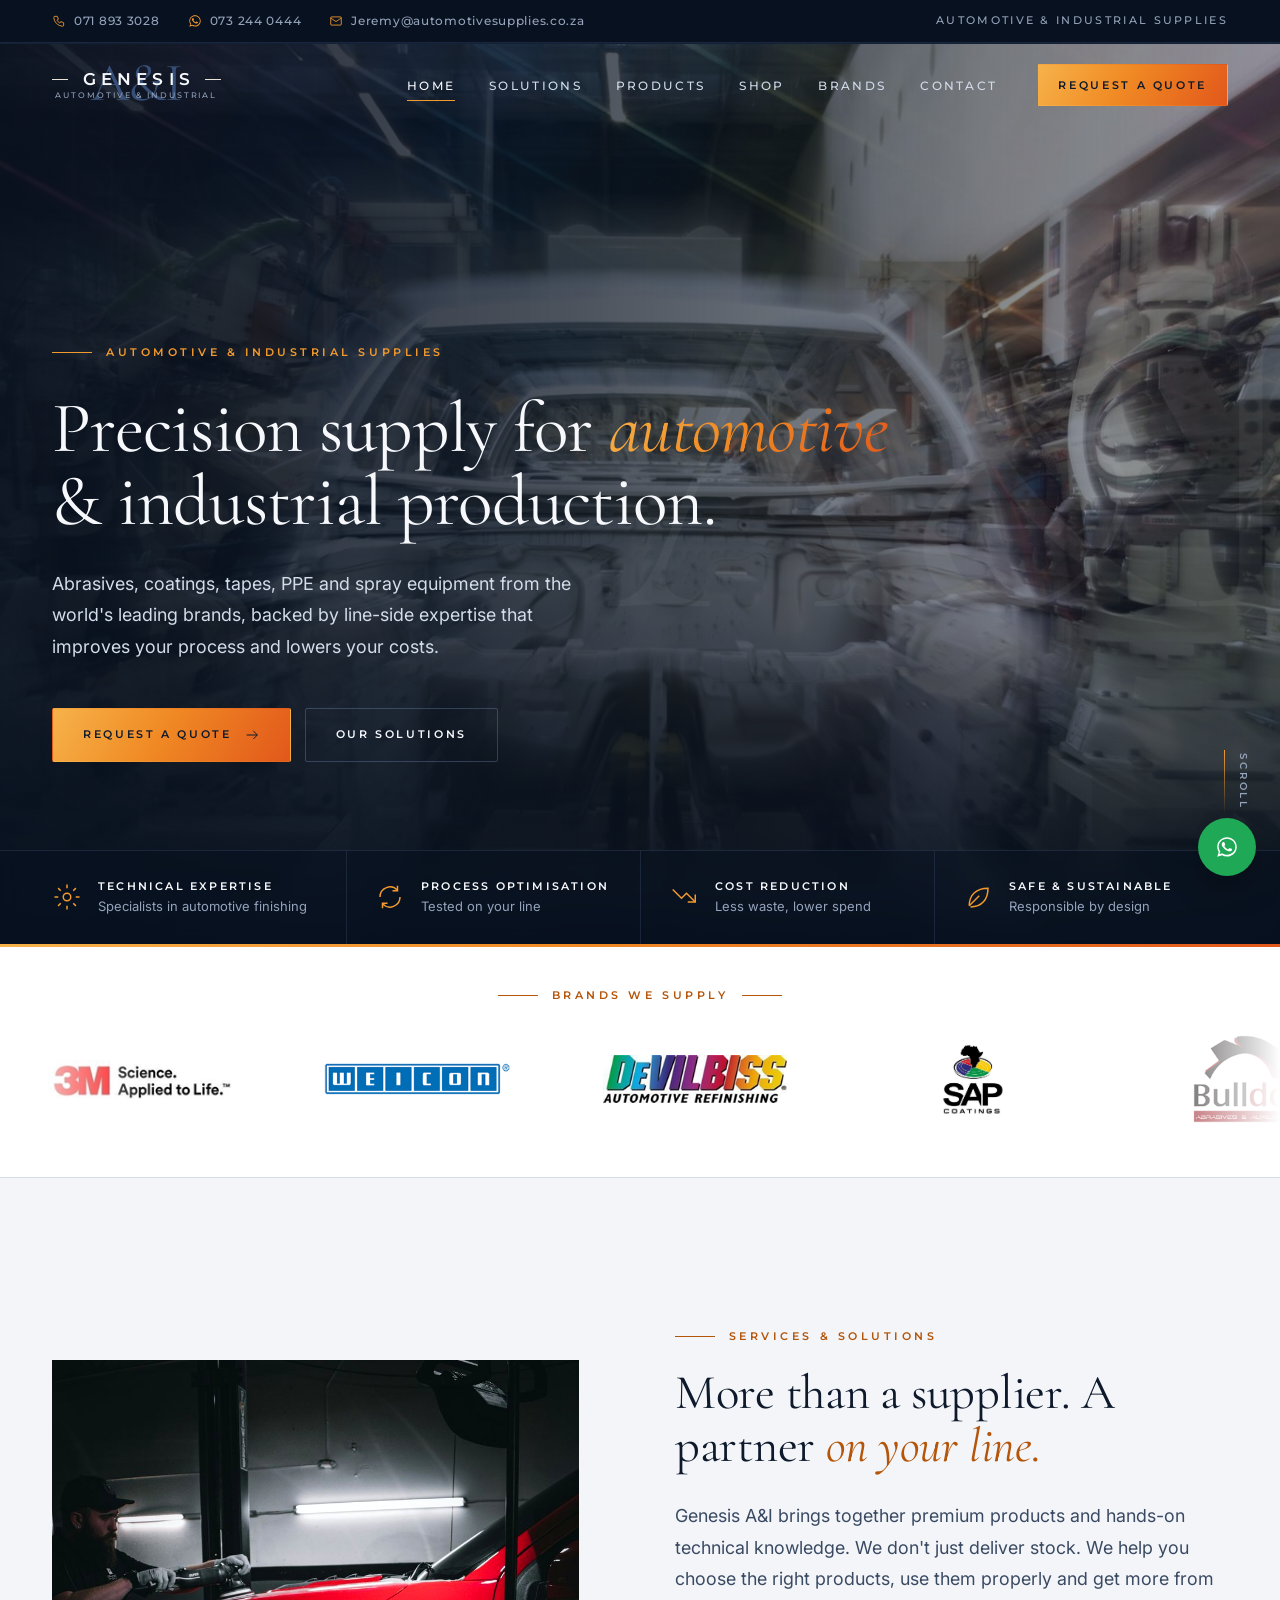
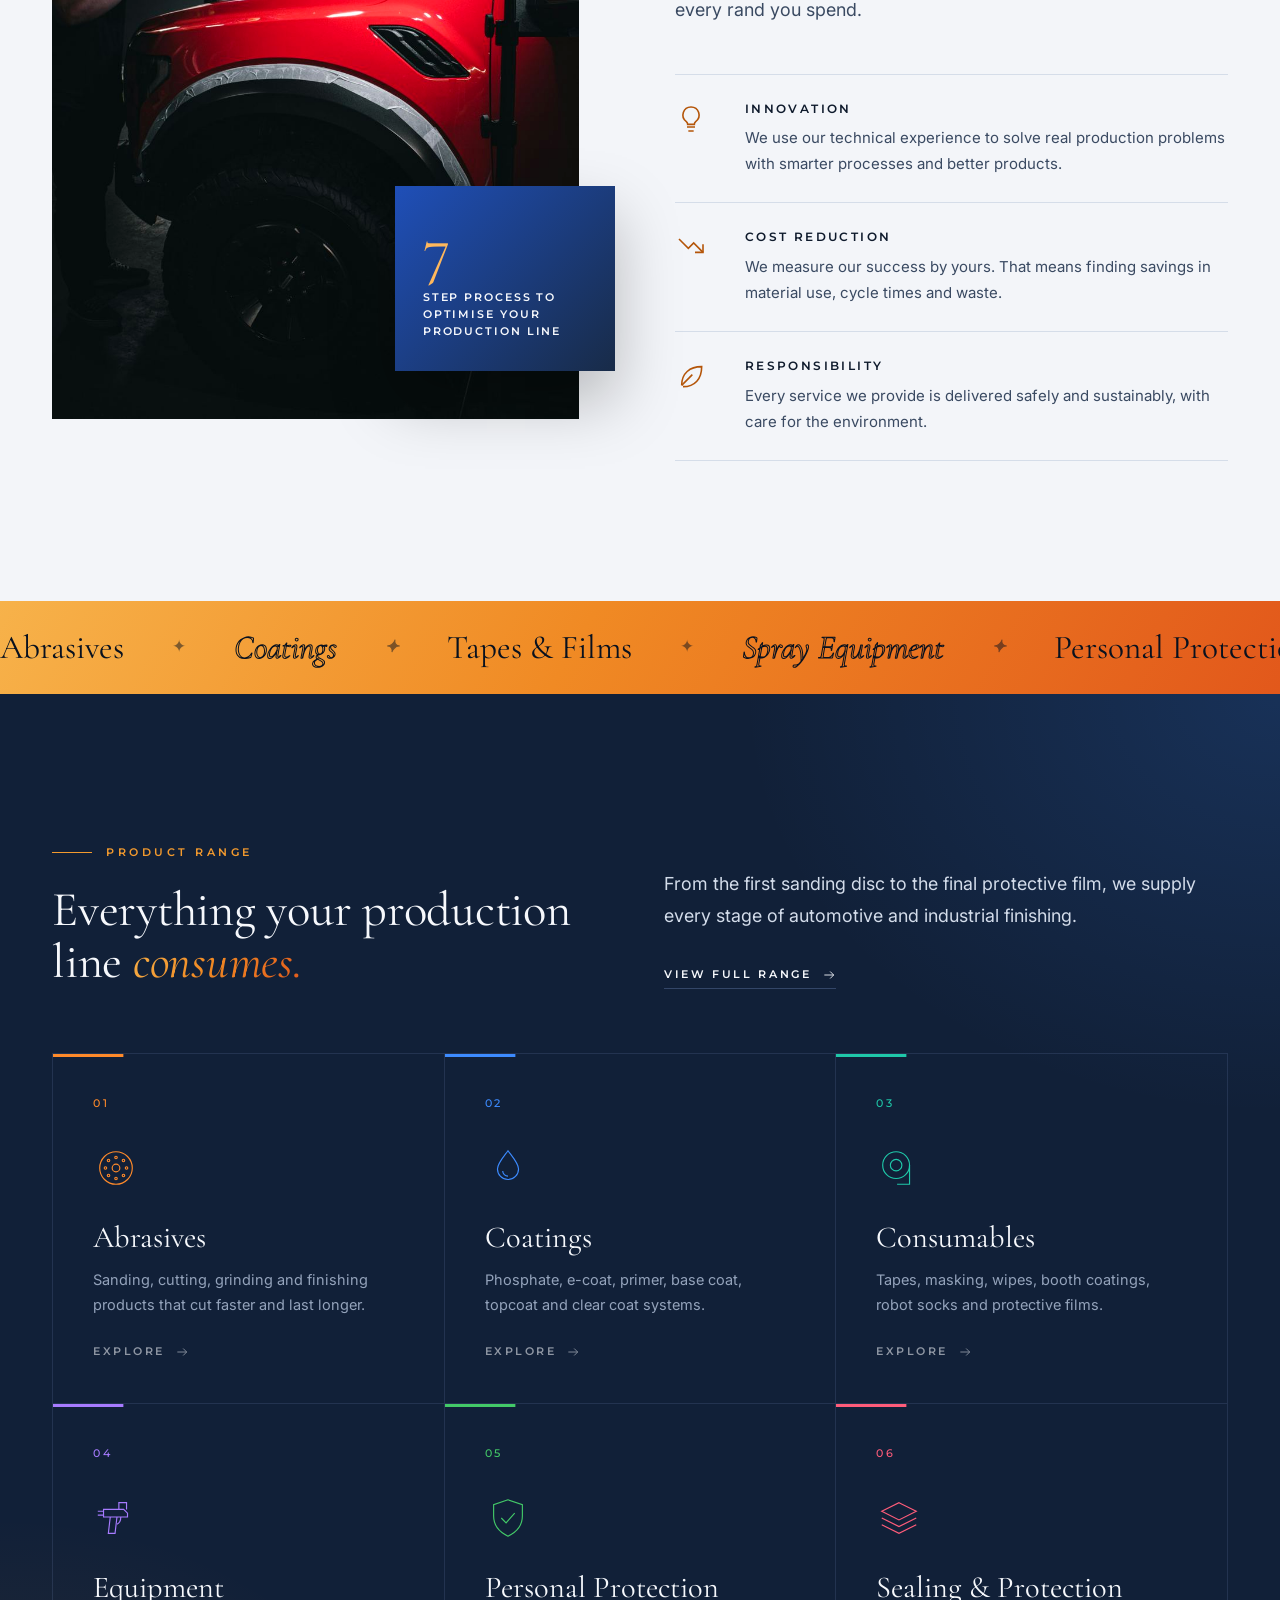
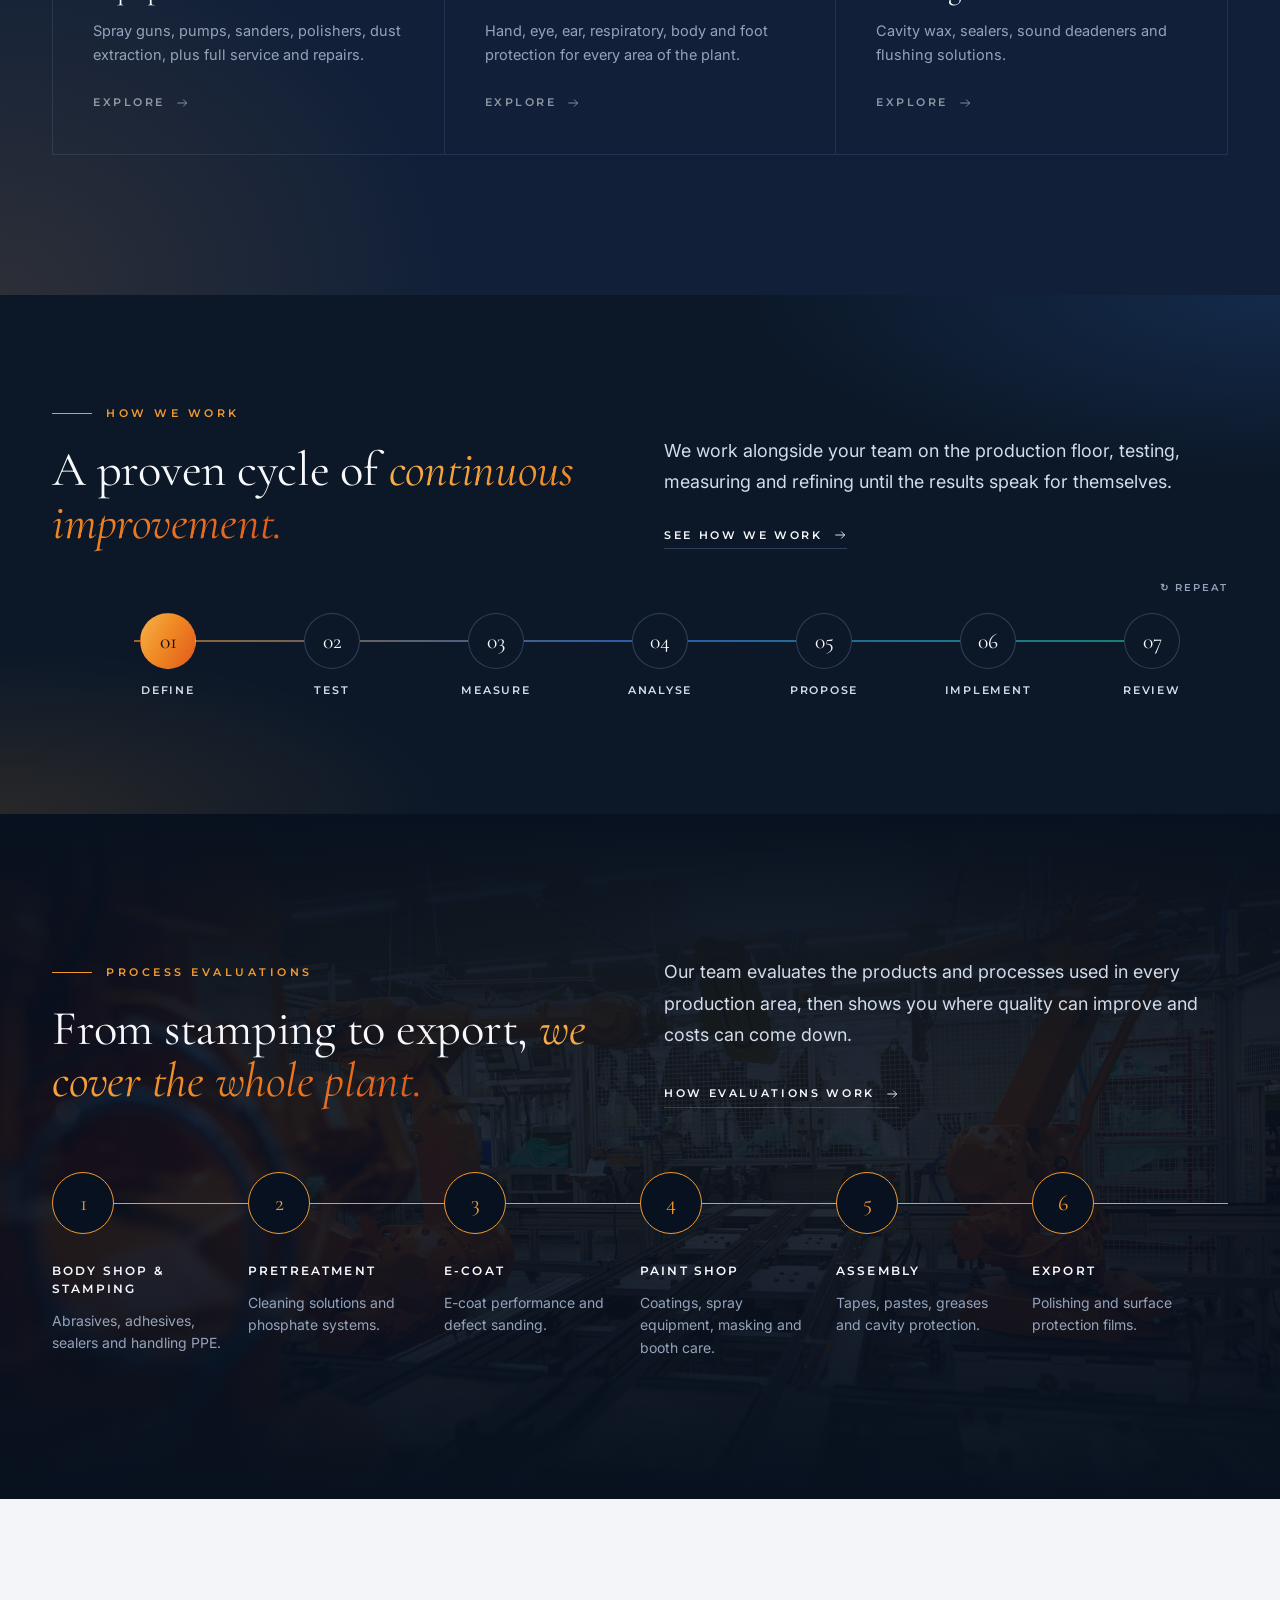
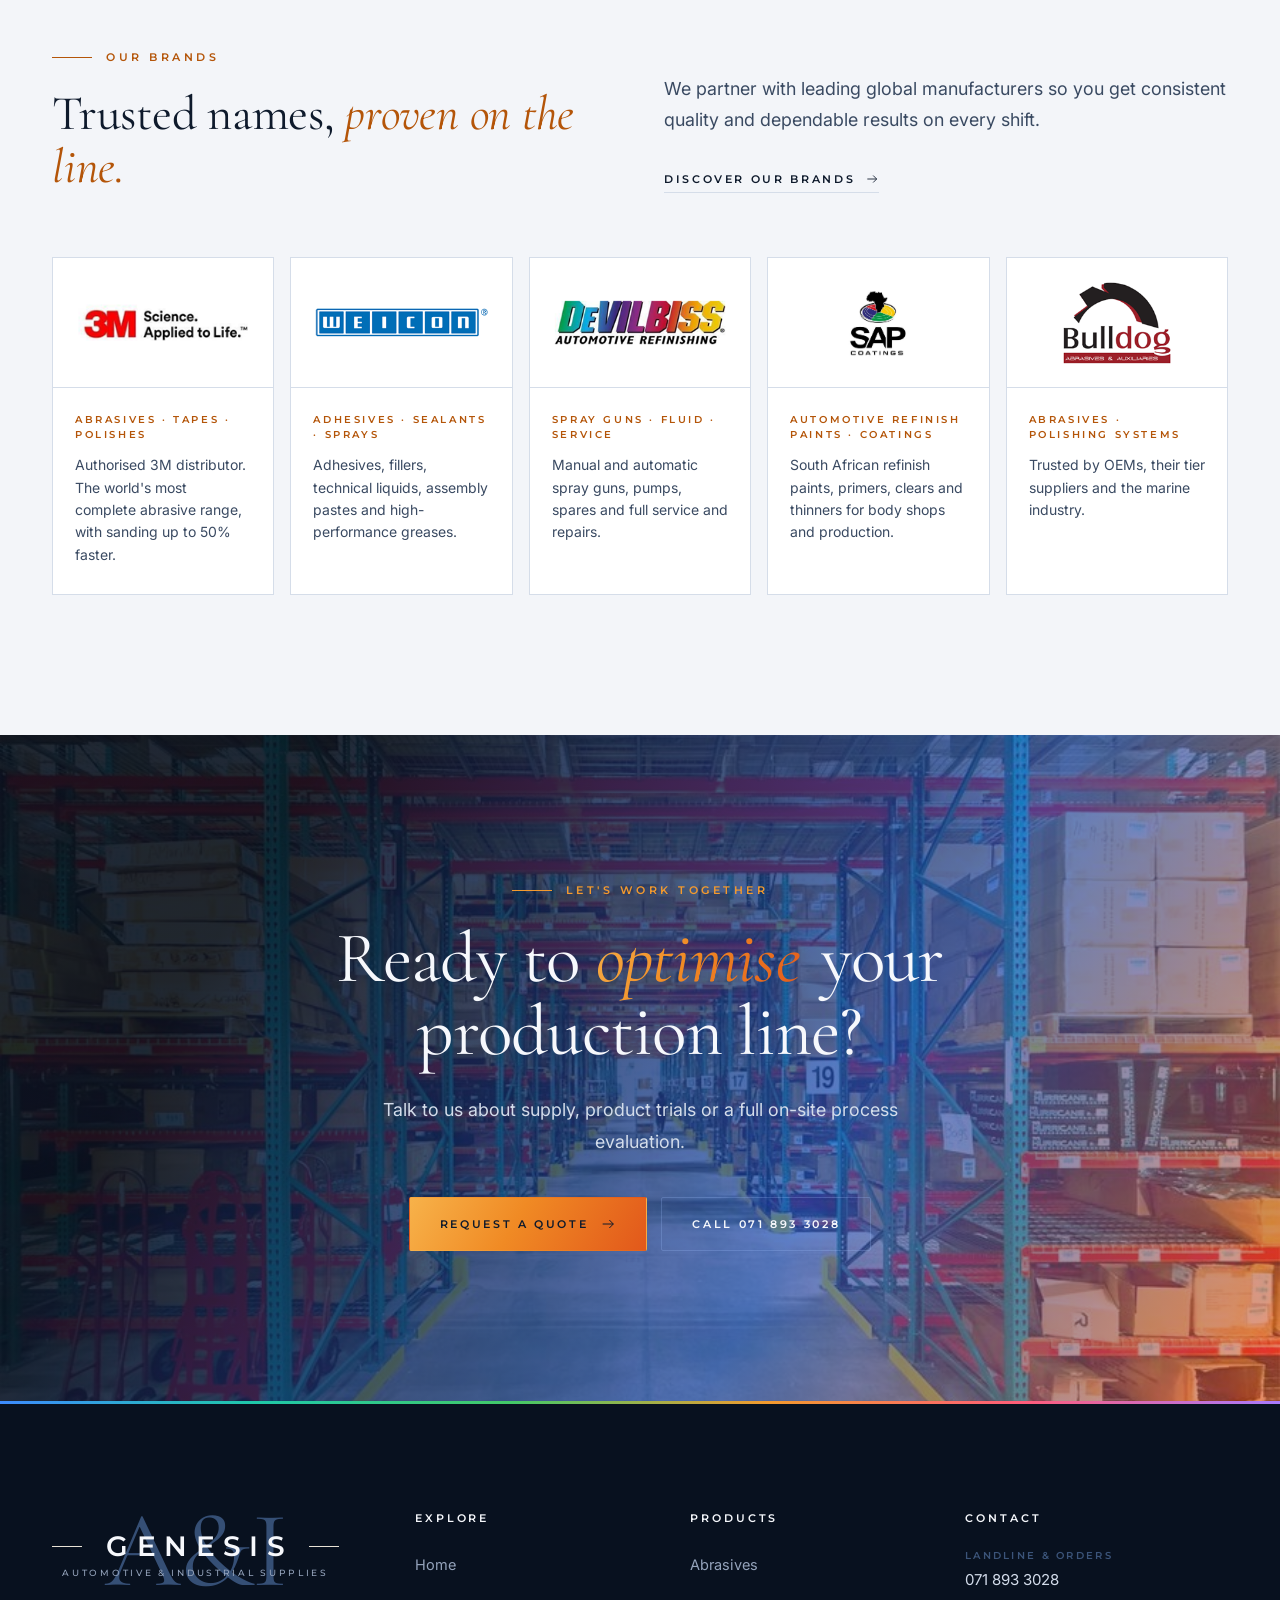
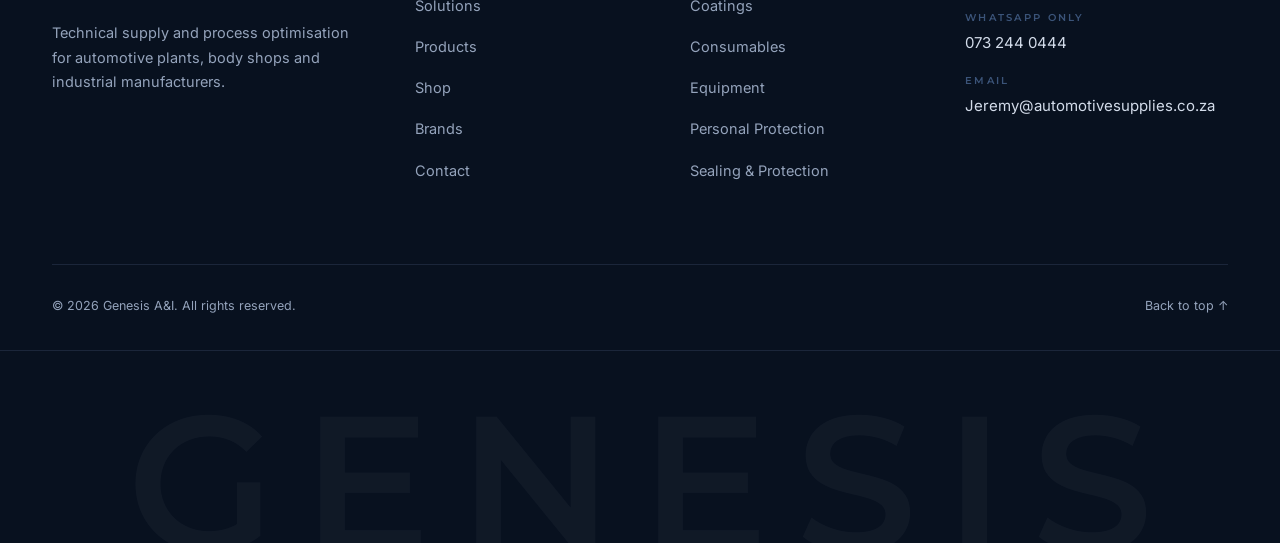
<file: index.html>
<!doctype html>
<html lang="en-ZA">
<head>
  <meta charset="utf-8">
  <meta name="viewport" content="width=device-width, initial-scale=1">
  <title>Genesis A&amp;I | Automotive &amp; Industrial Supplies</title>
  <meta name="description" content="Genesis A&I supplies abrasives, coatings, tapes, PPE, spray equipment and technical consumables to automotive plants, body shops and industry, backed by line-side process optimisation that lowers your costs.">
  <meta property="og:title" content="Genesis A&I | Automotive & Industrial Supplies">
  <meta property="og:description" content="Technical supply and process optimisation for automotive and industrial production.">
  <meta property="og:image" content="assets/logo.png">
  <meta name="theme-color" content="#0c1828">
  <link rel="icon" href="assets/logo.png">
  <link rel="preconnect" href="https://fonts.googleapis.com">
  <link rel="preconnect" href="https://fonts.gstatic.com" crossorigin>
  <link href="https://fonts.googleapis.com/css2?family=Cormorant+Garamond:ital,wght@0,300;0,400;0,500;1,400&family=Inter:wght@400;500&family=Montserrat:wght@500;600&display=swap" rel="stylesheet">
  <link rel="stylesheet" href="styles.css">
  <script>document.documentElement.classList.add('js')</script>
</head>
<body>

  <!-- ============ TOP BAR ============ -->
  <div class="topbar">
    <div class="container">
      <div class="topbar-contacts">
        <a href="tel:+27718933028"><svg viewBox="0 0 24 24" fill="none" stroke="currentColor" stroke-width="1.5"><path d="M5 4h4l2 5-2.5 1.5a11 11 0 0 0 5 5L15 13l5 2v4a2 2 0 0 1-2 2A16 16 0 0 1 3 6a2 2 0 0 1 2-2"/></svg>071 893 3028</a>
        <a href="https://wa.me/27732440444" target="_blank" rel="noopener"><svg viewBox="0 0 32 32"><path fill="currentColor" d="M16 3C8.8 3 3 8.7 3 15.8c0 2.5.7 4.9 2 7L3 29l6.4-2c2 1.1 4.3 1.7 6.6 1.7 7.2 0 13-5.7 13-12.8S23.2 3 16 3zm0 23.4c-2.1 0-4.1-.6-5.9-1.7l-.4-.3-3.8 1.2 1.2-3.7-.3-.4c-1.2-1.8-1.9-3.9-1.9-6.1C4.9 9.8 9.9 5 16 5s11.1 4.8 11.1 10.8S22.1 26.4 16 26.4zm6.1-8c-.3-.2-2-1-2.3-1.1-.3-.1-.5-.2-.8.2-.2.3-.9 1.1-1.1 1.3-.2.2-.4.3-.7.1-.3-.2-1.4-.5-2.7-1.7-1-.9-1.7-2-1.9-2.3-.2-.3 0-.5.1-.7l.5-.6c.2-.2.2-.3.3-.6.1-.2 0-.4 0-.6l-1-2.5c-.3-.7-.5-.6-.8-.6h-.6c-.2 0-.6.1-.9.4-.3.3-1.2 1.1-1.2 2.8s1.2 3.2 1.4 3.5c.2.2 2.4 3.6 5.8 5 2.9 1.1 3.4.9 4 .8.6-.1 2-.8 2.3-1.6.3-.8.3-1.5.2-1.6-.1-.3-.3-.4-.6-.5z"/></svg>073 244 0444</a>
        <a class="hide-sm" href="mailto:Jeremy@automotivesupplies.co.za"><svg viewBox="0 0 24 24" fill="none" stroke="currentColor" stroke-width="1.5"><rect x="3" y="5" width="18" height="14" rx="1"/><path d="m3 7 9 6 9-6"/></svg>Jeremy@automotivesupplies.co.za</a>
      </div>
      <span class="topbar-note">Automotive &amp; Industrial Supplies</span>
    </div>
  </div>

  <!-- ============ HEADER ============ -->
  <header class="site-header is-home">
    <div class="container header-inner">
      <a href="index.html" class="logo" aria-label="Genesis A&amp;I home">
        <span class="logo-mark" aria-hidden="true">A&amp;I</span>
        <span class="logo-word"><span>GENESIS</span></span>
        <span class="logo-tag">Automotive &amp; Industrial</span>
      </a>
      <nav class="main-nav" aria-label="Main">
        <ul>
          <li><a class="nav-link active" href="index.html">Home</a></li>
          <li><a class="nav-link" href="solutions.html">Solutions</a></li>
          <li><a class="nav-link" href="products.html">Products</a></li>
          <li><a class="nav-link" href="shop.html">Shop</a></li>
          <li><a class="nav-link" href="brands.html">Brands</a></li>
          <li><a class="nav-link" href="contact.html">Contact</a></li>
        </ul>
        <a href="contact.html" class="btn btn-primary btn-sm">Request a Quote</a>
      </nav>
      <button class="nav-toggle" aria-label="Menu" aria-expanded="false"><span></span><span></span><span></span></button>
    </div>
  </header>

  <main>
    <!-- ============ HERO ============ -->
    <section class="hero">
      <div class="hero-bg"><img class="mono" src="assets/img/assembly.jpg" srcset="assets/img/assembly-sm.jpg 900w, assets/img/assembly.jpg 1920w" sizes="100vw" alt="Car bodies moving along a robotic automotive assembly line"></div>
      <div class="hero-watermark" aria-hidden="true">A&amp;I</div>
      <div class="container hero-content">
        <p class="eyebrow reveal">Automotive &amp; Industrial Supplies</p>
        <h1 class="h-display reveal" data-delay="1">Precision supply for <em>automotive</em> &amp; industrial production.</h1>
        <p class="lead reveal" data-delay="2">Abrasives, coatings, tapes, PPE and spray equipment from the world's leading brands, backed by line-side expertise that improves your process and lowers your costs.</p>
        <div class="hero-actions reveal" data-delay="3">
          <a href="contact.html" class="btn btn-primary">Request a Quote <svg viewBox="0 0 24 24" fill="none" stroke="currentColor" stroke-width="1.5"><path d="M4 12h16M14 6l6 6-6 6"/></svg></a>
          <a href="solutions.html" class="btn">Our Solutions</a>
        </div>
      </div>
      <div class="hero-pillars">
        <ul class="container">
          <li class="reveal"><svg viewBox="0 0 24 24" fill="none" stroke="currentColor" stroke-width="1.2"><circle cx="12" cy="12" r="3"/><path d="M12 2v3M12 19v3M2 12h3M19 12h3M4.9 4.9l2.1 2.1M17 17l2.1 2.1M4.9 19.1 7 17M17 7l2.1-2.1"/></svg><div><strong>Technical Expertise</strong><span>Specialists in automotive finishing</span></div></li>
          <li class="reveal" data-delay="1"><svg viewBox="0 0 24 24" fill="none" stroke="currentColor" stroke-width="1.2"><path d="M20 12a8 8 0 0 1-14 5.3M4 12a8 8 0 0 1 14-5.3"/><path d="M18 3v4h-4M6 21v-4h4"/></svg><div><strong>Process Optimisation</strong><span>Tested on your line</span></div></li>
          <li class="reveal" data-delay="2"><svg viewBox="0 0 24 24" fill="none" stroke="currentColor" stroke-width="1.2"><path d="M3 6l7 7 4-4 7 7"/><path d="M15 16h6v-6"/></svg><div><strong>Cost Reduction</strong><span>Less waste, lower spend</span></div></li>
          <li class="reveal" data-delay="3"><svg viewBox="0 0 24 24" fill="none" stroke="currentColor" stroke-width="1.2"><path d="M5 19c0-9 6-14 15-14 0 9-5 15-14 15"/><path d="M5 19 13 11"/></svg><div><strong>Safe &amp; Sustainable</strong><span>Responsible by design</span></div></li>
        </ul>
      </div>
      <span class="scroll-cue" aria-hidden="true">SCROLL</span>
    </section>

    <!-- ============ BRAND LOGO STRIP ============ -->
    <section class="logo-strip" aria-label="Brands we supply">
      <div class="logo-strip-label"><p class="eyebrow">Brands We Supply</p></div>
      <div class="logo-viewport">
        <div class="logo-track">
          <div class="logo-item"><img src="assets/brands/3m.png" alt="3M" loading="lazy"></div><div class="logo-item"><img src="assets/brands/weicon.png" alt="WEICON" loading="lazy"></div><div class="logo-item"><img src="assets/brands/devilbiss.png" alt="DeVilbiss Automotive Refinishing" loading="lazy"></div><div class="logo-item tall"><img src="assets/brands/sap.png" alt="SAP Coatings (Super Auto Paints)" loading="lazy"></div><div class="logo-item tall"><img src="assets/brands/bulldog.png" alt="Bulldog Abrasives & Auxiliaries" loading="lazy"></div>
          <div style="display:contents" aria-hidden="true"><div class="logo-item"><img src="assets/brands/3m.png" alt="" loading="lazy"></div><div class="logo-item"><img src="assets/brands/weicon.png" alt="" loading="lazy"></div><div class="logo-item"><img src="assets/brands/devilbiss.png" alt="" loading="lazy"></div><div class="logo-item tall"><img src="assets/brands/sap.png" alt="" loading="lazy"></div><div class="logo-item tall"><img src="assets/brands/bulldog.png" alt="" loading="lazy"></div><div class="logo-item"><img src="assets/brands/3m.png" alt="" loading="lazy"></div><div class="logo-item"><img src="assets/brands/weicon.png" alt="" loading="lazy"></div><div class="logo-item"><img src="assets/brands/devilbiss.png" alt="" loading="lazy"></div><div class="logo-item tall"><img src="assets/brands/sap.png" alt="" loading="lazy"></div><div class="logo-item tall"><img src="assets/brands/bulldog.png" alt="" loading="lazy"></div><div class="logo-item"><img src="assets/brands/3m.png" alt="" loading="lazy"></div><div class="logo-item"><img src="assets/brands/weicon.png" alt="" loading="lazy"></div><div class="logo-item"><img src="assets/brands/devilbiss.png" alt="" loading="lazy"></div><div class="logo-item tall"><img src="assets/brands/sap.png" alt="" loading="lazy"></div><div class="logo-item tall"><img src="assets/brands/bulldog.png" alt="" loading="lazy"></div></div>
        </div>
      </div>
    </section>

    <!-- ============ ABOUT ============ -->
    <section class="section light">
      <div class="container about-grid">
        <div class="about-media reveal">
          <div class="media reveal-color"><img class="mono" src="assets/img/polishing-sm.jpg" alt="Technician machine-polishing a vehicle's paintwork" loading="lazy"></div>
          <div class="about-badge">
            <div class="big">7</div>
            <p>Step process to optimise your production line</p>
          </div>
        </div>
        <div class="about-copy">
          <p class="eyebrow reveal">Services &amp; Solutions</p>
          <h2 class="h-section reveal" data-delay="1">More than a supplier. A partner <em>on your line.</em></h2>
          <p class="lead reveal" data-delay="2">Genesis A&amp;I brings together premium products and hands-on technical knowledge. We don't just deliver stock. We help you choose the right products, use them properly and get more from every rand you spend.</p>
          <ul class="values">
            <li class="reveal">
              <svg viewBox="0 0 24 24" fill="none" stroke="currentColor" stroke-width="1.2"><path d="M9 18h6M10 21h4M12 3a6 6 0 0 0-3.5 10.9c.6.5 1 1.2 1 2.1h5c0-.9.4-1.6 1-2.1A6 6 0 0 0 12 3z"/></svg>
              <div><h3>Innovation</h3><p>We use our technical experience to solve real production problems with smarter processes and better products.</p></div>
            </li>
            <li class="reveal" data-delay="1">
              <svg viewBox="0 0 24 24" fill="none" stroke="currentColor" stroke-width="1.2"><path d="M3 6l7 7 4-4 7 7"/><path d="M15 16h6v-6"/></svg>
              <div><h3>Cost Reduction</h3><p>We measure our success by yours. That means finding savings in material use, cycle times and waste.</p></div>
            </li>
            <li class="reveal" data-delay="2">
              <svg viewBox="0 0 24 24" fill="none" stroke="currentColor" stroke-width="1.2"><path d="M5 19c0-9 6-14 15-14 0 9-5 15-14 15"/><path d="M5 19 13 11"/></svg>
              <div><h3>Responsibility</h3><p>Every service we provide is delivered safely and sustainably, with care for the environment.</p></div>
            </li>
          </ul>
        </div>
      </div>
    </section>

    <!-- ============ MARQUEE ============ -->
    <div class="marquee" aria-hidden="true">
      <div class="marquee-track">
        <span>Abrasives</span><span>Coatings</span><span>Tapes &amp; Films</span><span>Spray Equipment</span><span>Personal Protection</span><span>Adhesives &amp; Sealants</span><span>Polishing Systems</span><span>Technical Liquids</span>
        <span>Abrasives</span><span>Coatings</span><span>Tapes &amp; Films</span><span>Spray Equipment</span><span>Personal Protection</span><span>Adhesives &amp; Sealants</span><span>Polishing Systems</span><span>Technical Liquids</span>
      </div>
    </div>

    <!-- ============ CATEGORIES ============ -->
    <section class="section dark">
      <div class="container">
        <div class="section-head split">
          <div>
            <p class="eyebrow reveal">Product Range</p>
            <h2 class="h-section reveal" data-delay="1" style="margin-top:22px">Everything your production line <em>consumes.</em></h2>
          </div>
          <div class="reveal" data-delay="2">
            <p class="lead">From the first sanding disc to the final protective film, we supply every stage of automotive and industrial finishing.</p>
            <p style="margin-top:28px"><a class="link-arrow" href="products.html">View full range <svg viewBox="0 0 24 24" fill="none" stroke="currentColor" stroke-width="1.5"><path d="M4 12h16M14 6l6 6-6 6"/></svg></a></p>
          </div>
        </div>

        <div class="cat-grid">
          <a class="cat-card reveal" href="products.html#abrasives">
            <span class="cat-num">01</span>
            <svg class="icon" viewBox="0 0 48 48" fill="none" stroke="currentColor" stroke-width="1.2"><circle cx="24" cy="24" r="17"/><circle cx="24" cy="24" r="4"/><circle cx="24" cy="13" r="1.3"/><circle cx="24" cy="35" r="1.3"/><circle cx="13" cy="24" r="1.3"/><circle cx="35" cy="24" r="1.3"/><circle cx="16.2" cy="16.2" r="1.3"/><circle cx="31.8" cy="31.8" r="1.3"/><circle cx="31.8" cy="16.2" r="1.3"/><circle cx="16.2" cy="31.8" r="1.3"/></svg>
            <h3>Abrasives</h3>
            <p>Sanding, cutting, grinding and finishing products that cut faster and last longer.</p>
            <span class="cat-more">Explore <svg viewBox="0 0 24 24" fill="none" stroke="currentColor" stroke-width="1.5"><path d="M4 12h16M14 6l6 6-6 6"/></svg></span>
          </a>
          <a class="cat-card reveal" data-delay="1" href="products.html#coatings">
            <span class="cat-num">02</span>
            <svg class="icon" viewBox="0 0 48 48" fill="none" stroke="currentColor" stroke-width="1.2"><path d="M24 6c6 8 11 13.5 11 19a11 11 0 0 1-22 0c0-5.5 5-11 11-19z"/><path d="M18.5 27a5.5 5.5 0 0 0 5.5 5.5"/></svg>
            <h3>Coatings</h3>
            <p>Phosphate, e-coat, primer, base coat, topcoat and clear coat systems.</p>
            <span class="cat-more">Explore <svg viewBox="0 0 24 24" fill="none" stroke="currentColor" stroke-width="1.5"><path d="M4 12h16M14 6l6 6-6 6"/></svg></span>
          </a>
          <a class="cat-card reveal" data-delay="2" href="products.html#consumables">
            <span class="cat-num">03</span>
            <svg class="icon" viewBox="0 0 48 48" fill="none" stroke="currentColor" stroke-width="1.2"><circle cx="21" cy="21" r="14"/><circle cx="21" cy="21" r="6"/><path d="M35 21v20H22"/></svg>
            <h3>Consumables</h3>
            <p>Tapes, masking, wipes, booth coatings, robot socks and protective films.</p>
            <span class="cat-more">Explore <svg viewBox="0 0 24 24" fill="none" stroke="currentColor" stroke-width="1.5"><path d="M4 12h16M14 6l6 6-6 6"/></svg></span>
          </a>
          <a class="cat-card reveal" href="products.html#equipment">
            <span class="cat-num">04</span>
            <svg class="icon" viewBox="0 0 48 48" fill="none" stroke="currentColor" stroke-width="1.2"><path d="M11 15h21l4 4v4H11z"/><path d="M5 17h6M5 21h6"/><path d="M27 15V8h8v7"/><path d="M25 23l-2 17h-7l2-17"/><path d="M29 23c0 4-1.5 6.5-4 7.5"/></svg>
            <h3>Equipment</h3>
            <p>Spray guns, pumps, sanders, polishers, dust extraction, plus full service and repairs.</p>
            <span class="cat-more">Explore <svg viewBox="0 0 24 24" fill="none" stroke="currentColor" stroke-width="1.5"><path d="M4 12h16M14 6l6 6-6 6"/></svg></span>
          </a>
          <a class="cat-card reveal" data-delay="1" href="products.html#ppe">
            <span class="cat-num">05</span>
            <svg class="icon" viewBox="0 0 48 48" fill="none" stroke="currentColor" stroke-width="1.2"><path d="M24 5 9 10v12c0 10 6.5 17 15 21 8.5-4 15-11 15-21V10z"/><path d="m17 24 5 5 9-10"/></svg>
            <h3>Personal Protection</h3>
            <p>Hand, eye, ear, respiratory, body and foot protection for every area of the plant.</p>
            <span class="cat-more">Explore <svg viewBox="0 0 24 24" fill="none" stroke="currentColor" stroke-width="1.5"><path d="M4 12h16M14 6l6 6-6 6"/></svg></span>
          </a>
          <a class="cat-card reveal" data-delay="2" href="products.html#sealing">
            <span class="cat-num">06</span>
            <svg class="icon" viewBox="0 0 48 48" fill="none" stroke="currentColor" stroke-width="1.2"><path d="M24 8 42 17 24 26 6 17z"/><path d="m6 24 18 9 18-9"/><path d="m6 31 18 9 18-9"/></svg>
            <h3>Sealing &amp; Protection</h3>
            <p>Cavity wax, sealers, sound deadeners and flushing solutions.</p>
            <span class="cat-more">Explore <svg viewBox="0 0 24 24" fill="none" stroke="currentColor" stroke-width="1.5"><path d="M4 12h16M14 6l6 6-6 6"/></svg></span>
          </a>
        </div>
      </div>
    </section>

    <!-- ============ PROCESS (teaser; full method on solutions.html#method) ============ -->
    <section class="section darker tight">
      <div class="container">
        <div class="section-head split">
          <div>
            <p class="eyebrow reveal">How We Work</p>
            <h2 class="h-section reveal" data-delay="1" style="margin-top:22px">A proven cycle of <em>continuous improvement.</em></h2>
          </div>
          <div class="reveal" data-delay="2">
            <p class="lead">We work alongside your team on the production floor, testing, measuring and refining until the results speak for themselves.</p>
            <p style="margin-top:22px"><a class="link-arrow" href="solutions.html#method">See how we work <svg viewBox="0 0 24 24" fill="none" stroke="currentColor" stroke-width="1.5"><path d="M4 12h16M14 6l6 6-6 6"/></svg></a></p>
          </div>
        </div>
        <ol class="cycle reveal" data-delay="3" aria-label="Our seven-step process">
          <li><span class="n">01</span>Define</li>
          <li><span class="n">02</span>Test</li>
          <li><span class="n">03</span>Measure</li>
          <li><span class="n">04</span>Analyse</li>
          <li><span class="n">05</span>Propose</li>
          <li><span class="n">06</span>Implement</li>
          <li><span class="n">07</span>Review</li>
        </ol>
      </div>
    </section>

    <!-- ============ PRODUCTION LINE ============ -->
    <section class="section line-section">
      <div class="bg"><img class="mono" src="assets/img/robots.jpg" srcset="assets/img/robots-sm.jpg 900w, assets/img/robots.jpg 1920w" sizes="100vw" alt="" loading="lazy"></div>
      <div class="container">
        <div class="section-head split">
          <div>
            <p class="eyebrow reveal">Process Evaluations</p>
            <h2 class="h-section reveal" data-delay="1" style="margin-top:22px">From stamping to export, <em>we cover the whole plant.</em></h2>
          </div>
          <div class="reveal" data-delay="2">
            <p class="lead">Our team evaluates the products and processes used in every production area, then shows you where quality can improve and costs can come down.</p>
            <p style="margin-top:28px"><a class="link-arrow" href="solutions.html#areas">How evaluations work <svg viewBox="0 0 24 24" fill="none" stroke="currentColor" stroke-width="1.5"><path d="M4 12h16M14 6l6 6-6 6"/></svg></a></p>
          </div>
        </div>
        <div class="line reveal">
          <div class="station"><div class="station-dot">1</div><h3>Body Shop &amp; Stamping</h3><p>Abrasives, adhesives, sealers and handling PPE.</p></div>
          <div class="station"><div class="station-dot">2</div><h3>Pretreatment</h3><p>Cleaning solutions and phosphate systems.</p></div>
          <div class="station"><div class="station-dot">3</div><h3>E-Coat</h3><p>E-coat performance and defect sanding.</p></div>
          <div class="station"><div class="station-dot">4</div><h3>Paint Shop</h3><p>Coatings, spray equipment, masking and booth care.</p></div>
          <div class="station"><div class="station-dot">5</div><h3>Assembly</h3><p>Tapes, pastes, greases and cavity protection.</p></div>
          <div class="station"><div class="station-dot">6</div><h3>Export</h3><p>Polishing and surface protection films.</p></div>
        </div>
      </div>
    </section>

    <!-- ============ BRANDS ============ -->
    <section class="section light">
      <div class="container">
        <div class="section-head split">
          <div>
            <p class="eyebrow reveal">Our Brands</p>
            <h2 class="h-section reveal" data-delay="1" style="margin-top:22px">Trusted names, <em>proven on the line.</em></h2>
          </div>
          <div class="reveal" data-delay="2">
            <p class="lead">We partner with leading global manufacturers so you get consistent quality and dependable results on every shift.</p>
            <p style="margin-top:28px"><a class="link-arrow" href="brands.html">Discover our brands <svg viewBox="0 0 24 24" fill="none" stroke="currentColor" stroke-width="1.5"><path d="M4 12h16M14 6l6 6-6 6"/></svg></a></p>
          </div>
        </div>
        <div class="brand-cards">
          <a class="brand-card reveal" href="brands.html#3m"><div class="bc-logo"><img src="assets/brands/3m.png" alt="3M" loading="lazy"></div><div class="bc-body"><span class="brand-kind">Abrasives · Tapes · Polishes</span><p>Authorised 3M distributor. The world's most complete abrasive range, with sanding up to 50% faster.</p></div></a>
          <a class="brand-card reveal" data-delay="1" href="brands.html#weicon"><div class="bc-logo"><img src="assets/brands/weicon.png" alt="WEICON" loading="lazy"></div><div class="bc-body"><span class="brand-kind">Adhesives · Sealants · Sprays</span><p>Adhesives, fillers, technical liquids, assembly pastes and high-performance greases.</p></div></a>
          <a class="brand-card reveal" data-delay="2" href="brands.html#devilbiss"><div class="bc-logo"><img src="assets/brands/devilbiss.png" alt="DeVilbiss Automotive Refinishing" loading="lazy"></div><div class="bc-body"><span class="brand-kind">Spray Guns · Fluid · Service</span><p>Manual and automatic spray guns, pumps, spares and full service and repairs.</p></div></a>
          <a class="brand-card reveal" data-delay="3" href="brands.html#sap"><div class="bc-logo tall"><img src="assets/brands/sap.png" alt="SAP Coatings (Super Auto Paints)" loading="lazy"></div><div class="bc-body"><span class="brand-kind">Automotive Refinish Paints · Coatings</span><p>South African refinish paints, primers, clears and thinners for body shops and production.</p></div></a>
          <a class="brand-card reveal" data-delay="4" href="brands.html#bulldog"><div class="bc-logo tall"><img src="assets/brands/bulldog.png" alt="Bulldog Abrasives &amp; Auxiliaries" loading="lazy"></div><div class="bc-body"><span class="brand-kind">Abrasives · Polishing Systems</span><p>Trusted by OEMs, their tier suppliers and the marine industry.</p></div></a>
        </div>
      </div>
    </section>

    <!-- ============ CTA ============ -->
    <section class="cta-band">
      <div class="bg"><img class="mono" src="assets/img/warehouse-sm.jpg" alt="" loading="lazy"></div>
      <div class="container">
        <p class="eyebrow reveal">Let's Work Together</p>
        <h2 class="h-display reveal" data-delay="1">Ready to <em>optimise</em> your production line?</h2>
        <p class="lead reveal" data-delay="2">Talk to us about supply, product trials or a full on-site process evaluation.</p>
        <div class="hero-actions reveal" data-delay="3">
          <a href="contact.html" class="btn btn-primary">Request a Quote <svg viewBox="0 0 24 24" fill="none" stroke="currentColor" stroke-width="1.5"><path d="M4 12h16M14 6l6 6-6 6"/></svg></a>
          <a href="tel:+27718933028" class="btn">Call 071 893 3028</a>
        </div>
      </div>
    </section>
  </main>

  <!-- ============ FOOTER ============ -->
  <footer class="site-footer">
    <div class="container">
      <div class="footer-top">
        <div class="footer-brand">
          <a href="index.html" class="logo lg" aria-label="Genesis A&amp;I home">
            <span class="logo-mark" aria-hidden="true">A&amp;I</span>
            <span class="logo-word"><span>GENESIS</span></span>
            <span class="logo-tag">Automotive &amp; Industrial Supplies</span>
          </a>
          <p>Technical supply and process optimisation for automotive plants, body shops and industrial manufacturers.</p>
        </div>
        <div class="footer-col">
          <h4>Explore</h4>
          <ul>
            <li><a href="index.html">Home</a></li>
            <li><a href="solutions.html">Solutions</a></li>
            <li><a href="products.html">Products</a></li>
            <li><a href="shop.html">Shop</a></li>
            <li><a href="brands.html">Brands</a></li>
            <li><a href="contact.html">Contact</a></li>
          </ul>
        </div>
        <div class="footer-col">
          <h4>Products</h4>
          <ul>
            <li><a href="products.html#abrasives">Abrasives</a></li>
            <li><a href="products.html#coatings">Coatings</a></li>
            <li><a href="products.html#consumables">Consumables</a></li>
            <li><a href="products.html#equipment">Equipment</a></li>
            <li><a href="products.html#ppe">Personal Protection</a></li>
            <li><a href="products.html#sealing">Sealing &amp; Protection</a></li>
          </ul>
        </div>
        <div class="footer-col">
          <h4>Contact</h4>
          <div class="contact-li"><span class="k">Landline &amp; Orders</span><a href="tel:+27718933028">071 893 3028</a></div>
          <div class="contact-li"><span class="k">WhatsApp Only</span><a href="https://wa.me/27732440444" target="_blank" rel="noopener">073 244 0444</a></div>
          <div class="contact-li"><span class="k">Email</span><a href="mailto:Jeremy@automotivesupplies.co.za">Jeremy@automotivesupplies.co.za</a></div>
        </div>
      </div>
      <div class="footer-bottom">
        <span>&copy; <span data-year></span> Genesis A&amp;I. All rights reserved.</span>
        <a href="#" data-top>Back to top ↑</a>
      </div>
    </div>
    <div class="footer-word" aria-hidden="true"><span>GENESIS</span></div>
  </footer>

  <a href="https://wa.me/27732440444" class="wa-float" target="_blank" rel="noopener" aria-label="Chat with us on WhatsApp">
    <svg viewBox="0 0 32 32" aria-hidden="true"><path fill="currentColor" d="M16 3C8.8 3 3 8.7 3 15.8c0 2.5.7 4.9 2 7L3 29l6.4-2c2 1.1 4.3 1.7 6.6 1.7 7.2 0 13-5.7 13-12.8S23.2 3 16 3zm0 23.4c-2.1 0-4.1-.6-5.9-1.7l-.4-.3-3.8 1.2 1.2-3.7-.3-.4c-1.2-1.8-1.9-3.9-1.9-6.1C4.9 9.8 9.9 5 16 5s11.1 4.8 11.1 10.8S22.1 26.4 16 26.4zm6.1-8c-.3-.2-2-1-2.3-1.1-.3-.1-.5-.2-.8.2-.2.3-.9 1.1-1.1 1.3-.2.2-.4.3-.7.1-.3-.2-1.4-.5-2.7-1.7-1-.9-1.7-2-1.9-2.3-.2-.3 0-.5.1-.7l.5-.6c.2-.2.2-.3.3-.6.1-.2 0-.4 0-.6l-1-2.5c-.3-.7-.5-.6-.8-.6h-.6c-.2 0-.6.1-.9.4-.3.3-1.2 1.1-1.2 2.8s1.2 3.2 1.4 3.5c.2.2 2.4 3.6 5.8 5 2.9 1.1 3.4.9 4 .8.6-.1 2-.8 2.3-1.6.3-.8.3-1.5.2-1.6-.1-.3-.3-.4-.6-.5z"/></svg>
    <span class="wa-label">Chat on WhatsApp</span>
  </a>

  <script src="script.js"></script>
</body>
</html>
</file>
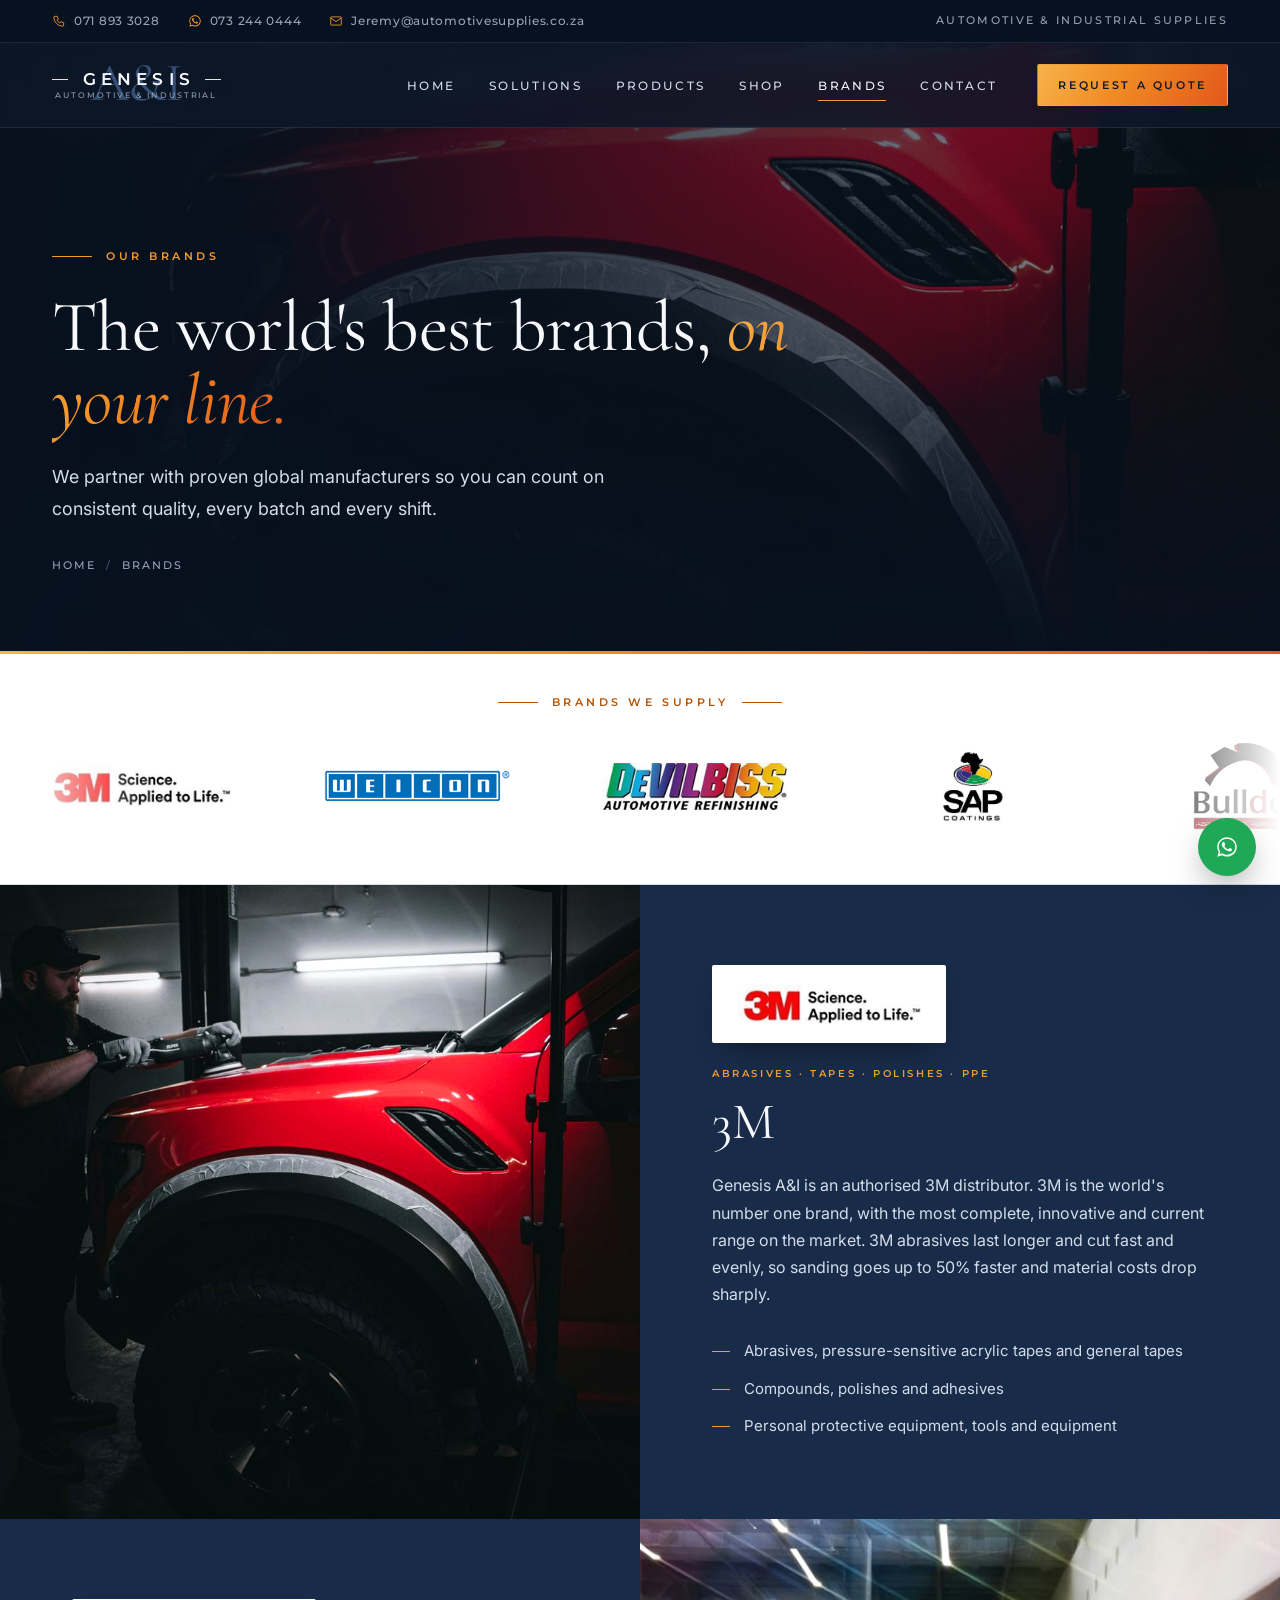
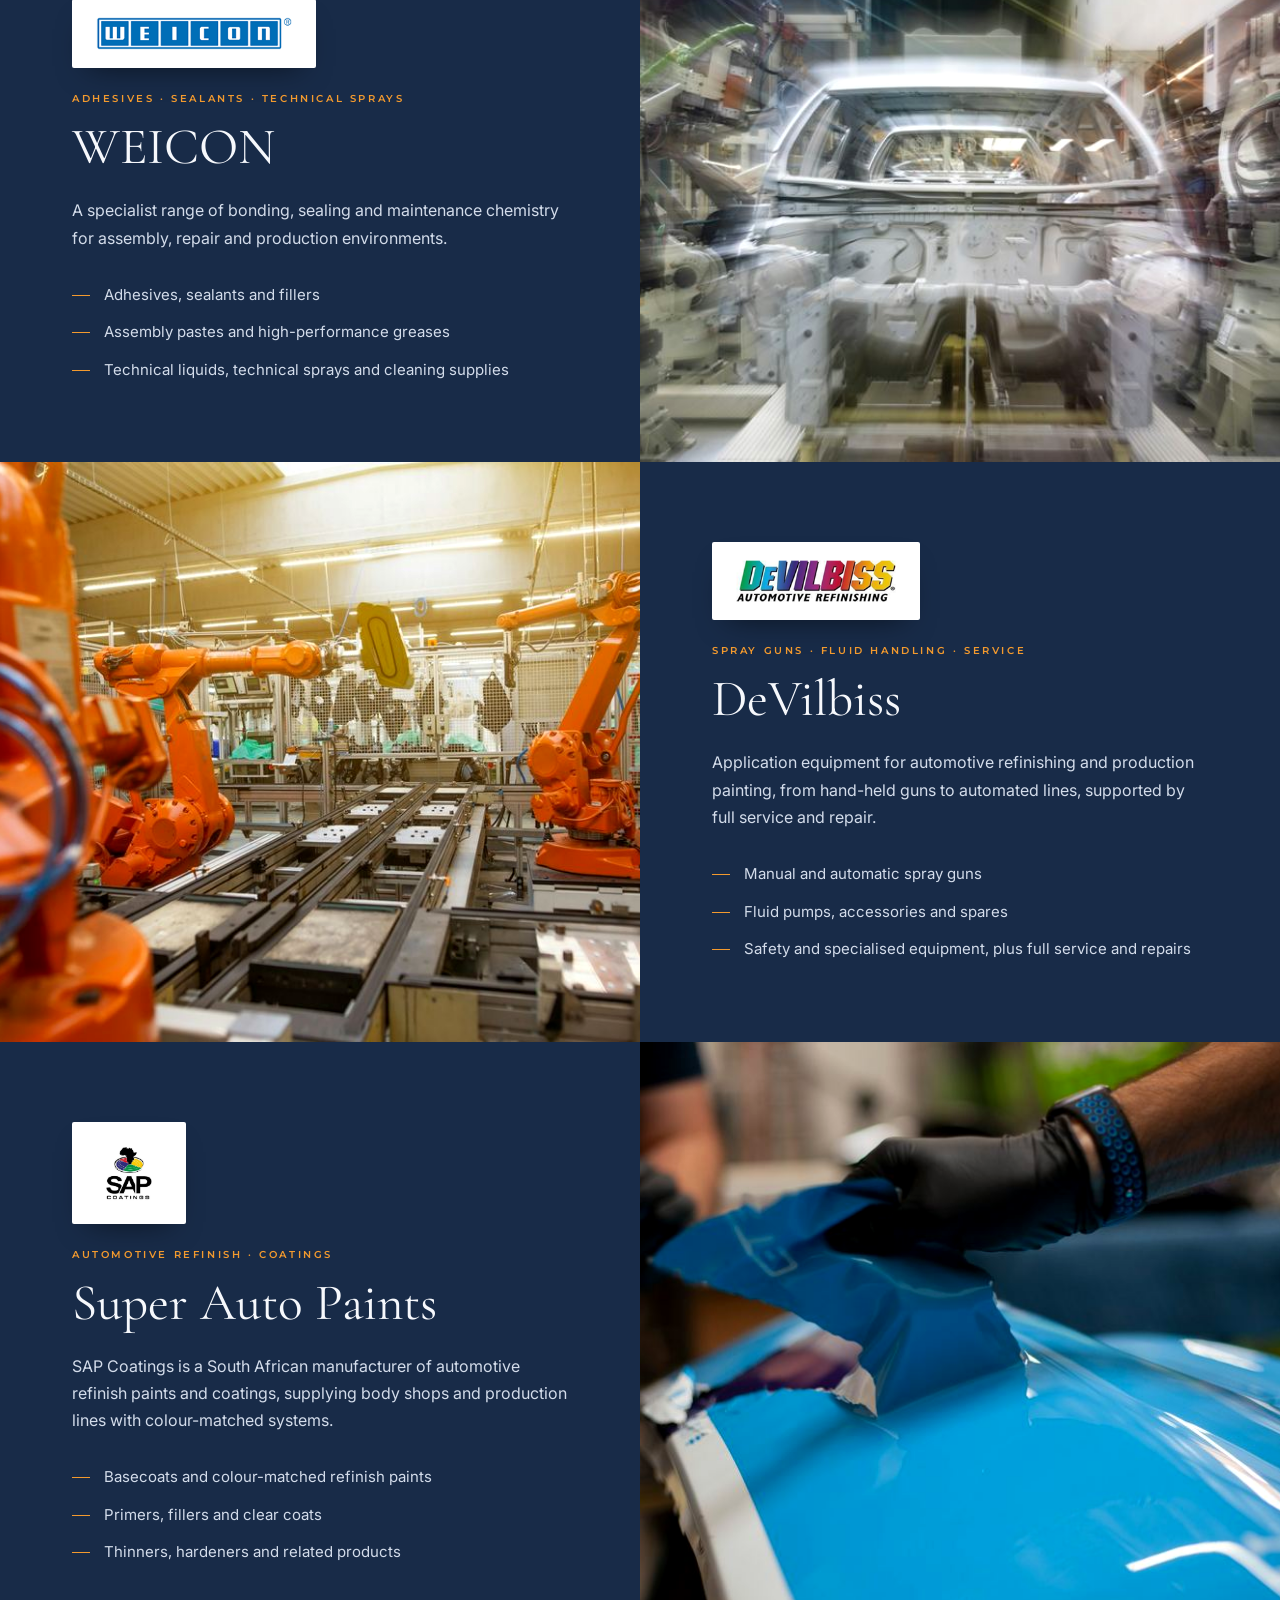
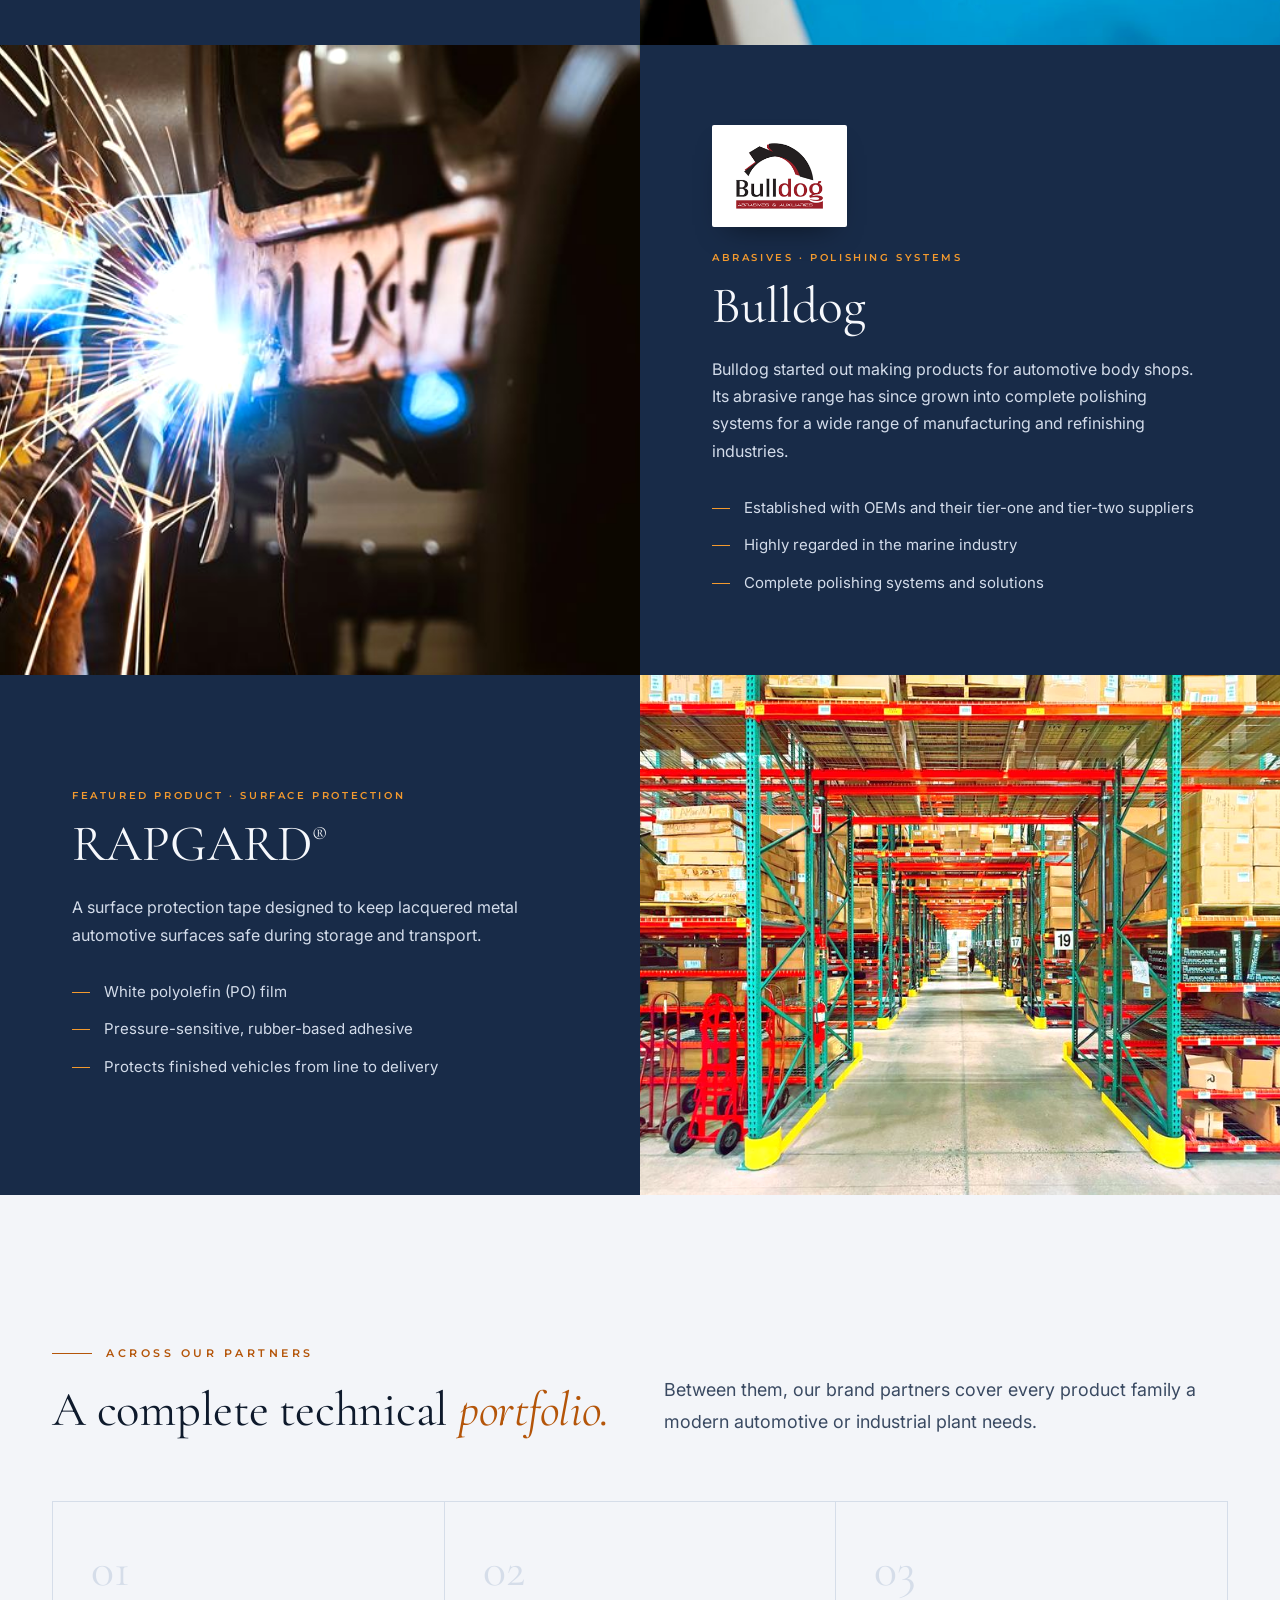
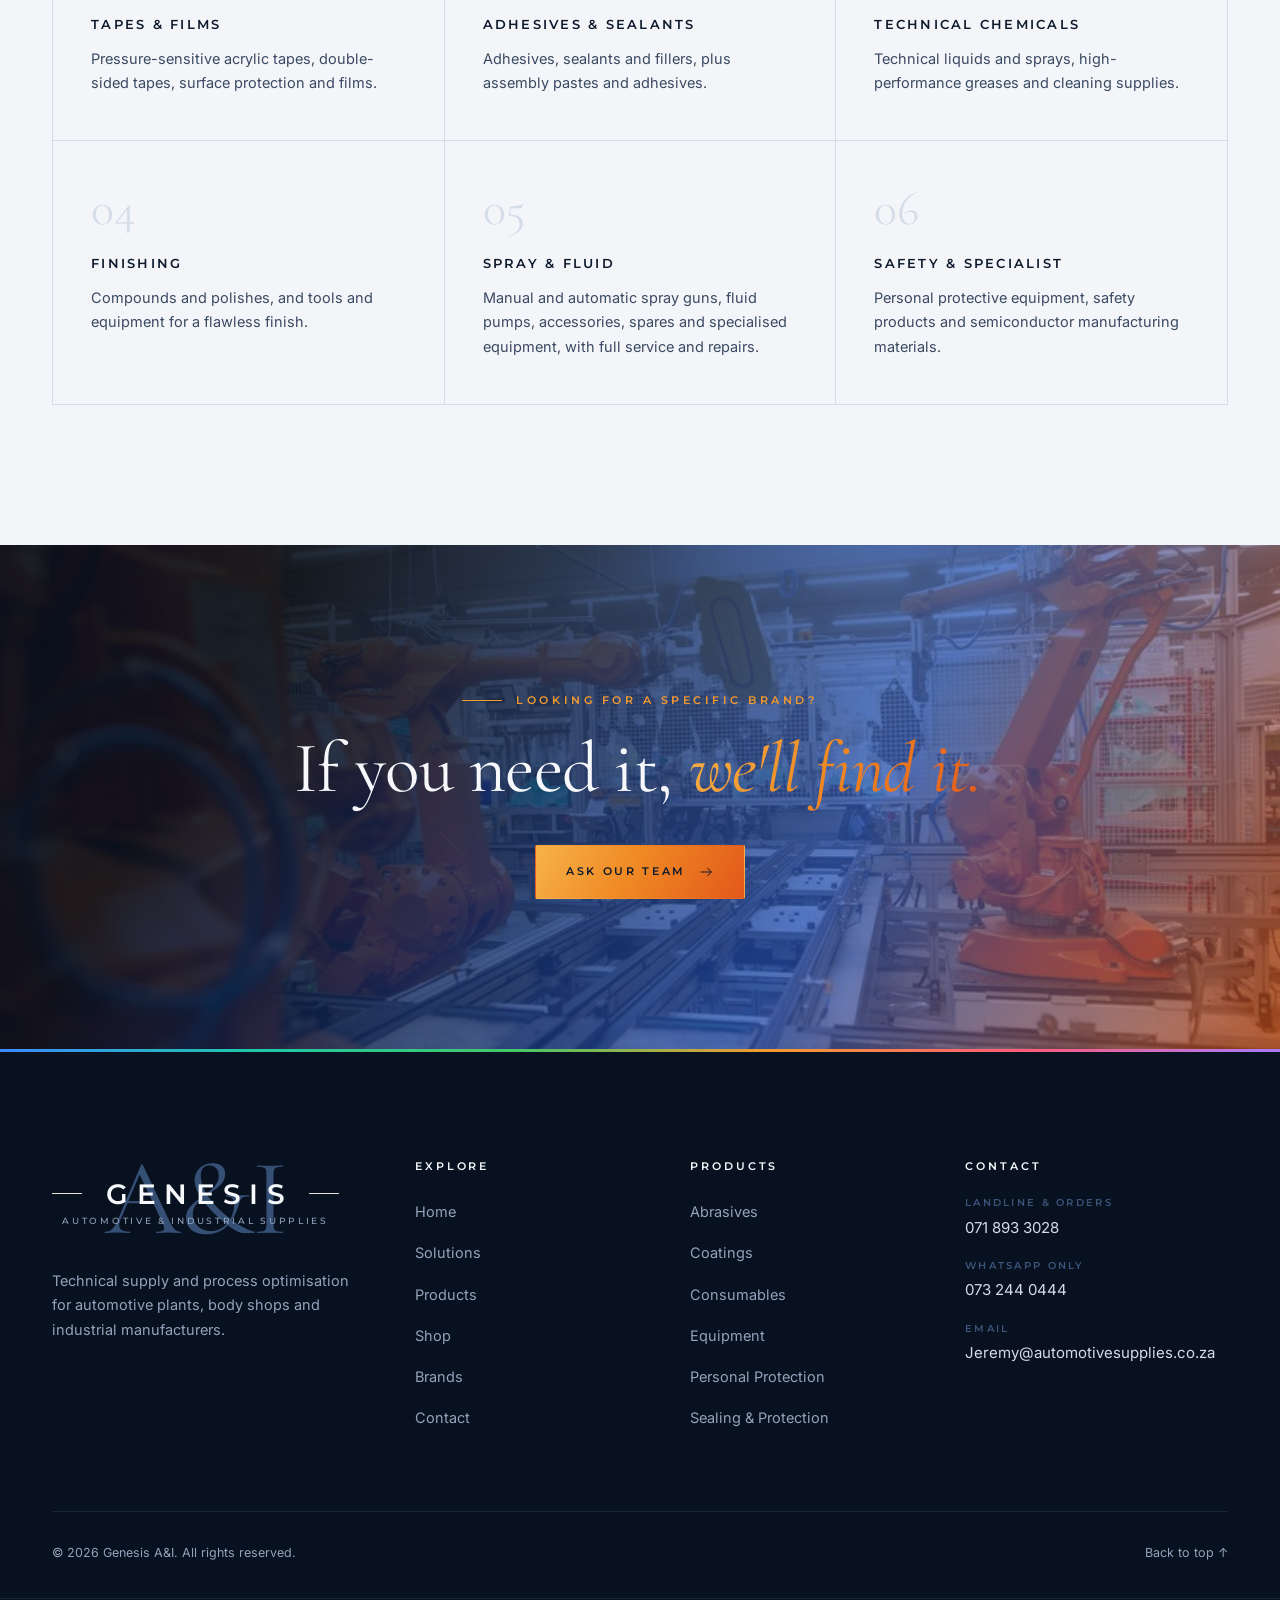
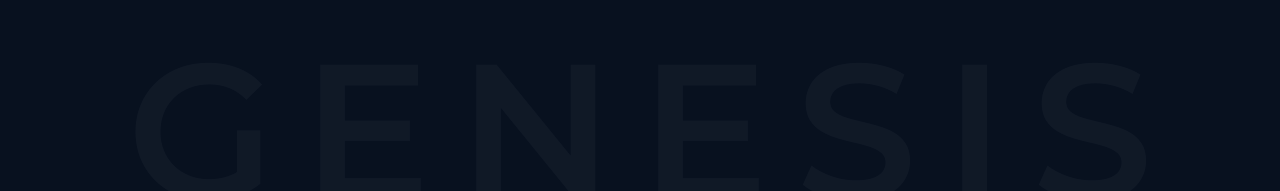
<file: brands.html>
<!doctype html>
<html lang="en-ZA">
<head>
  <meta charset="utf-8">
  <meta name="viewport" content="width=device-width, initial-scale=1">
  <title>Brands | Genesis A&amp;I</title>
  <meta name="description" content="Genesis A&I is an authorised 3M distributor and partners with leading global brands including WEICON, DeVilbiss, Super Auto Paints and Bulldog for abrasives, polishing systems and surface protection.">
  <meta property="og:title" content="Brands | Genesis A&amp;I">
  <meta property="og:description" content="Technical supply and process optimisation for automotive and industrial production.">
  <meta property="og:image" content="assets/logo.png">
  <meta name="theme-color" content="#0c1828">
  <link rel="icon" href="assets/logo.png">
  <link rel="preconnect" href="https://fonts.googleapis.com">
  <link rel="preconnect" href="https://fonts.gstatic.com" crossorigin>
  <link href="https://fonts.googleapis.com/css2?family=Cormorant+Garamond:ital,wght@0,300;0,400;0,500;1,400&family=Inter:wght@400;500&family=Montserrat:wght@500;600&display=swap" rel="stylesheet">
  <link rel="stylesheet" href="styles.css">
  <script>document.documentElement.classList.add('js')</script>
</head>
<body>

  <!-- ============ TOP BAR ============ -->
  <div class="topbar">
    <div class="container">
      <div class="topbar-contacts">
        <a href="tel:+27718933028"><svg viewBox="0 0 24 24" fill="none" stroke="currentColor" stroke-width="1.5"><path d="M5 4h4l2 5-2.5 1.5a11 11 0 0 0 5 5L15 13l5 2v4a2 2 0 0 1-2 2A16 16 0 0 1 3 6a2 2 0 0 1 2-2"/></svg>071 893 3028</a>
        <a href="https://wa.me/27732440444" target="_blank" rel="noopener"><svg viewBox="0 0 32 32"><path fill="currentColor" d="M16 3C8.8 3 3 8.7 3 15.8c0 2.5.7 4.9 2 7L3 29l6.4-2c2 1.1 4.3 1.7 6.6 1.7 7.2 0 13-5.7 13-12.8S23.2 3 16 3zm0 23.4c-2.1 0-4.1-.6-5.9-1.7l-.4-.3-3.8 1.2 1.2-3.7-.3-.4c-1.2-1.8-1.9-3.9-1.9-6.1C4.9 9.8 9.9 5 16 5s11.1 4.8 11.1 10.8S22.1 26.4 16 26.4zm6.1-8c-.3-.2-2-1-2.3-1.1-.3-.1-.5-.2-.8.2-.2.3-.9 1.1-1.1 1.3-.2.2-.4.3-.7.1-.3-.2-1.4-.5-2.7-1.7-1-.9-1.7-2-1.9-2.3-.2-.3 0-.5.1-.7l.5-.6c.2-.2.2-.3.3-.6.1-.2 0-.4 0-.6l-1-2.5c-.3-.7-.5-.6-.8-.6h-.6c-.2 0-.6.1-.9.4-.3.3-1.2 1.1-1.2 2.8s1.2 3.2 1.4 3.5c.2.2 2.4 3.6 5.8 5 2.9 1.1 3.4.9 4 .8.6-.1 2-.8 2.3-1.6.3-.8.3-1.5.2-1.6-.1-.3-.3-.4-.6-.5z"/></svg>073 244 0444</a>
        <a class="hide-sm" href="mailto:Jeremy@automotivesupplies.co.za"><svg viewBox="0 0 24 24" fill="none" stroke="currentColor" stroke-width="1.5"><rect x="3" y="5" width="18" height="14" rx="1"/><path d="m3 7 9 6 9-6"/></svg>Jeremy@automotivesupplies.co.za</a>
      </div>
      <span class="topbar-note">Automotive &amp; Industrial Supplies</span>
    </div>
  </div>

  <!-- ============ HEADER ============ -->
  <header class="site-header">
    <div class="container header-inner">
      <a href="index.html" class="logo" aria-label="Genesis A&amp;I home">
        <span class="logo-mark" aria-hidden="true">A&amp;I</span>
        <span class="logo-word"><span>GENESIS</span></span>
        <span class="logo-tag">Automotive &amp; Industrial</span>
      </a>
      <nav class="main-nav" aria-label="Main">
        <ul>
          <li><a class="nav-link" href="index.html">Home</a></li>
          <li><a class="nav-link" href="solutions.html">Solutions</a></li>
          <li><a class="nav-link" href="products.html">Products</a></li>
          <li><a class="nav-link" href="shop.html">Shop</a></li>
          <li><a class="nav-link active" href="brands.html">Brands</a></li>
          <li><a class="nav-link" href="contact.html">Contact</a></li>
        </ul>
        <a href="contact.html" class="btn btn-primary btn-sm">Request a Quote</a>
      </nav>
      <button class="nav-toggle" aria-label="Menu" aria-expanded="false"><span></span><span></span><span></span></button>
    </div>
  </header>

  <main>
    <section class="page-hero">
      <div class="hero-bg"><img class="mono" src="assets/img/polishing.jpg" srcset="assets/img/polishing-sm.jpg 900w, assets/img/polishing.jpg 1920w" sizes="100vw" alt="Technician machine-polishing a vehicle" style="object-position:center 55%"></div>
      <div class="container">
        <p class="eyebrow reveal">Our Brands</p>
        <h1 class="h-display reveal" data-delay="1">The world's best brands, <em>on your line.</em></h1>
        <p class="lead reveal" data-delay="2">We partner with proven global manufacturers so you can count on consistent quality, every batch and every shift.</p>
        <nav class="crumbs reveal" data-delay="3" aria-label="Breadcrumb"><a href="index.html">Home</a><span aria-hidden="true">/</span><span>Brands</span></nav>
      </div>
    </section>

    <!-- ============ BRAND LOGO STRIP ============ -->
    <section class="logo-strip" aria-label="Brands we supply">
      <div class="logo-strip-label"><p class="eyebrow">Brands We Supply</p></div>
      <div class="logo-viewport">
        <div class="logo-track">
          <div class="logo-item"><img src="assets/brands/3m.png" alt="3M" loading="lazy"></div><div class="logo-item"><img src="assets/brands/weicon.png" alt="WEICON" loading="lazy"></div><div class="logo-item"><img src="assets/brands/devilbiss.png" alt="DeVilbiss Automotive Refinishing" loading="lazy"></div><div class="logo-item tall"><img src="assets/brands/sap.png" alt="SAP Coatings (Super Auto Paints)" loading="lazy"></div><div class="logo-item tall"><img src="assets/brands/bulldog.png" alt="Bulldog Abrasives & Auxiliaries" loading="lazy"></div>
          <div style="display:contents" aria-hidden="true"><div class="logo-item"><img src="assets/brands/3m.png" alt="" loading="lazy"></div><div class="logo-item"><img src="assets/brands/weicon.png" alt="" loading="lazy"></div><div class="logo-item"><img src="assets/brands/devilbiss.png" alt="" loading="lazy"></div><div class="logo-item tall"><img src="assets/brands/sap.png" alt="" loading="lazy"></div><div class="logo-item tall"><img src="assets/brands/bulldog.png" alt="" loading="lazy"></div><div class="logo-item"><img src="assets/brands/3m.png" alt="" loading="lazy"></div><div class="logo-item"><img src="assets/brands/weicon.png" alt="" loading="lazy"></div><div class="logo-item"><img src="assets/brands/devilbiss.png" alt="" loading="lazy"></div><div class="logo-item tall"><img src="assets/brands/sap.png" alt="" loading="lazy"></div><div class="logo-item tall"><img src="assets/brands/bulldog.png" alt="" loading="lazy"></div><div class="logo-item"><img src="assets/brands/3m.png" alt="" loading="lazy"></div><div class="logo-item"><img src="assets/brands/weicon.png" alt="" loading="lazy"></div><div class="logo-item"><img src="assets/brands/devilbiss.png" alt="" loading="lazy"></div><div class="logo-item tall"><img src="assets/brands/sap.png" alt="" loading="lazy"></div><div class="logo-item tall"><img src="assets/brands/bulldog.png" alt="" loading="lazy"></div></div>
        </div>
      </div>
    </section>

    <section class="brand-features">
      <div class="feature" id="3m">
        <div class="media"><img class="mono" src="assets/img/polishing-sm.jpg" alt="Technician machine-polishing a red vehicle" loading="lazy" style="object-position:center 60%"></div>
        <div class="feature-copy">
          <span class="logo-chip reveal"><img src="assets/brands/3m.png" alt="3M"></span>
          <span class="brand-kind reveal">Abrasives · Tapes · Polishes · PPE</span>
          <h2 class="reveal" data-delay="1">3M</h2>
          <p class="reveal" data-delay="2">Genesis A&amp;I is an authorised 3M distributor. 3M is the world's number one brand, with the most complete, innovative and current range on the market. 3M abrasives last longer and cut fast and evenly, so sanding goes up to 50% faster and material costs drop sharply.</p>
          <ul class="feature-points reveal" data-delay="3">
            <li>Abrasives, pressure-sensitive acrylic tapes and general tapes</li>
            <li>Compounds, polishes and adhesives</li>
            <li>Personal protective equipment, tools and equipment</li>
          </ul>
        </div>
      </div>

      <div class="feature" id="weicon">
        <div class="media"><img class="mono" src="assets/img/assembly-sm.jpg" alt="Automotive body on a robotic assembly line" loading="lazy"></div>
        <div class="feature-copy">
          <span class="logo-chip reveal"><img src="assets/brands/weicon.png" alt="WEICON"></span>
          <span class="brand-kind reveal">Adhesives · Sealants · Technical Sprays</span>
          <h2 class="reveal" data-delay="1">WEICON</h2>
          <p class="reveal" data-delay="2">A specialist range of bonding, sealing and maintenance chemistry for assembly, repair and production environments.</p>
          <ul class="feature-points reveal" data-delay="3">
            <li>Adhesives, sealants and fillers</li>
            <li>Assembly pastes and high-performance greases</li>
            <li>Technical liquids, technical sprays and cleaning supplies</li>
          </ul>
        </div>
      </div>

      <div class="feature" id="devilbiss">
        <div class="media"><img class="mono" src="assets/img/robots-sm.jpg" alt="Industrial robots on an automotive production line" loading="lazy"></div>
        <div class="feature-copy">
          <span class="logo-chip reveal"><img src="assets/brands/devilbiss.png" alt="DeVilbiss Automotive Refinishing"></span>
          <span class="brand-kind reveal">Spray Guns · Fluid Handling · Service</span>
          <h2 class="reveal" data-delay="1">DeVilbiss</h2>
          <p class="reveal" data-delay="2">Application equipment for automotive refinishing and production painting, from hand-held guns to automated lines, supported by full service and repair.</p>
          <ul class="feature-points reveal" data-delay="3">
            <li>Manual and automatic spray guns</li>
            <li>Fluid pumps, accessories and spares</li>
            <li>Safety and specialised equipment, plus full service and repairs</li>
          </ul>
        </div>
      </div>

      <div class="feature" id="sap">
        <div class="media"><img class="mono" src="assets/img/film-sm.jpg" alt="Freshly painted automotive panel" loading="lazy"></div>
        <div class="feature-copy">
          <span class="logo-chip tall reveal"><img src="assets/brands/sap.png" alt="SAP Coatings (Super Auto Paints)"></span>
          <span class="brand-kind reveal">Automotive Refinish · Coatings</span>
          <h2 class="reveal" data-delay="1">Super Auto Paints</h2>
          <p class="reveal" data-delay="2">SAP Coatings is a South African manufacturer of automotive refinish paints and coatings, supplying body shops and production lines with colour-matched systems.</p>
          <ul class="feature-points reveal" data-delay="3">
            <li>Basecoats and colour-matched refinish paints</li>
            <li>Primers, fillers and clear coats</li>
            <li>Thinners, hardeners and related products</li>
          </ul>
        </div>
      </div>

      <div class="feature" id="bulldog">
        <div class="media"><img class="mono" src="assets/img/welding-sm.jpg" alt="Metalwork with sparks on a vehicle chassis" loading="lazy"></div>
        <div class="feature-copy">
          <span class="logo-chip tall reveal"><img src="assets/brands/bulldog.png" alt="Bulldog Abrasives &amp; Auxiliaries"></span>
          <span class="brand-kind reveal">Abrasives · Polishing Systems</span>
          <h2 class="reveal" data-delay="1">Bulldog</h2>
          <p class="reveal" data-delay="2">Bulldog started out making products for automotive body shops. Its abrasive range has since grown into complete polishing systems for a wide range of manufacturing and refinishing industries.</p>
          <ul class="feature-points reveal" data-delay="3">
            <li>Established with OEMs and their tier-one and tier-two suppliers</li>
            <li>Highly regarded in the marine industry</li>
            <li>Complete polishing systems and solutions</li>
          </ul>
        </div>
      </div>

      <div class="feature" id="rapgard">
        <div class="media"><img class="mono" src="assets/img/warehouse-sm.jpg" alt="Warehouse racking with stored products" loading="lazy"></div>
        <div class="feature-copy">
          <span class="brand-kind reveal">Featured Product · Surface Protection</span>
          <h2 class="reveal" data-delay="1">RAPGARD<sup style="font-size:.4em">®</sup></h2>
          <p class="reveal" data-delay="2">A surface protection tape designed to keep lacquered metal automotive surfaces safe during storage and transport.</p>
          <ul class="feature-points reveal" data-delay="3">
            <li>White polyolefin (PO) film</li>
            <li>Pressure-sensitive, rubber-based adhesive</li>
            <li>Protects finished vehicles from line to delivery</li>
          </ul>
        </div>
      </div>
    </section>

    <section class="section light">
      <div class="container">
        <div class="section-head split">
          <div>
            <p class="eyebrow reveal">Across Our Partners</p>
            <h2 class="h-section reveal" data-delay="1" style="margin-top:22px">A complete technical <em>portfolio.</em></h2>
          </div>
          <p class="lead reveal" data-delay="2">Between them, our brand partners cover every product family a modern automotive or industrial plant needs.</p>
        </div>
        <div class="areas-detail">
          <article class="area-card reveal"><span class="n">01</span><h3>Tapes &amp; Films</h3><p>Pressure-sensitive acrylic tapes, double-sided tapes, surface protection and films.</p></article>
          <article class="area-card reveal" data-delay="1"><span class="n">02</span><h3>Adhesives &amp; Sealants</h3><p>Adhesives, sealants and fillers, plus assembly pastes and adhesives.</p></article>
          <article class="area-card reveal" data-delay="2"><span class="n">03</span><h3>Technical Chemicals</h3><p>Technical liquids and sprays, high-performance greases and cleaning supplies.</p></article>
          <article class="area-card reveal"><span class="n">04</span><h3>Finishing</h3><p>Compounds and polishes, and tools and equipment for a flawless finish.</p></article>
          <article class="area-card reveal" data-delay="1"><span class="n">05</span><h3>Spray &amp; Fluid</h3><p>Manual and automatic spray guns, fluid pumps, accessories, spares and specialised equipment, with full service and repairs.</p></article>
          <article class="area-card reveal" data-delay="2"><span class="n">06</span><h3>Safety &amp; Specialist</h3><p>Personal protective equipment, safety products and semiconductor manufacturing materials.</p></article>
        </div>
      </div>
    </section>

    <section class="cta-band">
      <div class="bg"><img class="mono" src="assets/img/robots-sm.jpg" alt="" loading="lazy"></div>
      <div class="container">
        <p class="eyebrow reveal">Looking for a Specific Brand?</p>
        <h2 class="h-display reveal" data-delay="1">If you need it, <em>we'll find it.</em></h2>
        <div class="hero-actions reveal" data-delay="2">
          <a href="contact.html" class="btn btn-primary">Ask Our Team <svg viewBox="0 0 24 24" fill="none" stroke="currentColor" stroke-width="1.5"><path d="M4 12h16M14 6l6 6-6 6"/></svg></a>
        </div>
      </div>
    </section>
  </main>

  <!-- ============ FOOTER ============ -->
  <footer class="site-footer">
    <div class="container">
      <div class="footer-top">
        <div class="footer-brand">
          <a href="index.html" class="logo lg" aria-label="Genesis A&amp;I home">
            <span class="logo-mark" aria-hidden="true">A&amp;I</span>
            <span class="logo-word"><span>GENESIS</span></span>
            <span class="logo-tag">Automotive &amp; Industrial Supplies</span>
          </a>
          <p>Technical supply and process optimisation for automotive plants, body shops and industrial manufacturers.</p>
        </div>
        <div class="footer-col">
          <h4>Explore</h4>
          <ul>
            <li><a href="index.html">Home</a></li>
            <li><a href="solutions.html">Solutions</a></li>
            <li><a href="products.html">Products</a></li>
            <li><a href="shop.html">Shop</a></li>
            <li><a href="brands.html">Brands</a></li>
            <li><a href="contact.html">Contact</a></li>
          </ul>
        </div>
        <div class="footer-col">
          <h4>Products</h4>
          <ul>
            <li><a href="products.html#abrasives">Abrasives</a></li>
            <li><a href="products.html#coatings">Coatings</a></li>
            <li><a href="products.html#consumables">Consumables</a></li>
            <li><a href="products.html#equipment">Equipment</a></li>
            <li><a href="products.html#ppe">Personal Protection</a></li>
            <li><a href="products.html#sealing">Sealing &amp; Protection</a></li>
          </ul>
        </div>
        <div class="footer-col">
          <h4>Contact</h4>
          <div class="contact-li"><span class="k">Landline &amp; Orders</span><a href="tel:+27718933028">071 893 3028</a></div>
          <div class="contact-li"><span class="k">WhatsApp Only</span><a href="https://wa.me/27732440444" target="_blank" rel="noopener">073 244 0444</a></div>
          <div class="contact-li"><span class="k">Email</span><a href="mailto:Jeremy@automotivesupplies.co.za">Jeremy@automotivesupplies.co.za</a></div>
        </div>
      </div>
      <div class="footer-bottom">
        <span>&copy; <span data-year></span> Genesis A&amp;I. All rights reserved.</span>
        <a href="#" data-top>Back to top ↑</a>
      </div>
    </div>
    <div class="footer-word" aria-hidden="true"><span>GENESIS</span></div>
  </footer>

  <a href="https://wa.me/27732440444" class="wa-float" target="_blank" rel="noopener" aria-label="Chat with us on WhatsApp">
    <svg viewBox="0 0 32 32" aria-hidden="true"><path fill="currentColor" d="M16 3C8.8 3 3 8.7 3 15.8c0 2.5.7 4.9 2 7L3 29l6.4-2c2 1.1 4.3 1.7 6.6 1.7 7.2 0 13-5.7 13-12.8S23.2 3 16 3zm0 23.4c-2.1 0-4.1-.6-5.9-1.7l-.4-.3-3.8 1.2 1.2-3.7-.3-.4c-1.2-1.8-1.9-3.9-1.9-6.1C4.9 9.8 9.9 5 16 5s11.1 4.8 11.1 10.8S22.1 26.4 16 26.4zm6.1-8c-.3-.2-2-1-2.3-1.1-.3-.1-.5-.2-.8.2-.2.3-.9 1.1-1.1 1.3-.2.2-.4.3-.7.1-.3-.2-1.4-.5-2.7-1.7-1-.9-1.7-2-1.9-2.3-.2-.3 0-.5.1-.7l.5-.6c.2-.2.2-.3.3-.6.1-.2 0-.4 0-.6l-1-2.5c-.3-.7-.5-.6-.8-.6h-.6c-.2 0-.6.1-.9.4-.3.3-1.2 1.1-1.2 2.8s1.2 3.2 1.4 3.5c.2.2 2.4 3.6 5.8 5 2.9 1.1 3.4.9 4 .8.6-.1 2-.8 2.3-1.6.3-.8.3-1.5.2-1.6-.1-.3-.3-.4-.6-.5z"/></svg>
    <span class="wa-label">Chat on WhatsApp</span>
  </a>

  <script src="script.js"></script>
</body>
</html>
</file>
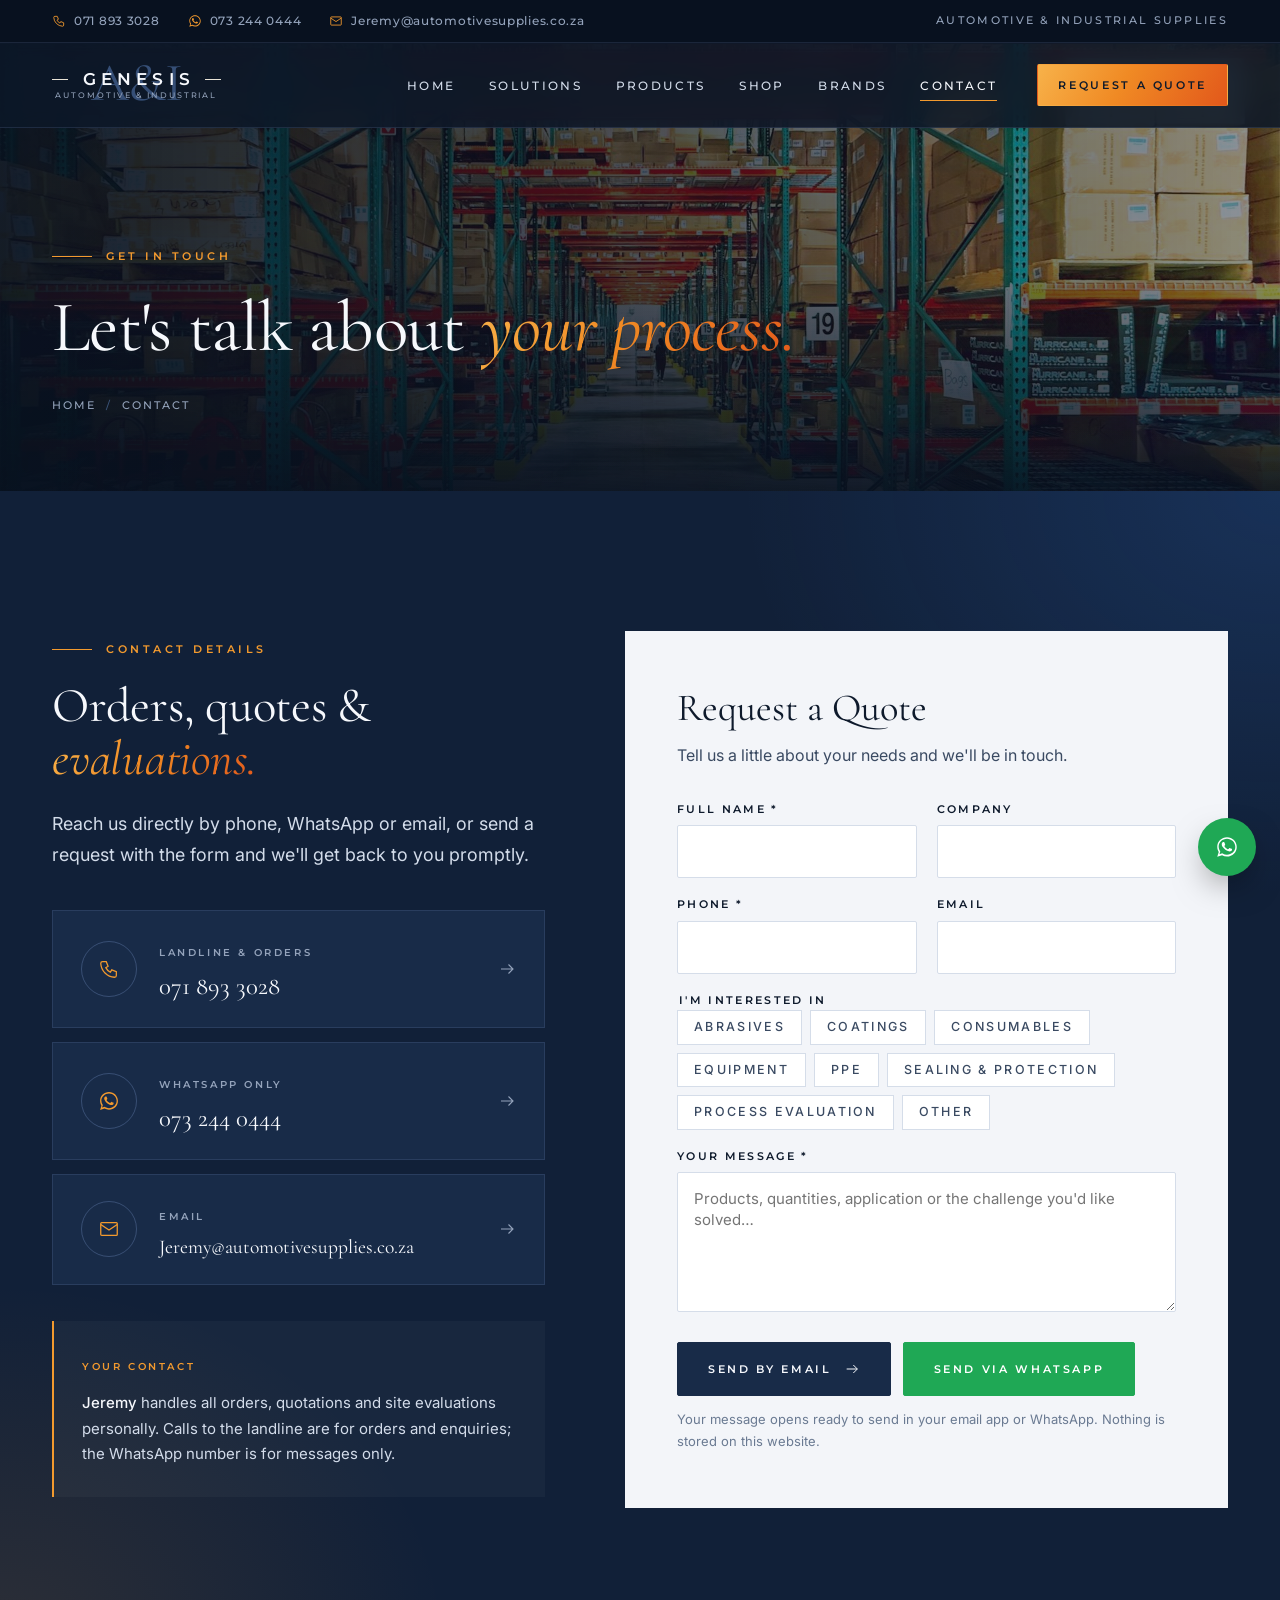
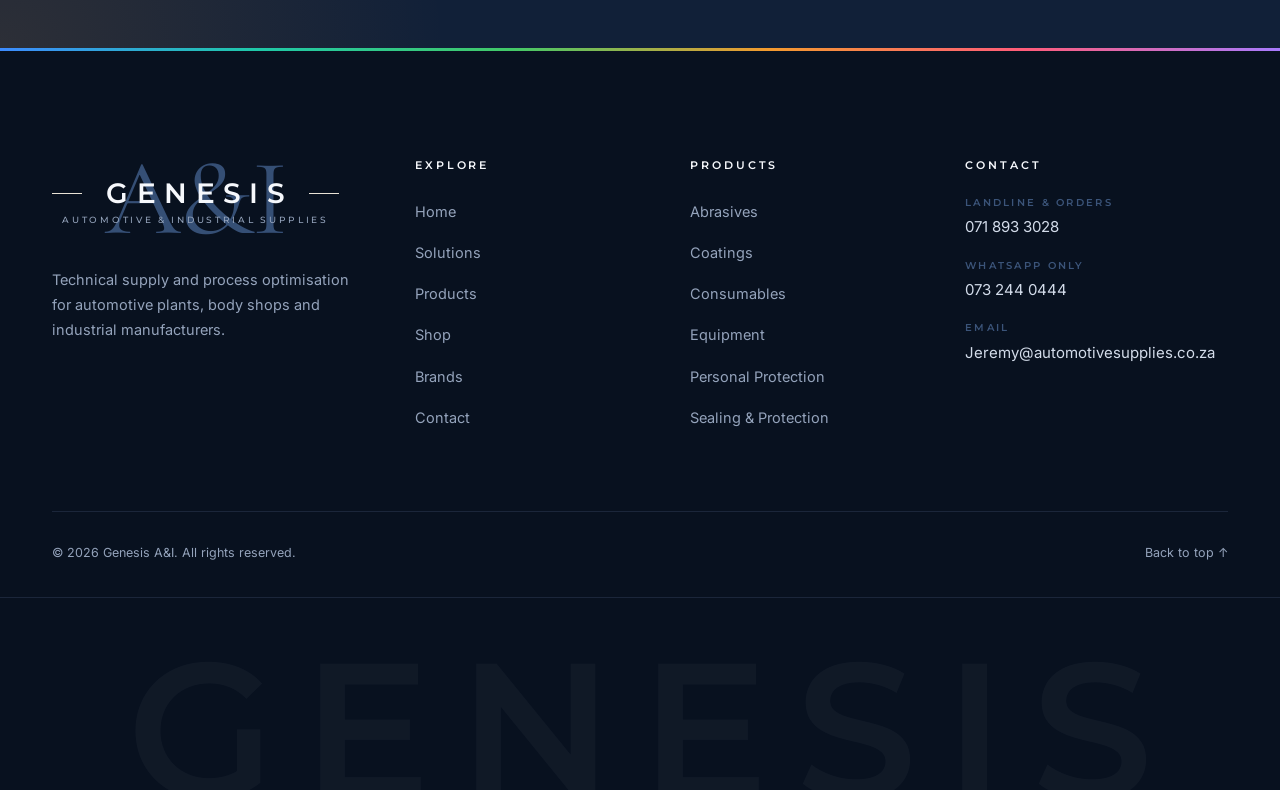
<file: contact.html>
<!doctype html>
<html lang="en-ZA">
<head>
  <meta charset="utf-8">
  <meta name="viewport" content="width=device-width, initial-scale=1">
  <title>Contact | Genesis A&amp;I</title>
  <meta name="description" content="Contact Genesis A&I for orders, quotes and on-site process evaluations. Call 071 893 3028 or WhatsApp 073 244 0444.">
  <meta property="og:title" content="Contact | Genesis A&amp;I">
  <meta property="og:description" content="Technical supply and process optimisation for automotive and industrial production.">
  <meta property="og:image" content="assets/logo.png">
  <meta name="theme-color" content="#0c1828">
  <link rel="icon" href="assets/logo.png">
  <link rel="preconnect" href="https://fonts.googleapis.com">
  <link rel="preconnect" href="https://fonts.gstatic.com" crossorigin>
  <link href="https://fonts.googleapis.com/css2?family=Cormorant+Garamond:ital,wght@0,300;0,400;0,500;1,400&family=Inter:wght@400;500&family=Montserrat:wght@500;600&display=swap" rel="stylesheet">
  <link rel="stylesheet" href="styles.css">
  <script>document.documentElement.classList.add('js')</script>
</head>
<body>

  <!-- ============ TOP BAR ============ -->
  <div class="topbar">
    <div class="container">
      <div class="topbar-contacts">
        <a href="tel:+27718933028"><svg viewBox="0 0 24 24" fill="none" stroke="currentColor" stroke-width="1.5"><path d="M5 4h4l2 5-2.5 1.5a11 11 0 0 0 5 5L15 13l5 2v4a2 2 0 0 1-2 2A16 16 0 0 1 3 6a2 2 0 0 1 2-2"/></svg>071 893 3028</a>
        <a href="https://wa.me/27732440444" target="_blank" rel="noopener"><svg viewBox="0 0 32 32"><path fill="currentColor" d="M16 3C8.8 3 3 8.7 3 15.8c0 2.5.7 4.9 2 7L3 29l6.4-2c2 1.1 4.3 1.7 6.6 1.7 7.2 0 13-5.7 13-12.8S23.2 3 16 3zm0 23.4c-2.1 0-4.1-.6-5.9-1.7l-.4-.3-3.8 1.2 1.2-3.7-.3-.4c-1.2-1.8-1.9-3.9-1.9-6.1C4.9 9.8 9.9 5 16 5s11.1 4.8 11.1 10.8S22.1 26.4 16 26.4zm6.1-8c-.3-.2-2-1-2.3-1.1-.3-.1-.5-.2-.8.2-.2.3-.9 1.1-1.1 1.3-.2.2-.4.3-.7.1-.3-.2-1.4-.5-2.7-1.7-1-.9-1.7-2-1.9-2.3-.2-.3 0-.5.1-.7l.5-.6c.2-.2.2-.3.3-.6.1-.2 0-.4 0-.6l-1-2.5c-.3-.7-.5-.6-.8-.6h-.6c-.2 0-.6.1-.9.4-.3.3-1.2 1.1-1.2 2.8s1.2 3.2 1.4 3.5c.2.2 2.4 3.6 5.8 5 2.9 1.1 3.4.9 4 .8.6-.1 2-.8 2.3-1.6.3-.8.3-1.5.2-1.6-.1-.3-.3-.4-.6-.5z"/></svg>073 244 0444</a>
        <a class="hide-sm" href="mailto:Jeremy@automotivesupplies.co.za"><svg viewBox="0 0 24 24" fill="none" stroke="currentColor" stroke-width="1.5"><rect x="3" y="5" width="18" height="14" rx="1"/><path d="m3 7 9 6 9-6"/></svg>Jeremy@automotivesupplies.co.za</a>
      </div>
      <span class="topbar-note">Automotive &amp; Industrial Supplies</span>
    </div>
  </div>

  <!-- ============ HEADER ============ -->
  <header class="site-header">
    <div class="container header-inner">
      <a href="index.html" class="logo" aria-label="Genesis A&amp;I home">
        <span class="logo-mark" aria-hidden="true">A&amp;I</span>
        <span class="logo-word"><span>GENESIS</span></span>
        <span class="logo-tag">Automotive &amp; Industrial</span>
      </a>
      <nav class="main-nav" aria-label="Main">
        <ul>
          <li><a class="nav-link" href="index.html">Home</a></li>
          <li><a class="nav-link" href="solutions.html">Solutions</a></li>
          <li><a class="nav-link" href="products.html">Products</a></li>
          <li><a class="nav-link" href="shop.html">Shop</a></li>
          <li><a class="nav-link" href="brands.html">Brands</a></li>
          <li><a class="nav-link active" href="contact.html">Contact</a></li>
        </ul>
        <a href="contact.html" class="btn btn-primary btn-sm">Request a Quote</a>
      </nav>
      <button class="nav-toggle" aria-label="Menu" aria-expanded="false"><span></span><span></span><span></span></button>
    </div>
  </header>

  <main>
    <section class="page-hero" style="min-height:440px">
      <div class="hero-bg"><img class="mono" src="assets/img/warehouse.jpg" srcset="assets/img/warehouse-sm.jpg 900w, assets/img/warehouse.jpg 1920w" sizes="100vw" alt="Warehouse racking stocked with products"></div>
      <div class="container">
        <p class="eyebrow reveal">Get in Touch</p>
        <h1 class="h-display reveal" data-delay="1">Let's talk about <em>your process.</em></h1>
        <nav class="crumbs reveal" data-delay="2" aria-label="Breadcrumb"><a href="index.html">Home</a><span aria-hidden="true">/</span><span>Contact</span></nav>
      </div>
    </section>

    <section class="section dark">
      <div class="container contact-grid">
        <div>
          <p class="eyebrow reveal">Contact Details</p>
          <h2 class="h-section reveal" data-delay="1" style="margin:22px 0 22px">Orders, quotes &amp; <em>evaluations.</em></h2>
          <p class="lead reveal" data-delay="2" style="margin-bottom:40px">Reach us directly by phone, WhatsApp or email, or send a request with the form and we'll get back to you promptly.</p>

          <div class="contact-cards">
            <a class="contact-card reveal" href="tel:+27718933028">
              <span class="ic"><svg viewBox="0 0 24 24" fill="none" stroke="currentColor" stroke-width="1.4"><path d="M5 4h4l2 5-2.5 1.5a11 11 0 0 0 5 5L15 13l5 2v4a2 2 0 0 1-2 2A16 16 0 0 1 3 6a2 2 0 0 1 2-2"/></svg></span>
              <span><span class="k">Landline &amp; Orders</span><span class="v" style="display:block">071 893 3028</span></span>
              <svg class="go" viewBox="0 0 24 24" fill="none" stroke="currentColor" stroke-width="1.5"><path d="M4 12h16M14 6l6 6-6 6"/></svg>
            </a>
            <a class="contact-card reveal" data-delay="1" href="https://wa.me/27732440444" target="_blank" rel="noopener">
              <span class="ic"><svg viewBox="0 0 32 32"><path fill="currentColor" d="M16 3C8.8 3 3 8.7 3 15.8c0 2.5.7 4.9 2 7L3 29l6.4-2c2 1.1 4.3 1.7 6.6 1.7 7.2 0 13-5.7 13-12.8S23.2 3 16 3zm0 23.4c-2.1 0-4.1-.6-5.9-1.7l-.4-.3-3.8 1.2 1.2-3.7-.3-.4c-1.2-1.8-1.9-3.9-1.9-6.1C4.9 9.8 9.9 5 16 5s11.1 4.8 11.1 10.8S22.1 26.4 16 26.4zm6.1-8c-.3-.2-2-1-2.3-1.1-.3-.1-.5-.2-.8.2-.2.3-.9 1.1-1.1 1.3-.2.2-.4.3-.7.1-.3-.2-1.4-.5-2.7-1.7-1-.9-1.7-2-1.9-2.3-.2-.3 0-.5.1-.7l.5-.6c.2-.2.2-.3.3-.6.1-.2 0-.4 0-.6l-1-2.5c-.3-.7-.5-.6-.8-.6h-.6c-.2 0-.6.1-.9.4-.3.3-1.2 1.1-1.2 2.8s1.2 3.2 1.4 3.5c.2.2 2.4 3.6 5.8 5 2.9 1.1 3.4.9 4 .8.6-.1 2-.8 2.3-1.6.3-.8.3-1.5.2-1.6-.1-.3-.3-.4-.6-.5z"/></svg></span>
              <span><span class="k">WhatsApp Only</span><span class="v" style="display:block">073 244 0444</span></span>
              <svg class="go" viewBox="0 0 24 24" fill="none" stroke="currentColor" stroke-width="1.5"><path d="M4 12h16M14 6l6 6-6 6"/></svg>
            </a>
            <a class="contact-card reveal" data-delay="2" href="mailto:Jeremy@automotivesupplies.co.za">
              <span class="ic"><svg viewBox="0 0 24 24" fill="none" stroke="currentColor" stroke-width="1.4"><rect x="3" y="5" width="18" height="14" rx="1"/><path d="m3 7 9 6 9-6"/></svg></span>
              <span><span class="k">Email</span><span class="v email" style="display:block">Jeremy@automotivesupplies.co.za</span></span>
              <svg class="go" viewBox="0 0 24 24" fill="none" stroke="currentColor" stroke-width="1.5"><path d="M4 12h16M14 6l6 6-6 6"/></svg>
            </a>
          </div>

          <div class="contact-person reveal">
            <span class="k">Your Contact</span>
            <p><strong style="color:var(--white);font-weight:500">Jeremy</strong> handles all orders, quotations and site evaluations personally. Calls to the landline are for orders and enquiries; the WhatsApp number is for messages only.</p>
          </div>
        </div>

        <form class="form reveal" id="quote-form" data-delay="1" novalidate>
          <h2>Request a Quote</h2>
          <p>Tell us a little about your needs and we'll be in touch.</p>
          <div class="form-grid">
            <div class="field"><label for="f-name">Full Name *</label><input id="f-name" name="name" type="text" autocomplete="name" required></div>
            <div class="field"><label for="f-company">Company</label><input id="f-company" name="company" type="text" autocomplete="organization"></div>
            <div class="field"><label for="f-phone">Phone *</label><input id="f-phone" name="phone" type="tel" autocomplete="tel" required></div>
            <div class="field"><label for="f-email">Email</label><input id="f-email" name="email" type="email" autocomplete="email"></div>
            <fieldset class="field full">
              <legend>I'm interested in</legend>
              <div class="checks">
                <label><input type="checkbox" name="interest" value="Abrasives"><span>Abrasives</span></label>
                <label><input type="checkbox" name="interest" value="Coatings"><span>Coatings</span></label>
                <label><input type="checkbox" name="interest" value="Consumables"><span>Consumables</span></label>
                <label><input type="checkbox" name="interest" value="Equipment"><span>Equipment</span></label>
                <label><input type="checkbox" name="interest" value="PPE"><span>PPE</span></label>
                <label><input type="checkbox" name="interest" value="Sealing"><span>Sealing &amp; Protection</span></label>
                <label><input type="checkbox" name="interest" value="Process Evaluation"><span>Process Evaluation</span></label>
                <label><input type="checkbox" name="interest" value="Other"><span>Other</span></label>
              </div>
            </fieldset>
            <div class="field full"><label for="f-msg">Your Message *</label><textarea id="f-msg" name="message" required placeholder="Products, quantities, application or the challenge you'd like solved…"></textarea></div>
          </div>
          <div class="form-actions">
            <button type="submit" class="btn btn-dark" data-via="email">Send by Email <svg viewBox="0 0 24 24" fill="none" stroke="currentColor" stroke-width="1.5"><path d="M4 12h16M14 6l6 6-6 6"/></svg></button>
            <button type="submit" class="btn btn-wa" data-via="whatsapp">Send via WhatsApp</button>
          </div>
          <p class="form-note">Your message opens ready to send in your email app or WhatsApp. Nothing is stored on this website.</p>
        </form>
      </div>
    </section>
  </main>

  <!-- ============ FOOTER ============ -->
  <footer class="site-footer">
    <div class="container">
      <div class="footer-top">
        <div class="footer-brand">
          <a href="index.html" class="logo lg" aria-label="Genesis A&amp;I home">
            <span class="logo-mark" aria-hidden="true">A&amp;I</span>
            <span class="logo-word"><span>GENESIS</span></span>
            <span class="logo-tag">Automotive &amp; Industrial Supplies</span>
          </a>
          <p>Technical supply and process optimisation for automotive plants, body shops and industrial manufacturers.</p>
        </div>
        <div class="footer-col">
          <h4>Explore</h4>
          <ul>
            <li><a href="index.html">Home</a></li>
            <li><a href="solutions.html">Solutions</a></li>
            <li><a href="products.html">Products</a></li>
            <li><a href="shop.html">Shop</a></li>
            <li><a href="brands.html">Brands</a></li>
            <li><a href="contact.html">Contact</a></li>
          </ul>
        </div>
        <div class="footer-col">
          <h4>Products</h4>
          <ul>
            <li><a href="products.html#abrasives">Abrasives</a></li>
            <li><a href="products.html#coatings">Coatings</a></li>
            <li><a href="products.html#consumables">Consumables</a></li>
            <li><a href="products.html#equipment">Equipment</a></li>
            <li><a href="products.html#ppe">Personal Protection</a></li>
            <li><a href="products.html#sealing">Sealing &amp; Protection</a></li>
          </ul>
        </div>
        <div class="footer-col">
          <h4>Contact</h4>
          <div class="contact-li"><span class="k">Landline &amp; Orders</span><a href="tel:+27718933028">071 893 3028</a></div>
          <div class="contact-li"><span class="k">WhatsApp Only</span><a href="https://wa.me/27732440444" target="_blank" rel="noopener">073 244 0444</a></div>
          <div class="contact-li"><span class="k">Email</span><a href="mailto:Jeremy@automotivesupplies.co.za">Jeremy@automotivesupplies.co.za</a></div>
        </div>
      </div>
      <div class="footer-bottom">
        <span>&copy; <span data-year></span> Genesis A&amp;I. All rights reserved.</span>
        <a href="#" data-top>Back to top ↑</a>
      </div>
    </div>
    <div class="footer-word" aria-hidden="true"><span>GENESIS</span></div>
  </footer>

  <a href="https://wa.me/27732440444" class="wa-float" target="_blank" rel="noopener" aria-label="Chat with us on WhatsApp">
    <svg viewBox="0 0 32 32" aria-hidden="true"><path fill="currentColor" d="M16 3C8.8 3 3 8.7 3 15.8c0 2.5.7 4.9 2 7L3 29l6.4-2c2 1.1 4.3 1.7 6.6 1.7 7.2 0 13-5.7 13-12.8S23.2 3 16 3zm0 23.4c-2.1 0-4.1-.6-5.9-1.7l-.4-.3-3.8 1.2 1.2-3.7-.3-.4c-1.2-1.8-1.9-3.9-1.9-6.1C4.9 9.8 9.9 5 16 5s11.1 4.8 11.1 10.8S22.1 26.4 16 26.4zm6.1-8c-.3-.2-2-1-2.3-1.1-.3-.1-.5-.2-.8.2-.2.3-.9 1.1-1.1 1.3-.2.2-.4.3-.7.1-.3-.2-1.4-.5-2.7-1.7-1-.9-1.7-2-1.9-2.3-.2-.3 0-.5.1-.7l.5-.6c.2-.2.2-.3.3-.6.1-.2 0-.4 0-.6l-1-2.5c-.3-.7-.5-.6-.8-.6h-.6c-.2 0-.6.1-.9.4-.3.3-1.2 1.1-1.2 2.8s1.2 3.2 1.4 3.5c.2.2 2.4 3.6 5.8 5 2.9 1.1 3.4.9 4 .8.6-.1 2-.8 2.3-1.6.3-.8.3-1.5.2-1.6-.1-.3-.3-.4-.6-.5z"/></svg>
    <span class="wa-label">Chat on WhatsApp</span>
  </a>

  <script src="script.js"></script>
</body>
</html>
</file>
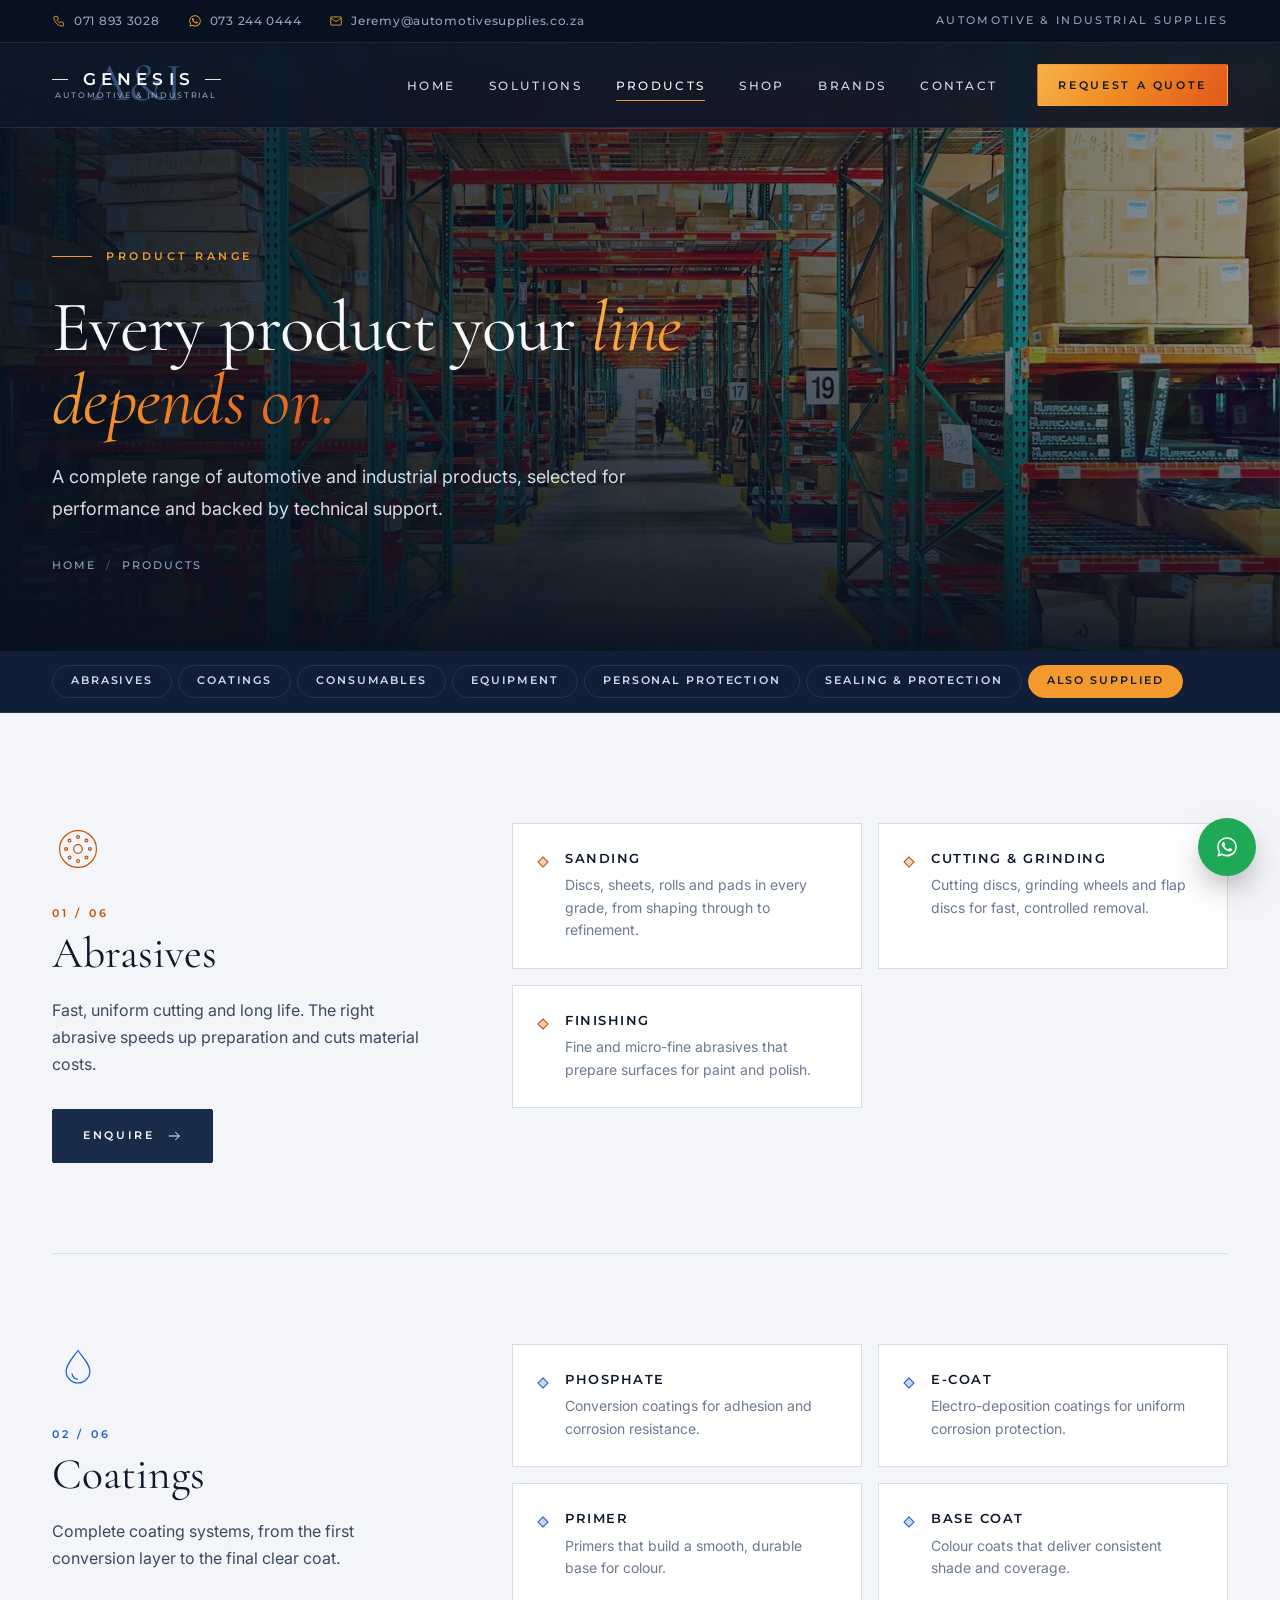
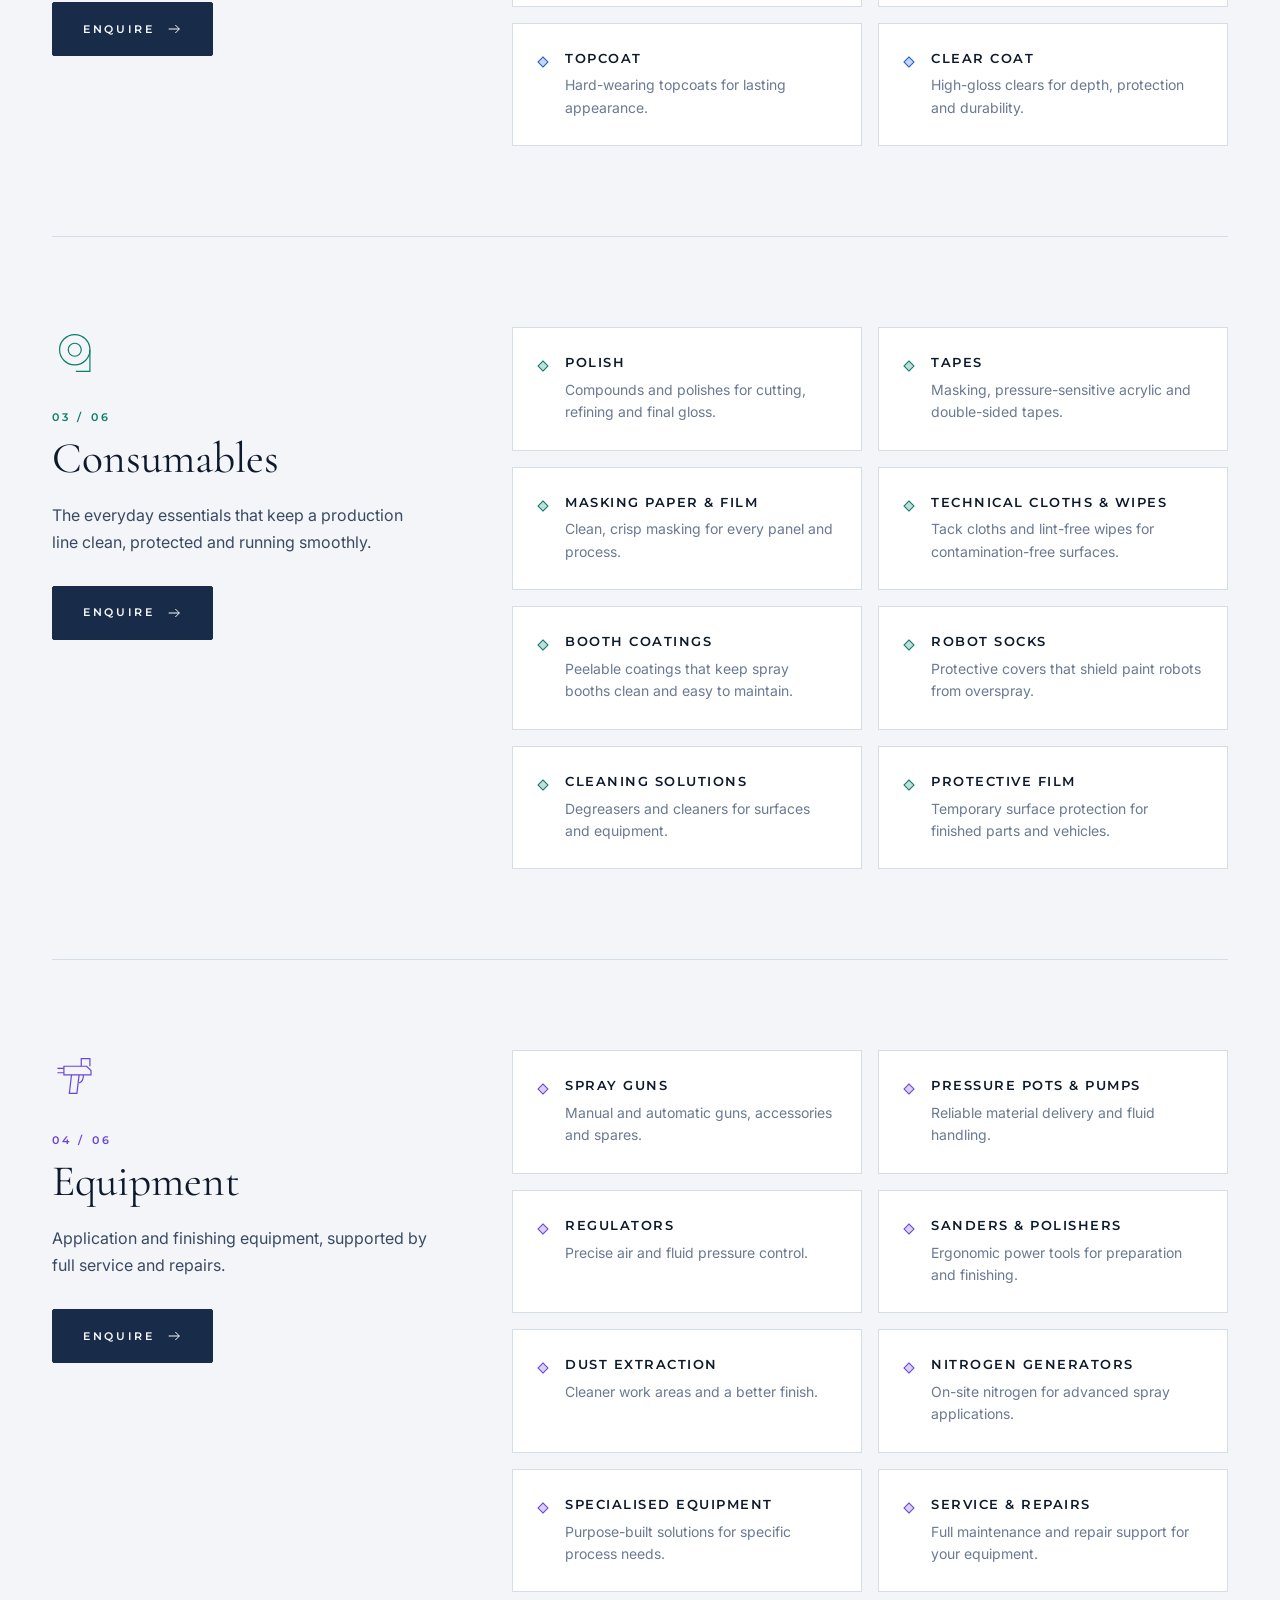
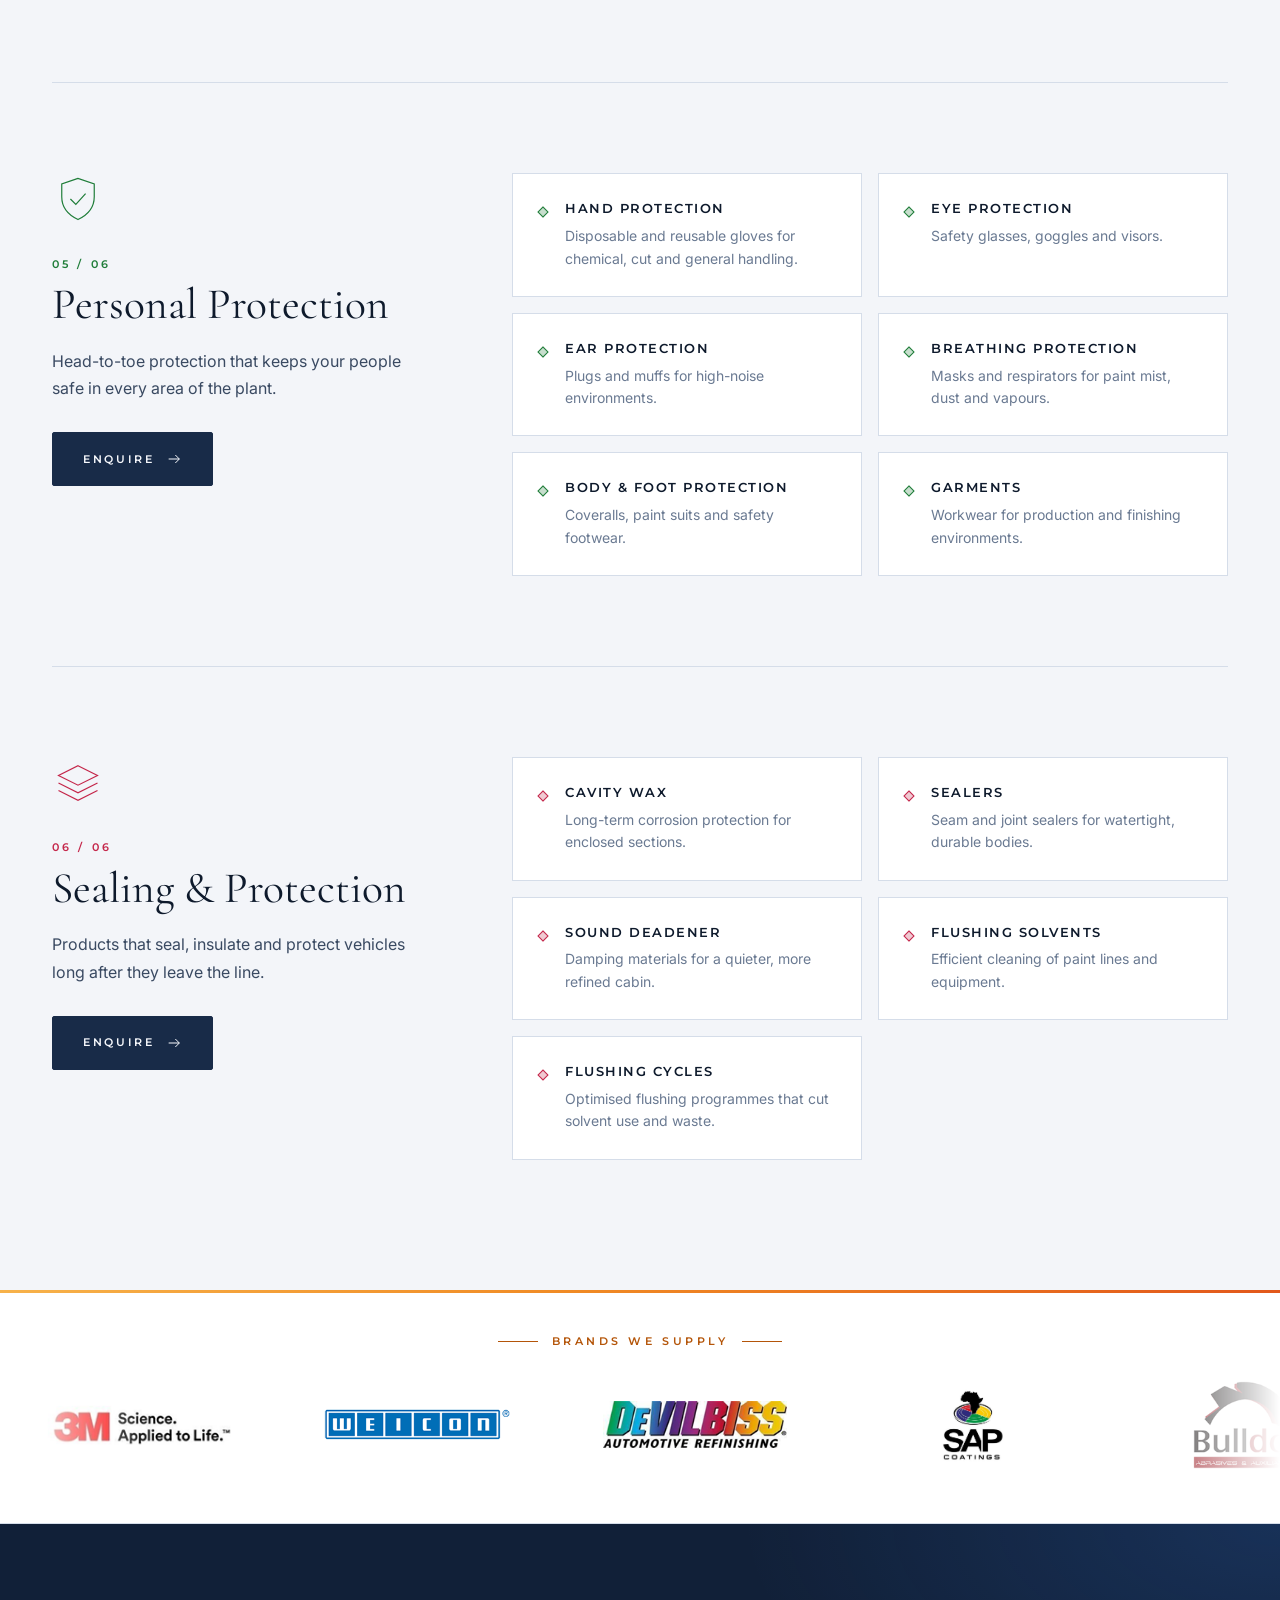
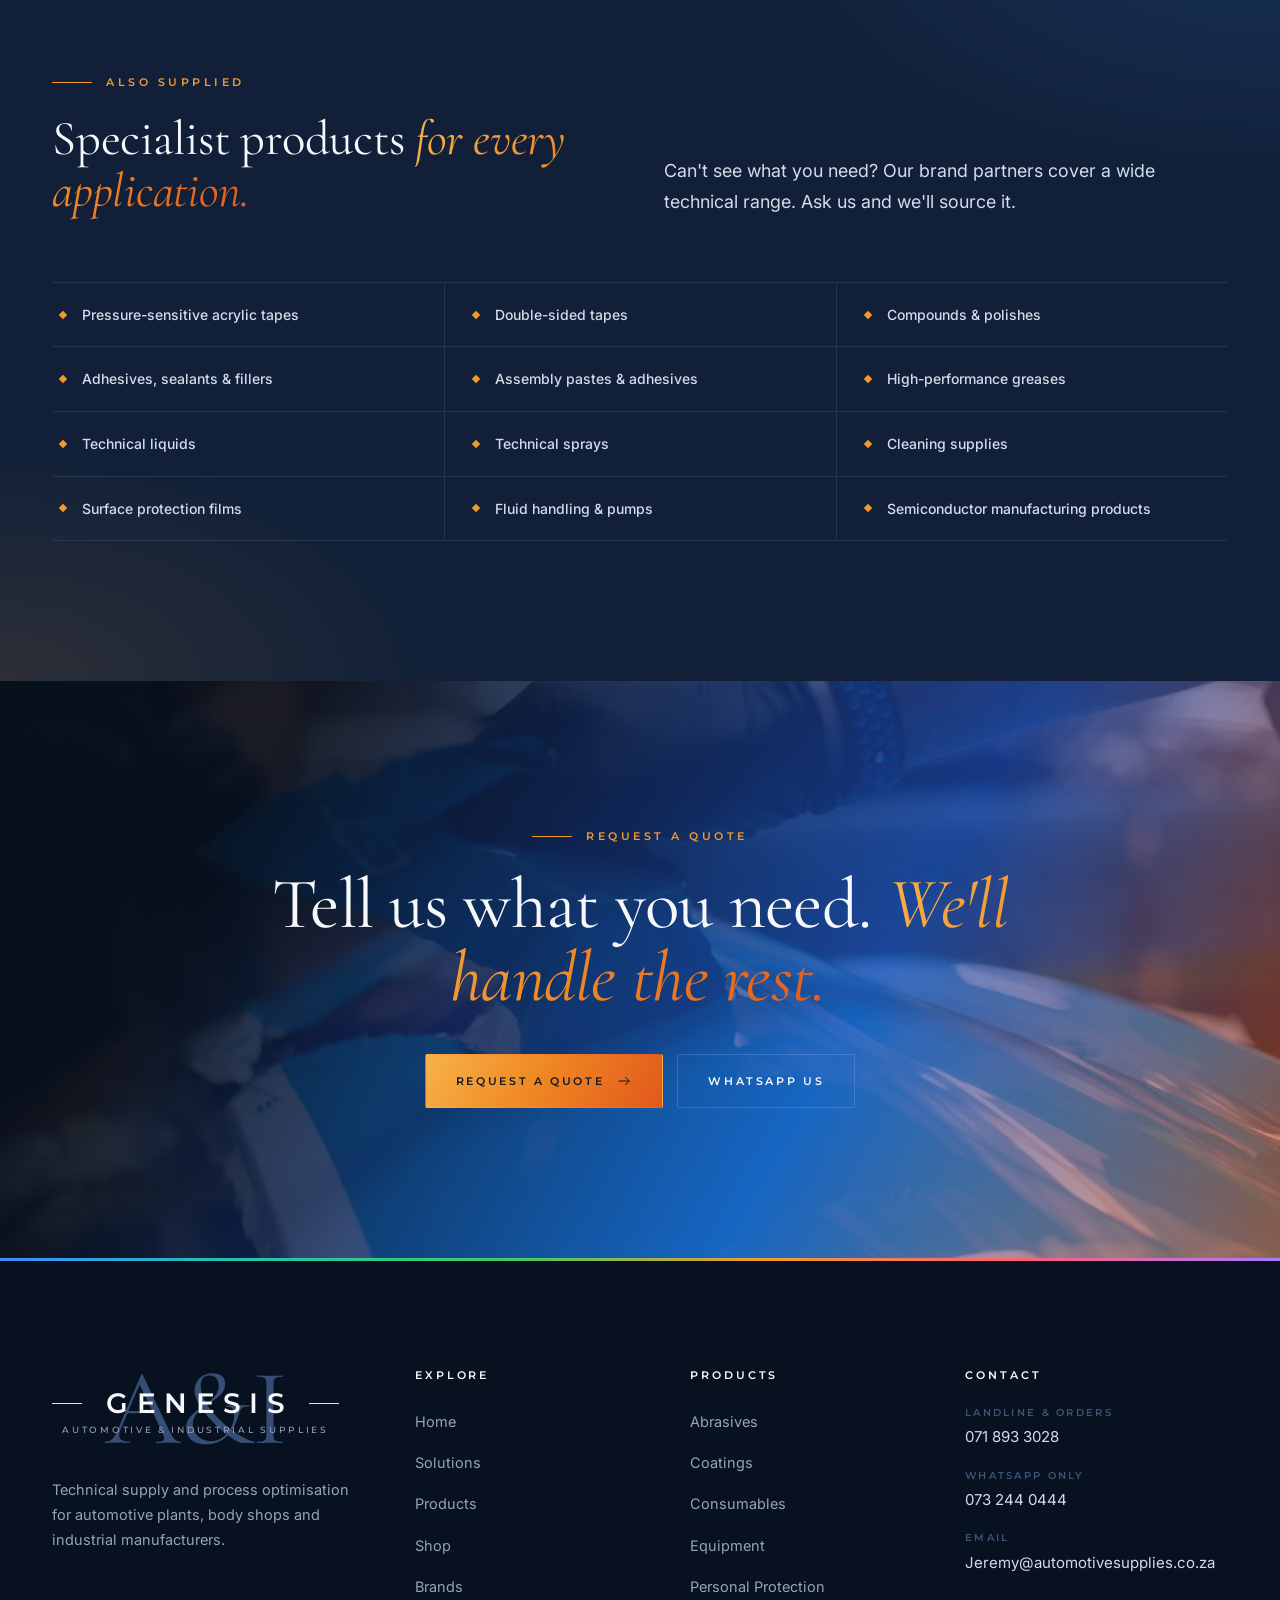
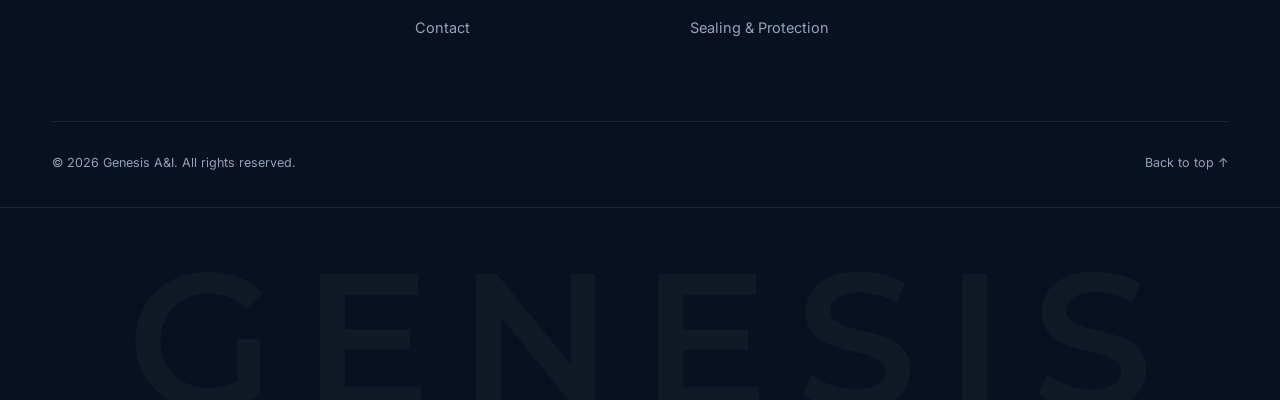
<file: products.html>
<!doctype html>
<html lang="en-ZA">
<head>
  <meta charset="utf-8">
  <meta name="viewport" content="width=device-width, initial-scale=1">
  <title>Products | Genesis A&amp;I</title>
  <meta name="description" content="Abrasives, coatings, consumables, spray equipment, PPE and sealing products for automotive and industrial production lines.">
  <meta property="og:title" content="Products | Genesis A&amp;I">
  <meta property="og:description" content="Technical supply and process optimisation for automotive and industrial production.">
  <meta property="og:image" content="assets/logo.png">
  <meta name="theme-color" content="#0c1828">
  <link rel="icon" href="assets/logo.png">
  <link rel="preconnect" href="https://fonts.googleapis.com">
  <link rel="preconnect" href="https://fonts.gstatic.com" crossorigin>
  <link href="https://fonts.googleapis.com/css2?family=Cormorant+Garamond:ital,wght@0,300;0,400;0,500;1,400&family=Inter:wght@400;500&family=Montserrat:wght@500;600&display=swap" rel="stylesheet">
  <link rel="stylesheet" href="styles.css">
  <script>document.documentElement.classList.add('js')</script>
</head>
<body>

  <!-- ============ TOP BAR ============ -->
  <div class="topbar">
    <div class="container">
      <div class="topbar-contacts">
        <a href="tel:+27718933028"><svg viewBox="0 0 24 24" fill="none" stroke="currentColor" stroke-width="1.5"><path d="M5 4h4l2 5-2.5 1.5a11 11 0 0 0 5 5L15 13l5 2v4a2 2 0 0 1-2 2A16 16 0 0 1 3 6a2 2 0 0 1 2-2"/></svg>071 893 3028</a>
        <a href="https://wa.me/27732440444" target="_blank" rel="noopener"><svg viewBox="0 0 32 32"><path fill="currentColor" d="M16 3C8.8 3 3 8.7 3 15.8c0 2.5.7 4.9 2 7L3 29l6.4-2c2 1.1 4.3 1.7 6.6 1.7 7.2 0 13-5.7 13-12.8S23.2 3 16 3zm0 23.4c-2.1 0-4.1-.6-5.9-1.7l-.4-.3-3.8 1.2 1.2-3.7-.3-.4c-1.2-1.8-1.9-3.9-1.9-6.1C4.9 9.8 9.9 5 16 5s11.1 4.8 11.1 10.8S22.1 26.4 16 26.4zm6.1-8c-.3-.2-2-1-2.3-1.1-.3-.1-.5-.2-.8.2-.2.3-.9 1.1-1.1 1.3-.2.2-.4.3-.7.1-.3-.2-1.4-.5-2.7-1.7-1-.9-1.7-2-1.9-2.3-.2-.3 0-.5.1-.7l.5-.6c.2-.2.2-.3.3-.6.1-.2 0-.4 0-.6l-1-2.5c-.3-.7-.5-.6-.8-.6h-.6c-.2 0-.6.1-.9.4-.3.3-1.2 1.1-1.2 2.8s1.2 3.2 1.4 3.5c.2.2 2.4 3.6 5.8 5 2.9 1.1 3.4.9 4 .8.6-.1 2-.8 2.3-1.6.3-.8.3-1.5.2-1.6-.1-.3-.3-.4-.6-.5z"/></svg>073 244 0444</a>
        <a class="hide-sm" href="mailto:Jeremy@automotivesupplies.co.za"><svg viewBox="0 0 24 24" fill="none" stroke="currentColor" stroke-width="1.5"><rect x="3" y="5" width="18" height="14" rx="1"/><path d="m3 7 9 6 9-6"/></svg>Jeremy@automotivesupplies.co.za</a>
      </div>
      <span class="topbar-note">Automotive &amp; Industrial Supplies</span>
    </div>
  </div>

  <!-- ============ HEADER ============ -->
  <header class="site-header">
    <div class="container header-inner">
      <a href="index.html" class="logo" aria-label="Genesis A&amp;I home">
        <span class="logo-mark" aria-hidden="true">A&amp;I</span>
        <span class="logo-word"><span>GENESIS</span></span>
        <span class="logo-tag">Automotive &amp; Industrial</span>
      </a>
      <nav class="main-nav" aria-label="Main">
        <ul>
          <li><a class="nav-link" href="index.html">Home</a></li>
          <li><a class="nav-link" href="solutions.html">Solutions</a></li>
          <li><a class="nav-link active" href="products.html">Products</a></li>
          <li><a class="nav-link" href="shop.html">Shop</a></li>
          <li><a class="nav-link" href="brands.html">Brands</a></li>
          <li><a class="nav-link" href="contact.html">Contact</a></li>
        </ul>
        <a href="contact.html" class="btn btn-primary btn-sm">Request a Quote</a>
      </nav>
      <button class="nav-toggle" aria-label="Menu" aria-expanded="false"><span></span><span></span><span></span></button>
    </div>
  </header>

  <main>
    <section class="page-hero">
      <div class="hero-bg"><img class="mono" src="assets/img/warehouse.jpg" srcset="assets/img/warehouse-sm.jpg 900w, assets/img/warehouse.jpg 1920w" sizes="100vw" alt="Well-stocked warehouse racking"></div>
      <div class="container">
        <p class="eyebrow reveal">Product Range</p>
        <h1 class="h-display reveal" data-delay="1">Every product your <em>line depends on.</em></h1>
        <p class="lead reveal" data-delay="2">A complete range of automotive and industrial products, selected for performance and backed by technical support.</p>
        <nav class="crumbs reveal" data-delay="3" aria-label="Breadcrumb"><a href="index.html">Home</a><span aria-hidden="true">/</span><span>Products</span></nav>
      </div>
    </section>

    <nav class="subnav" aria-label="Product categories">
      <div class="container">
        <ul>
          <li><a href="#abrasives">Abrasives</a></li>
          <li><a href="#coatings">Coatings</a></li>
          <li><a href="#consumables">Consumables</a></li>
          <li><a href="#equipment">Equipment</a></li>
          <li><a href="#ppe">Personal Protection</a></li>
          <li><a href="#sealing">Sealing &amp; Protection</a></li>
          <li><a href="#more">Also Supplied</a></li>
        </ul>
      </div>
    </nav>

    <section class="section light" style="padding-top:20px;padding-bottom:40px">
      <div class="container">

        <div class="product-block" id="abrasives">
          <div class="pb-head reveal">
            <svg viewBox="0 0 48 48" fill="none" stroke="currentColor" stroke-width="1.1"><circle cx="24" cy="24" r="17"/><circle cx="24" cy="24" r="4"/><circle cx="24" cy="13" r="1.3"/><circle cx="24" cy="35" r="1.3"/><circle cx="13" cy="24" r="1.3"/><circle cx="35" cy="24" r="1.3"/><circle cx="16.2" cy="16.2" r="1.3"/><circle cx="31.8" cy="31.8" r="1.3"/><circle cx="31.8" cy="16.2" r="1.3"/><circle cx="16.2" cy="31.8" r="1.3"/></svg>
            <span class="pb-num">01 / 06</span>
            <h2>Abrasives</h2>
            <p>Fast, uniform cutting and long life. The right abrasive speeds up preparation and cuts material costs.</p>
            <a class="btn btn-dark" href="contact.html?interest=Abrasives">Enquire <svg viewBox="0 0 24 24" fill="none" stroke="currentColor" stroke-width="1.5"><path d="M4 12h16M14 6l6 6-6 6"/></svg></a>
          </div>
          <div class="pb-items">
            <div class="pb-item reveal"><span class="dot"></span><div><h3>Sanding</h3><p>Discs, sheets, rolls and pads in every grade, from shaping through to refinement.</p></div></div>
            <div class="pb-item reveal" data-delay="1"><span class="dot"></span><div><h3>Cutting &amp; Grinding</h3><p>Cutting discs, grinding wheels and flap discs for fast, controlled removal.</p></div></div>
            <div class="pb-item reveal" data-delay="2"><span class="dot"></span><div><h3>Finishing</h3><p>Fine and micro-fine abrasives that prepare surfaces for paint and polish.</p></div></div>
          </div>
        </div>

        <div class="product-block" id="coatings">
          <div class="pb-head reveal">
            <svg viewBox="0 0 48 48" fill="none" stroke="currentColor" stroke-width="1.1"><path d="M24 6c6 8 11 13.5 11 19a11 11 0 0 1-22 0c0-5.5 5-11 11-19z"/><path d="M18.5 27a5.5 5.5 0 0 0 5.5 5.5"/></svg>
            <span class="pb-num">02 / 06</span>
            <h2>Coatings</h2>
            <p>Complete coating systems, from the first conversion layer to the final clear coat.</p>
            <a class="btn btn-dark" href="contact.html?interest=Coatings">Enquire <svg viewBox="0 0 24 24" fill="none" stroke="currentColor" stroke-width="1.5"><path d="M4 12h16M14 6l6 6-6 6"/></svg></a>
          </div>
          <div class="pb-items">
            <div class="pb-item reveal"><span class="dot"></span><div><h3>Phosphate</h3><p>Conversion coatings for adhesion and corrosion resistance.</p></div></div>
            <div class="pb-item reveal" data-delay="1"><span class="dot"></span><div><h3>E-Coat</h3><p>Electro-deposition coatings for uniform corrosion protection.</p></div></div>
            <div class="pb-item reveal" data-delay="2"><span class="dot"></span><div><h3>Primer</h3><p>Primers that build a smooth, durable base for colour.</p></div></div>
            <div class="pb-item reveal"><span class="dot"></span><div><h3>Base Coat</h3><p>Colour coats that deliver consistent shade and coverage.</p></div></div>
            <div class="pb-item reveal" data-delay="1"><span class="dot"></span><div><h3>Topcoat</h3><p>Hard-wearing topcoats for lasting appearance.</p></div></div>
            <div class="pb-item reveal" data-delay="2"><span class="dot"></span><div><h3>Clear Coat</h3><p>High-gloss clears for depth, protection and durability.</p></div></div>
          </div>
        </div>

        <div class="product-block" id="consumables">
          <div class="pb-head reveal">
            <svg viewBox="0 0 48 48" fill="none" stroke="currentColor" stroke-width="1.1"><circle cx="21" cy="21" r="14"/><circle cx="21" cy="21" r="6"/><path d="M35 21v20H22"/></svg>
            <span class="pb-num">03 / 06</span>
            <h2>Consumables</h2>
            <p>The everyday essentials that keep a production line clean, protected and running smoothly.</p>
            <a class="btn btn-dark" href="contact.html?interest=Consumables">Enquire <svg viewBox="0 0 24 24" fill="none" stroke="currentColor" stroke-width="1.5"><path d="M4 12h16M14 6l6 6-6 6"/></svg></a>
          </div>
          <div class="pb-items">
            <div class="pb-item reveal"><span class="dot"></span><div><h3>Polish</h3><p>Compounds and polishes for cutting, refining and final gloss.</p></div></div>
            <div class="pb-item reveal" data-delay="1"><span class="dot"></span><div><h3>Tapes</h3><p>Masking, pressure-sensitive acrylic and double-sided tapes.</p></div></div>
            <div class="pb-item reveal" data-delay="2"><span class="dot"></span><div><h3>Masking Paper &amp; Film</h3><p>Clean, crisp masking for every panel and process.</p></div></div>
            <div class="pb-item reveal"><span class="dot"></span><div><h3>Technical Cloths &amp; Wipes</h3><p>Tack cloths and lint-free wipes for contamination-free surfaces.</p></div></div>
            <div class="pb-item reveal" data-delay="1"><span class="dot"></span><div><h3>Booth Coatings</h3><p>Peelable coatings that keep spray booths clean and easy to maintain.</p></div></div>
            <div class="pb-item reveal" data-delay="2"><span class="dot"></span><div><h3>Robot Socks</h3><p>Protective covers that shield paint robots from overspray.</p></div></div>
            <div class="pb-item reveal"><span class="dot"></span><div><h3>Cleaning Solutions</h3><p>Degreasers and cleaners for surfaces and equipment.</p></div></div>
            <div class="pb-item reveal" data-delay="1"><span class="dot"></span><div><h3>Protective Film</h3><p>Temporary surface protection for finished parts and vehicles.</p></div></div>
          </div>
        </div>

        <div class="product-block" id="equipment">
          <div class="pb-head reveal">
            <svg viewBox="0 0 48 48" fill="none" stroke="currentColor" stroke-width="1.1"><path d="M11 15h21l4 4v4H11z"/><path d="M5 17h6M5 21h6"/><path d="M27 15V8h8v7"/><path d="M25 23l-2 17h-7l2-17"/><path d="M29 23c0 4-1.5 6.5-4 7.5"/></svg>
            <span class="pb-num">04 / 06</span>
            <h2>Equipment</h2>
            <p>Application and finishing equipment, supported by full service and repairs.</p>
            <a class="btn btn-dark" href="contact.html?interest=Equipment">Enquire <svg viewBox="0 0 24 24" fill="none" stroke="currentColor" stroke-width="1.5"><path d="M4 12h16M14 6l6 6-6 6"/></svg></a>
          </div>
          <div class="pb-items">
            <div class="pb-item reveal"><span class="dot"></span><div><h3>Spray Guns</h3><p>Manual and automatic guns, accessories and spares.</p></div></div>
            <div class="pb-item reveal" data-delay="1"><span class="dot"></span><div><h3>Pressure Pots &amp; Pumps</h3><p>Reliable material delivery and fluid handling.</p></div></div>
            <div class="pb-item reveal" data-delay="2"><span class="dot"></span><div><h3>Regulators</h3><p>Precise air and fluid pressure control.</p></div></div>
            <div class="pb-item reveal"><span class="dot"></span><div><h3>Sanders &amp; Polishers</h3><p>Ergonomic power tools for preparation and finishing.</p></div></div>
            <div class="pb-item reveal" data-delay="1"><span class="dot"></span><div><h3>Dust Extraction</h3><p>Cleaner work areas and a better finish.</p></div></div>
            <div class="pb-item reveal" data-delay="2"><span class="dot"></span><div><h3>Nitrogen Generators</h3><p>On-site nitrogen for advanced spray applications.</p></div></div>
            <div class="pb-item reveal"><span class="dot"></span><div><h3>Specialised Equipment</h3><p>Purpose-built solutions for specific process needs.</p></div></div>
            <div class="pb-item reveal" data-delay="1"><span class="dot"></span><div><h3>Service &amp; Repairs</h3><p>Full maintenance and repair support for your equipment.</p></div></div>
          </div>
        </div>

        <div class="product-block" id="ppe">
          <div class="pb-head reveal">
            <svg viewBox="0 0 48 48" fill="none" stroke="currentColor" stroke-width="1.1"><path d="M24 5 9 10v12c0 10 6.5 17 15 21 8.5-4 15-11 15-21V10z"/><path d="m17 24 5 5 9-10"/></svg>
            <span class="pb-num">05 / 06</span>
            <h2>Personal Protection</h2>
            <p>Head-to-toe protection that keeps your people safe in every area of the plant.</p>
            <a class="btn btn-dark" href="contact.html?interest=PPE">Enquire <svg viewBox="0 0 24 24" fill="none" stroke="currentColor" stroke-width="1.5"><path d="M4 12h16M14 6l6 6-6 6"/></svg></a>
          </div>
          <div class="pb-items">
            <div class="pb-item reveal"><span class="dot"></span><div><h3>Hand Protection</h3><p>Disposable and reusable gloves for chemical, cut and general handling.</p></div></div>
            <div class="pb-item reveal" data-delay="1"><span class="dot"></span><div><h3>Eye Protection</h3><p>Safety glasses, goggles and visors.</p></div></div>
            <div class="pb-item reveal" data-delay="2"><span class="dot"></span><div><h3>Ear Protection</h3><p>Plugs and muffs for high-noise environments.</p></div></div>
            <div class="pb-item reveal"><span class="dot"></span><div><h3>Breathing Protection</h3><p>Masks and respirators for paint mist, dust and vapours.</p></div></div>
            <div class="pb-item reveal" data-delay="1"><span class="dot"></span><div><h3>Body &amp; Foot Protection</h3><p>Coveralls, paint suits and safety footwear.</p></div></div>
            <div class="pb-item reveal" data-delay="2"><span class="dot"></span><div><h3>Garments</h3><p>Workwear for production and finishing environments.</p></div></div>
          </div>
        </div>

        <div class="product-block" id="sealing">
          <div class="pb-head reveal">
            <svg viewBox="0 0 48 48" fill="none" stroke="currentColor" stroke-width="1.1"><path d="M24 8 42 17 24 26 6 17z"/><path d="m6 24 18 9 18-9"/><path d="m6 31 18 9 18-9"/></svg>
            <span class="pb-num">06 / 06</span>
            <h2>Sealing &amp; Protection</h2>
            <p>Products that seal, insulate and protect vehicles long after they leave the line.</p>
            <a class="btn btn-dark" href="contact.html?interest=Sealing">Enquire <svg viewBox="0 0 24 24" fill="none" stroke="currentColor" stroke-width="1.5"><path d="M4 12h16M14 6l6 6-6 6"/></svg></a>
          </div>
          <div class="pb-items">
            <div class="pb-item reveal"><span class="dot"></span><div><h3>Cavity Wax</h3><p>Long-term corrosion protection for enclosed sections.</p></div></div>
            <div class="pb-item reveal" data-delay="1"><span class="dot"></span><div><h3>Sealers</h3><p>Seam and joint sealers for watertight, durable bodies.</p></div></div>
            <div class="pb-item reveal" data-delay="2"><span class="dot"></span><div><h3>Sound Deadener</h3><p>Damping materials for a quieter, more refined cabin.</p></div></div>
            <div class="pb-item reveal"><span class="dot"></span><div><h3>Flushing Solvents</h3><p>Efficient cleaning of paint lines and equipment.</p></div></div>
            <div class="pb-item reveal" data-delay="1"><span class="dot"></span><div><h3>Flushing Cycles</h3><p>Optimised flushing programmes that cut solvent use and waste.</p></div></div>
          </div>
        </div>
      </div>
    </section>

    <!-- ============ BRAND LOGO STRIP ============ -->
    <section class="logo-strip" aria-label="Brands we supply">
      <div class="logo-strip-label"><p class="eyebrow">Brands We Supply</p></div>
      <div class="logo-viewport">
        <div class="logo-track">
          <div class="logo-item"><img src="assets/brands/3m.png" alt="3M" loading="lazy"></div><div class="logo-item"><img src="assets/brands/weicon.png" alt="WEICON" loading="lazy"></div><div class="logo-item"><img src="assets/brands/devilbiss.png" alt="DeVilbiss Automotive Refinishing" loading="lazy"></div><div class="logo-item tall"><img src="assets/brands/sap.png" alt="SAP Coatings (Super Auto Paints)" loading="lazy"></div><div class="logo-item tall"><img src="assets/brands/bulldog.png" alt="Bulldog Abrasives & Auxiliaries" loading="lazy"></div>
          <div style="display:contents" aria-hidden="true"><div class="logo-item"><img src="assets/brands/3m.png" alt="" loading="lazy"></div><div class="logo-item"><img src="assets/brands/weicon.png" alt="" loading="lazy"></div><div class="logo-item"><img src="assets/brands/devilbiss.png" alt="" loading="lazy"></div><div class="logo-item tall"><img src="assets/brands/sap.png" alt="" loading="lazy"></div><div class="logo-item tall"><img src="assets/brands/bulldog.png" alt="" loading="lazy"></div><div class="logo-item"><img src="assets/brands/3m.png" alt="" loading="lazy"></div><div class="logo-item"><img src="assets/brands/weicon.png" alt="" loading="lazy"></div><div class="logo-item"><img src="assets/brands/devilbiss.png" alt="" loading="lazy"></div><div class="logo-item tall"><img src="assets/brands/sap.png" alt="" loading="lazy"></div><div class="logo-item tall"><img src="assets/brands/bulldog.png" alt="" loading="lazy"></div><div class="logo-item"><img src="assets/brands/3m.png" alt="" loading="lazy"></div><div class="logo-item"><img src="assets/brands/weicon.png" alt="" loading="lazy"></div><div class="logo-item"><img src="assets/brands/devilbiss.png" alt="" loading="lazy"></div><div class="logo-item tall"><img src="assets/brands/sap.png" alt="" loading="lazy"></div><div class="logo-item tall"><img src="assets/brands/bulldog.png" alt="" loading="lazy"></div></div>
        </div>
      </div>
    </section>

    <section class="section dark" id="more">
      <div class="container">
        <div class="section-head split">
          <div>
            <p class="eyebrow reveal">Also Supplied</p>
            <h2 class="h-section reveal" data-delay="1" style="margin-top:22px">Specialist products <em>for every application.</em></h2>
          </div>
          <p class="lead reveal" data-delay="2">Can't see what you need? Our brand partners cover a wide technical range. Ask us and we'll source it.</p>
        </div>
        <ul class="supply-grid reveal">
          <li>Pressure-sensitive acrylic tapes</li>
          <li>Double-sided tapes</li>
          <li>Compounds &amp; polishes</li>
          <li>Adhesives, sealants &amp; fillers</li>
          <li>Assembly pastes &amp; adhesives</li>
          <li>High-performance greases</li>
          <li>Technical liquids</li>
          <li>Technical sprays</li>
          <li>Cleaning supplies</li>
          <li>Surface protection films</li>
          <li>Fluid handling &amp; pumps</li>
          <li>Semiconductor manufacturing products</li>
        </ul>
      </div>
    </section>

    <section class="cta-band">
      <div class="bg"><img class="mono" src="assets/img/film-sm.jpg" alt="" loading="lazy"></div>
      <div class="container">
        <p class="eyebrow reveal">Request a Quote</p>
        <h2 class="h-display reveal" data-delay="1">Tell us what you need. <em>We'll handle the rest.</em></h2>
        <div class="hero-actions reveal" data-delay="2">
          <a href="contact.html" class="btn btn-primary">Request a Quote <svg viewBox="0 0 24 24" fill="none" stroke="currentColor" stroke-width="1.5"><path d="M4 12h16M14 6l6 6-6 6"/></svg></a>
          <a href="https://wa.me/27732440444" target="_blank" rel="noopener" class="btn">WhatsApp Us</a>
        </div>
      </div>
    </section>
  </main>

  <!-- ============ FOOTER ============ -->
  <footer class="site-footer">
    <div class="container">
      <div class="footer-top">
        <div class="footer-brand">
          <a href="index.html" class="logo lg" aria-label="Genesis A&amp;I home">
            <span class="logo-mark" aria-hidden="true">A&amp;I</span>
            <span class="logo-word"><span>GENESIS</span></span>
            <span class="logo-tag">Automotive &amp; Industrial Supplies</span>
          </a>
          <p>Technical supply and process optimisation for automotive plants, body shops and industrial manufacturers.</p>
        </div>
        <div class="footer-col">
          <h4>Explore</h4>
          <ul>
            <li><a href="index.html">Home</a></li>
            <li><a href="solutions.html">Solutions</a></li>
            <li><a href="products.html">Products</a></li>
            <li><a href="shop.html">Shop</a></li>
            <li><a href="brands.html">Brands</a></li>
            <li><a href="contact.html">Contact</a></li>
          </ul>
        </div>
        <div class="footer-col">
          <h4>Products</h4>
          <ul>
            <li><a href="products.html#abrasives">Abrasives</a></li>
            <li><a href="products.html#coatings">Coatings</a></li>
            <li><a href="products.html#consumables">Consumables</a></li>
            <li><a href="products.html#equipment">Equipment</a></li>
            <li><a href="products.html#ppe">Personal Protection</a></li>
            <li><a href="products.html#sealing">Sealing &amp; Protection</a></li>
          </ul>
        </div>
        <div class="footer-col">
          <h4>Contact</h4>
          <div class="contact-li"><span class="k">Landline &amp; Orders</span><a href="tel:+27718933028">071 893 3028</a></div>
          <div class="contact-li"><span class="k">WhatsApp Only</span><a href="https://wa.me/27732440444" target="_blank" rel="noopener">073 244 0444</a></div>
          <div class="contact-li"><span class="k">Email</span><a href="mailto:Jeremy@automotivesupplies.co.za">Jeremy@automotivesupplies.co.za</a></div>
        </div>
      </div>
      <div class="footer-bottom">
        <span>&copy; <span data-year></span> Genesis A&amp;I. All rights reserved.</span>
        <a href="#" data-top>Back to top ↑</a>
      </div>
    </div>
    <div class="footer-word" aria-hidden="true"><span>GENESIS</span></div>
  </footer>

  <a href="https://wa.me/27732440444" class="wa-float" target="_blank" rel="noopener" aria-label="Chat with us on WhatsApp">
    <svg viewBox="0 0 32 32" aria-hidden="true"><path fill="currentColor" d="M16 3C8.8 3 3 8.7 3 15.8c0 2.5.7 4.9 2 7L3 29l6.4-2c2 1.1 4.3 1.7 6.6 1.7 7.2 0 13-5.7 13-12.8S23.2 3 16 3zm0 23.4c-2.1 0-4.1-.6-5.9-1.7l-.4-.3-3.8 1.2 1.2-3.7-.3-.4c-1.2-1.8-1.9-3.9-1.9-6.1C4.9 9.8 9.9 5 16 5s11.1 4.8 11.1 10.8S22.1 26.4 16 26.4zm6.1-8c-.3-.2-2-1-2.3-1.1-.3-.1-.5-.2-.8.2-.2.3-.9 1.1-1.1 1.3-.2.2-.4.3-.7.1-.3-.2-1.4-.5-2.7-1.7-1-.9-1.7-2-1.9-2.3-.2-.3 0-.5.1-.7l.5-.6c.2-.2.2-.3.3-.6.1-.2 0-.4 0-.6l-1-2.5c-.3-.7-.5-.6-.8-.6h-.6c-.2 0-.6.1-.9.4-.3.3-1.2 1.1-1.2 2.8s1.2 3.2 1.4 3.5c.2.2 2.4 3.6 5.8 5 2.9 1.1 3.4.9 4 .8.6-.1 2-.8 2.3-1.6.3-.8.3-1.5.2-1.6-.1-.3-.3-.4-.6-.5z"/></svg>
    <span class="wa-label">Chat on WhatsApp</span>
  </a>

  <script src="script.js"></script>
</body>
</html>
</file>
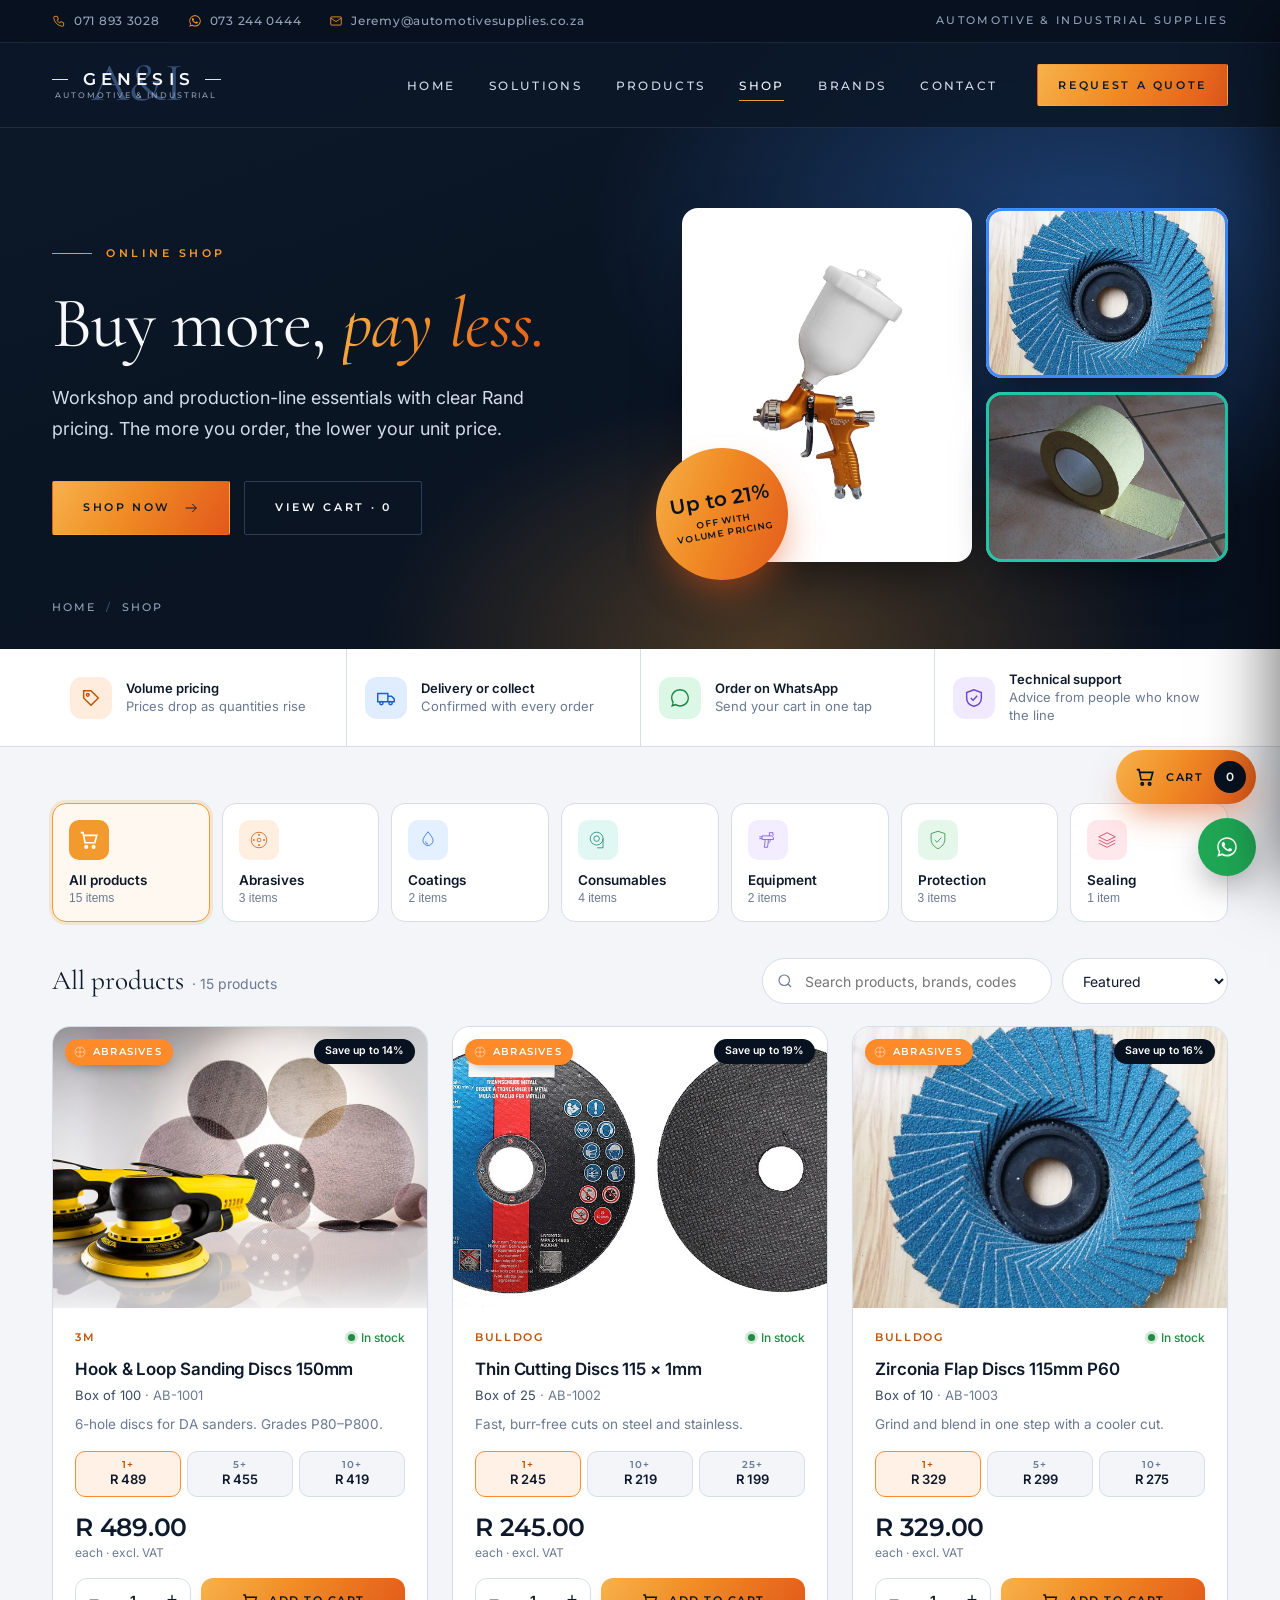
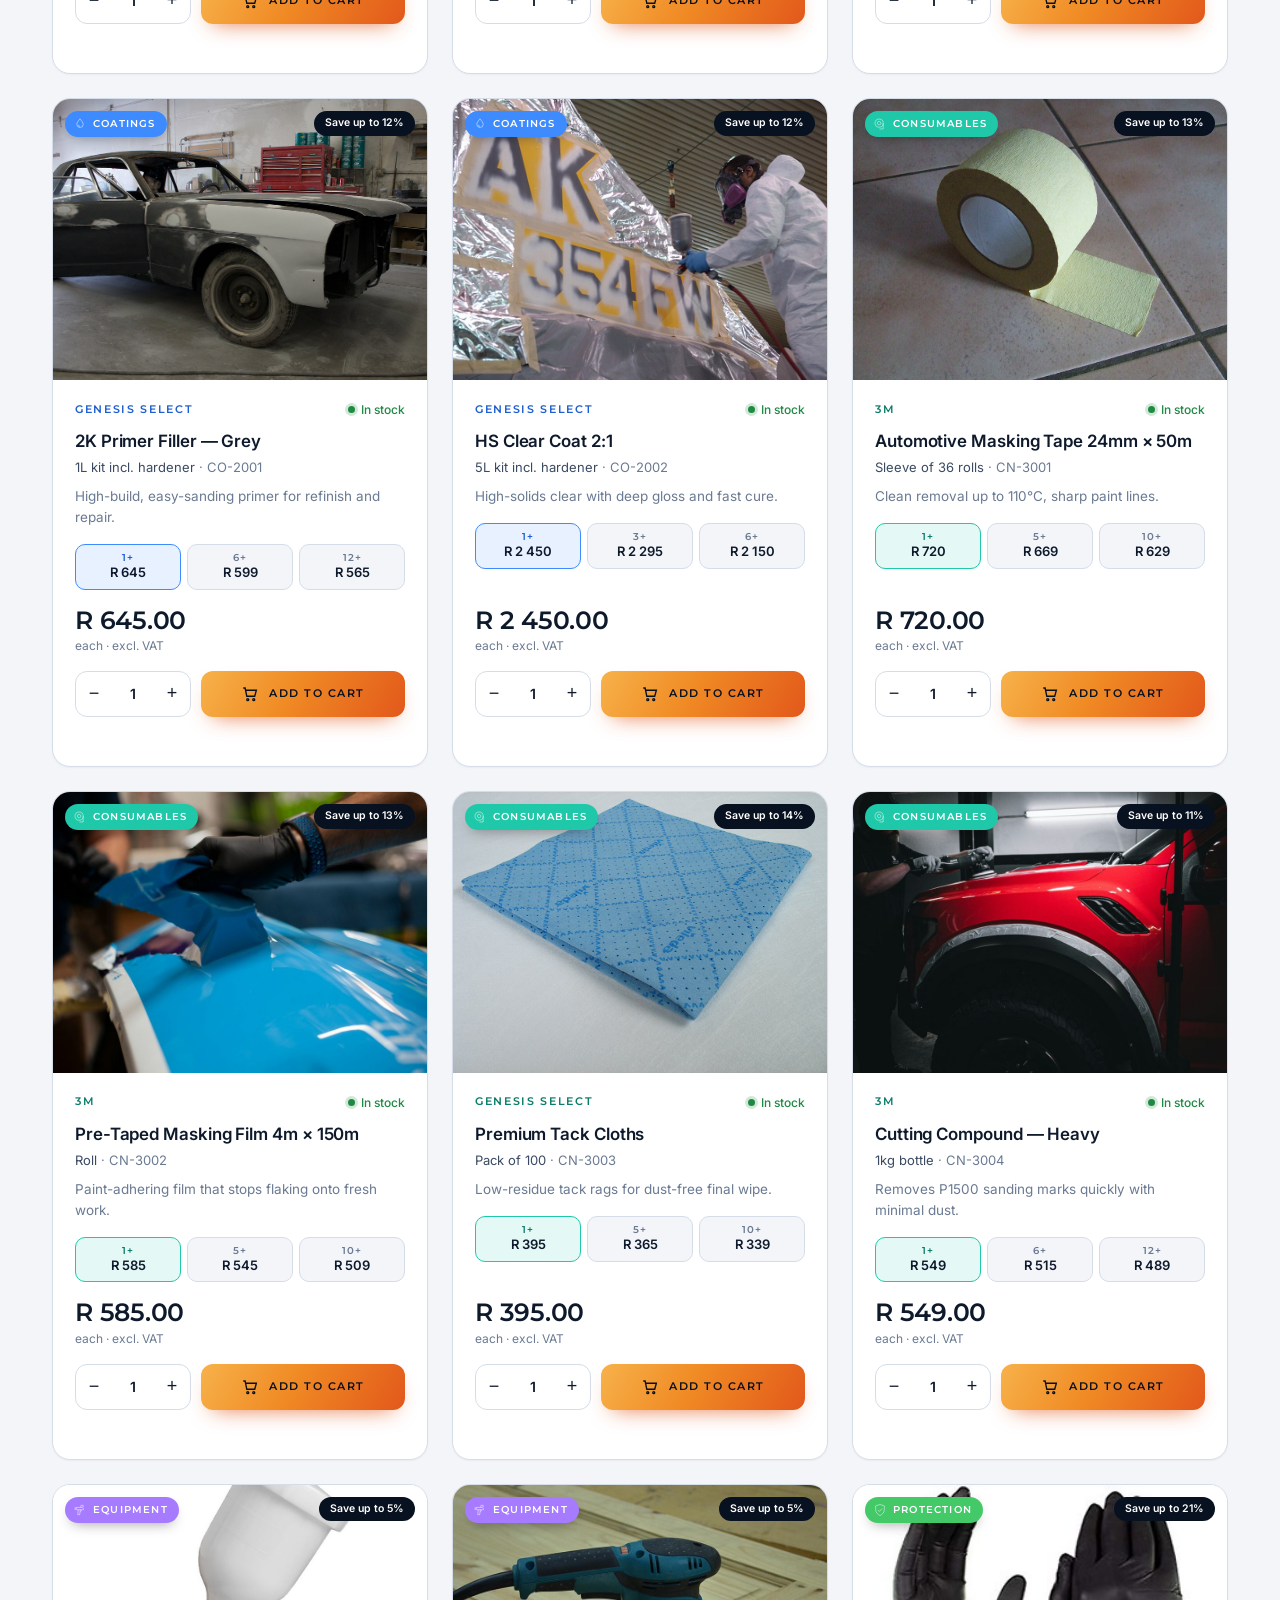
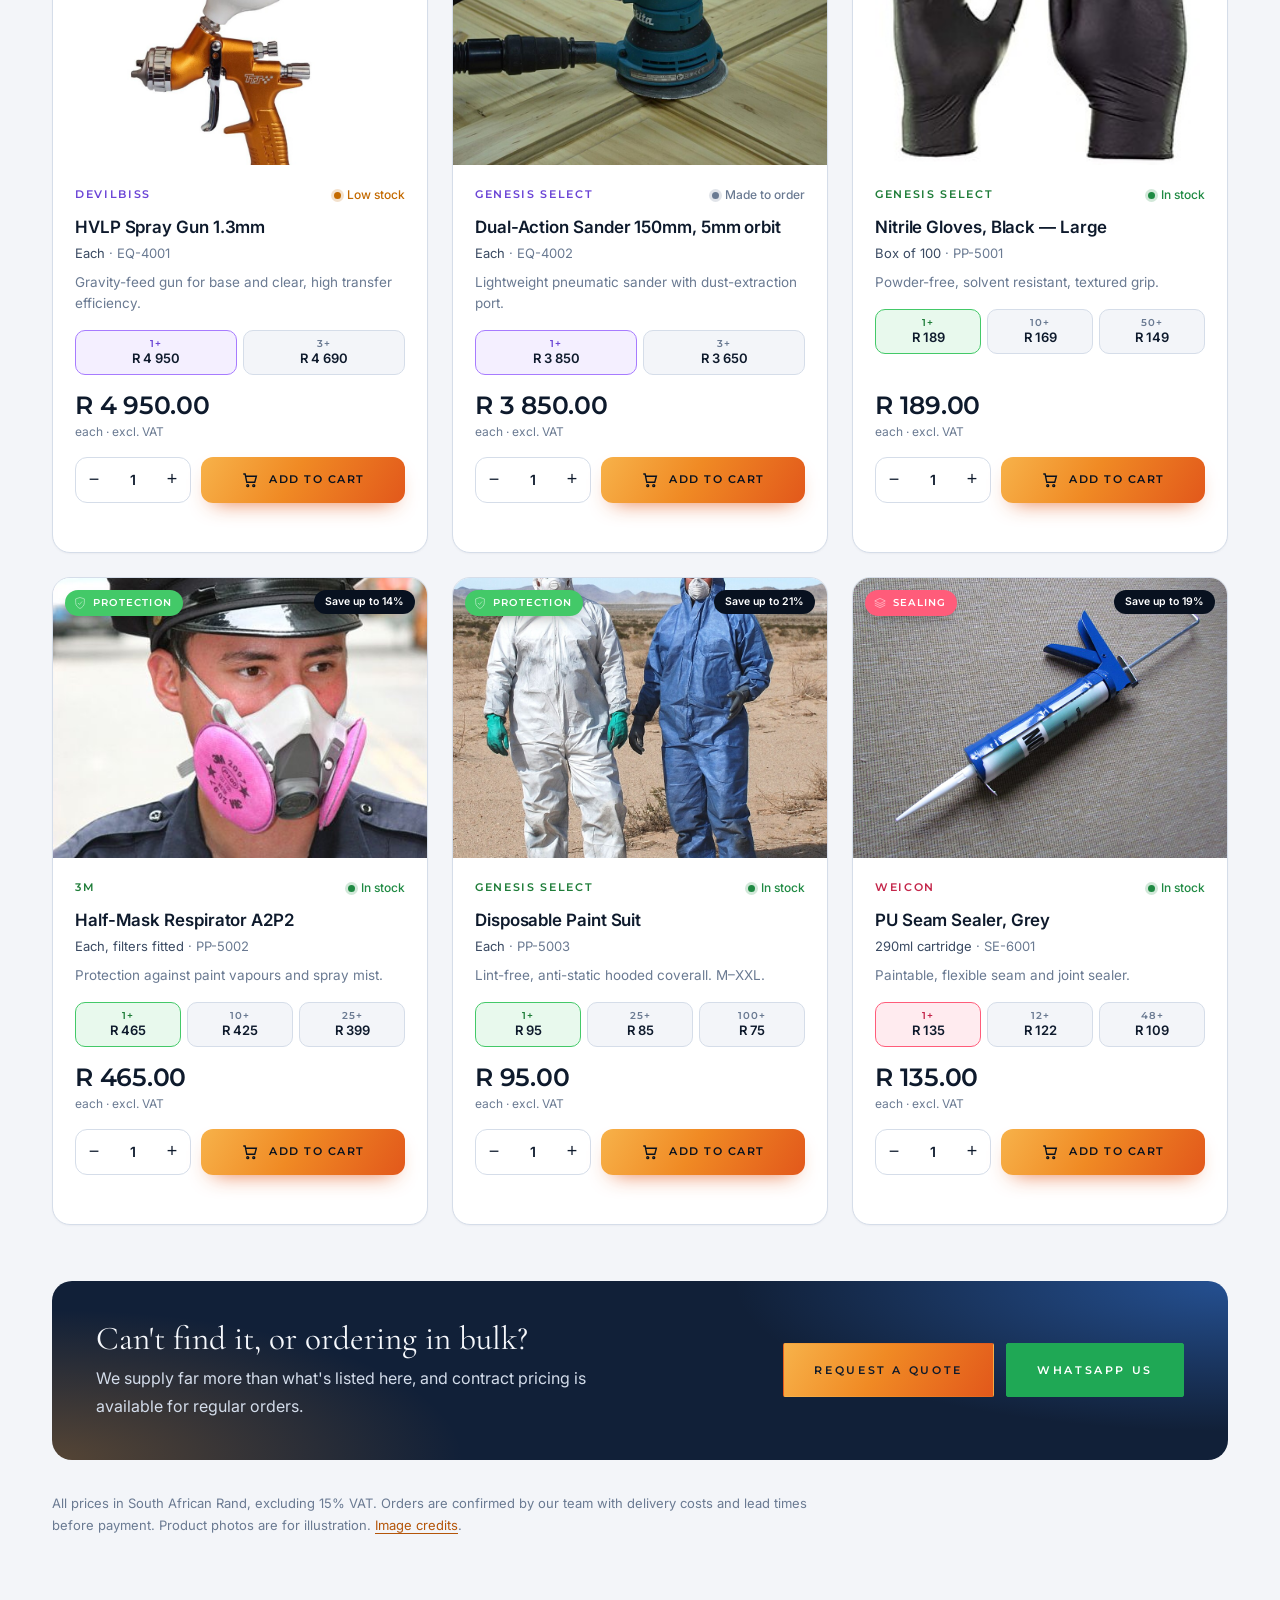
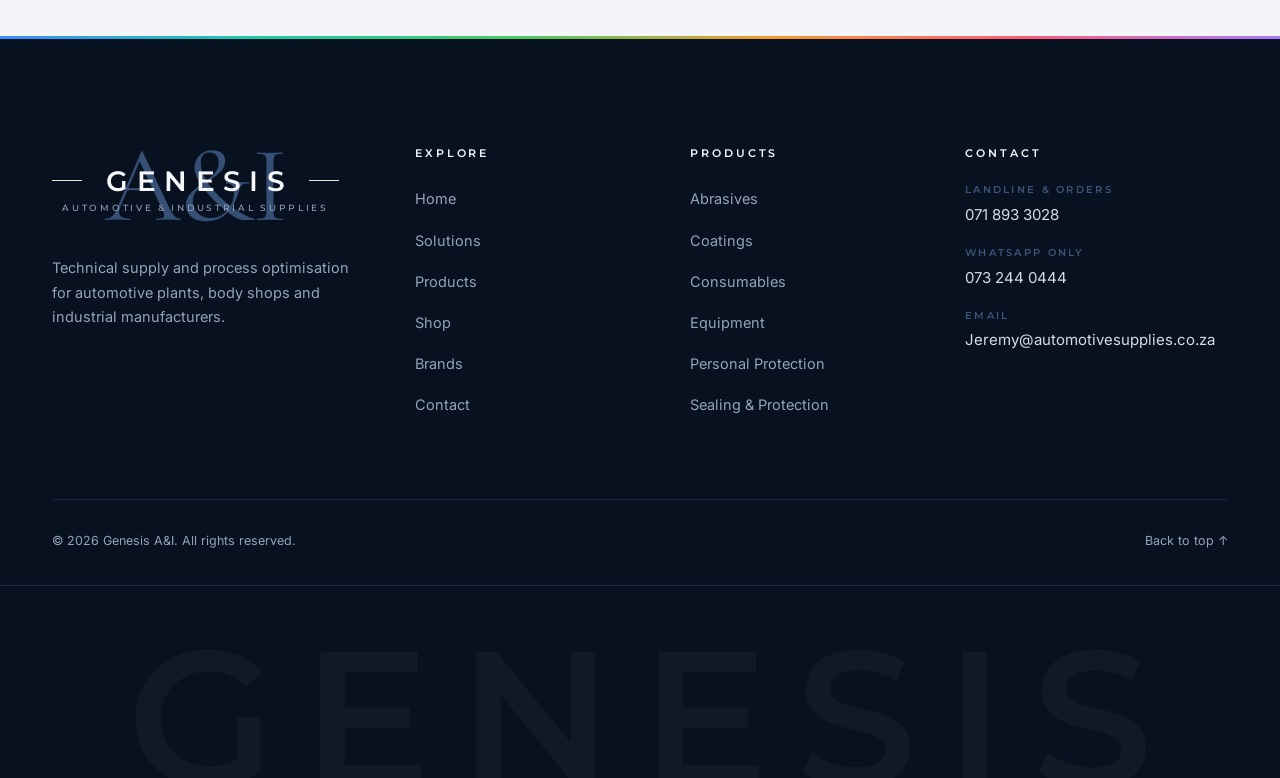
<file: shop.html>
<!doctype html>
<html lang="en-ZA">
<head>
  <meta charset="utf-8">
  <meta name="viewport" content="width=device-width, initial-scale=1">
  <title>Shop | Genesis A&amp;I</title>
  <meta name="description" content="Order abrasives, coatings, consumables, equipment, PPE and sealers online with volume pricing in Rand.">
  <meta property="og:title" content="Shop | Genesis A&amp;I">
  <meta property="og:description" content="Technical supply and process optimisation for automotive and industrial production.">
  <meta property="og:image" content="assets/logo.png">
  <meta name="theme-color" content="#0c1828">
  <link rel="icon" href="assets/logo.png">
  <link rel="preconnect" href="https://fonts.googleapis.com">
  <link rel="preconnect" href="https://fonts.gstatic.com" crossorigin>
  <link href="https://fonts.googleapis.com/css2?family=Cormorant+Garamond:ital,wght@0,300;0,400;0,500;1,400&family=Inter:wght@400;500&family=Montserrat:wght@500;600&display=swap" rel="stylesheet">
  <link rel="stylesheet" href="styles.css">
  <script>document.documentElement.classList.add('js')</script>
</head>
<body>

  <!-- ============ TOP BAR ============ -->
  <div class="topbar">
    <div class="container">
      <div class="topbar-contacts">
        <a href="tel:+27718933028"><svg viewBox="0 0 24 24" fill="none" stroke="currentColor" stroke-width="1.5"><path d="M5 4h4l2 5-2.5 1.5a11 11 0 0 0 5 5L15 13l5 2v4a2 2 0 0 1-2 2A16 16 0 0 1 3 6a2 2 0 0 1 2-2"/></svg>071 893 3028</a>
        <a href="https://wa.me/27732440444" target="_blank" rel="noopener"><svg viewBox="0 0 32 32"><path fill="currentColor" d="M16 3C8.8 3 3 8.7 3 15.8c0 2.5.7 4.9 2 7L3 29l6.4-2c2 1.1 4.3 1.7 6.6 1.7 7.2 0 13-5.7 13-12.8S23.2 3 16 3zm0 23.4c-2.1 0-4.1-.6-5.9-1.7l-.4-.3-3.8 1.2 1.2-3.7-.3-.4c-1.2-1.8-1.9-3.9-1.9-6.1C4.9 9.8 9.9 5 16 5s11.1 4.8 11.1 10.8S22.1 26.4 16 26.4zm6.1-8c-.3-.2-2-1-2.3-1.1-.3-.1-.5-.2-.8.2-.2.3-.9 1.1-1.1 1.3-.2.2-.4.3-.7.1-.3-.2-1.4-.5-2.7-1.7-1-.9-1.7-2-1.9-2.3-.2-.3 0-.5.1-.7l.5-.6c.2-.2.2-.3.3-.6.1-.2 0-.4 0-.6l-1-2.5c-.3-.7-.5-.6-.8-.6h-.6c-.2 0-.6.1-.9.4-.3.3-1.2 1.1-1.2 2.8s1.2 3.2 1.4 3.5c.2.2 2.4 3.6 5.8 5 2.9 1.1 3.4.9 4 .8.6-.1 2-.8 2.3-1.6.3-.8.3-1.5.2-1.6-.1-.3-.3-.4-.6-.5z"/></svg>073 244 0444</a>
        <a class="hide-sm" href="mailto:Jeremy@automotivesupplies.co.za"><svg viewBox="0 0 24 24" fill="none" stroke="currentColor" stroke-width="1.5"><rect x="3" y="5" width="18" height="14" rx="1"/><path d="m3 7 9 6 9-6"/></svg>Jeremy@automotivesupplies.co.za</a>
      </div>
      <span class="topbar-note">Automotive &amp; Industrial Supplies</span>
    </div>
  </div>

  <!-- ============ HEADER ============ -->
  <header class="site-header">
    <div class="container header-inner">
      <a href="index.html" class="logo" aria-label="Genesis A&amp;I home">
        <span class="logo-mark" aria-hidden="true">A&amp;I</span>
        <span class="logo-word"><span>GENESIS</span></span>
        <span class="logo-tag">Automotive &amp; Industrial</span>
      </a>
      <nav class="main-nav" aria-label="Main">
        <ul>
          <li><a class="nav-link" href="index.html">Home</a></li>
          <li><a class="nav-link" href="solutions.html">Solutions</a></li>
          <li><a class="nav-link" href="products.html">Products</a></li>
          <li><a class="nav-link active" href="shop.html">Shop</a></li>
          <li><a class="nav-link" href="brands.html">Brands</a></li>
          <li><a class="nav-link" href="contact.html">Contact</a></li>
        </ul>
        <a href="contact.html" class="btn btn-primary btn-sm">Request a Quote</a>
      </nav>
      <button class="nav-toggle" aria-label="Menu" aria-expanded="false"><span></span><span></span><span></span></button>
    </div>
  </header>

  <main>
    <section class="shop-hero">
      <div class="container shop-hero-inner">
        <div class="shop-hero-copy">
          <p class="eyebrow reveal">Online Shop</p>
          <h1 class="h-display reveal" data-delay="1">Buy more, <em>pay less.</em></h1>
          <p class="lead reveal" data-delay="2">Workshop and production-line essentials with clear Rand pricing. The more you order, the lower your unit price.</p>
          <div class="hero-actions reveal" data-delay="3">
            <a href="#shop" class="btn btn-primary">Shop now <svg viewBox="0 0 24 24" fill="none" stroke="currentColor" stroke-width="1.5"><path d="M4 12h16M14 6l6 6-6 6"/></svg></a>
            <button type="button" class="btn" data-cart-open><span>View cart · <span data-cart-count>0</span></span></button>
          </div>
        </div>
        <div class="shop-hero-art reveal" data-delay="2" aria-hidden="true">
          <div class="art-tile t1"><img src="assets/shop/spray-gun.jpg" alt=""></div>
          <div class="art-tile t2"><img src="assets/shop/flap-disc.jpg" alt=""></div>
          <div class="art-tile t3"><img src="assets/shop/masking-tape.jpg" alt=""></div>
          <div class="art-tile t4"><img src="assets/shop/nitrile-gloves.jpg" alt=""></div>
          <div class="art-sticker"><b>Up to 21%</b><span>off with volume pricing</span></div>
        </div>
      </div>
      <nav class="crumbs container" aria-label="Breadcrumb"><a href="index.html">Home</a><span aria-hidden="true">/</span><span>Shop</span></nav>
    </section>

    <div class="shop-perks">
      <ul class="container">
        <li class="p1"><svg viewBox="0 0 24 24" fill="none" stroke="currentColor" stroke-width="1.6"><path d="M20 12 12 20l-8-8V4h8z"/><circle cx="8.5" cy="8.5" r="1.5"/></svg><div><b>Volume pricing</b><span>Prices drop as quantities rise</span></div></li>
        <li class="p2"><svg viewBox="0 0 24 24" fill="none" stroke="currentColor" stroke-width="1.6"><path d="M3 7h11v9H3zM14 10h4l3 3v3h-7"/><circle cx="7" cy="17.5" r="1.8"/><circle cx="17" cy="17.5" r="1.8"/></svg><div><b>Delivery or collect</b><span>Confirmed with every order</span></div></li>
        <li class="p3"><svg viewBox="0 0 32 32"><path fill="currentColor" d="M16 3C8.8 3 3 8.7 3 15.8c0 2.5.7 4.9 2 7L3 29l6.4-2c2 1.1 4.3 1.7 6.6 1.7 7.2 0 13-5.7 13-12.8S23.2 3 16 3zm0 23.4c-2.1 0-4.1-.6-5.9-1.7l-.4-.3-3.8 1.2 1.2-3.7-.3-.4c-1.2-1.8-1.9-3.9-1.9-6.1C4.9 9.8 9.9 5 16 5s11.1 4.8 11.1 10.8S22.1 26.4 16 26.4z"/></svg><div><b>Order on WhatsApp</b><span>Send your cart in one tap</span></div></li>
        <li class="p4"><svg viewBox="0 0 24 24" fill="none" stroke="currentColor" stroke-width="1.6"><path d="M12 3 4 6v6c0 5 3.5 8 8 9 4.5-1 8-4 8-9V6z"/><path d="m8.5 12 2.5 2.5 4.5-5"/></svg><div><b>Technical support</b><span>Advice from people who know the line</span></div></li>
      </ul>
    </div>

    <section class="section light shop" id="shop">
      <div class="container">
        <ul class="shop-filters" data-shop-filters aria-label="Filter by category"></ul>

        <div class="shop-toolbar">
          <p class="shop-count" data-shop-count aria-live="polite"></p>
          <div class="shop-controls">
            <label class="shop-search">
              <svg viewBox="0 0 24 24" fill="none" stroke="currentColor" stroke-width="1.6" aria-hidden="true"><circle cx="11" cy="11" r="7"/><path d="m20 20-4-4"/></svg>
              <input type="search" placeholder="Search products, brands, codes" aria-label="Search products" data-shop-search>
            </label>
            <select class="shop-sort" aria-label="Sort products" data-shop-sort>
              <option value="default">Featured</option>
              <option value="save">Biggest savings</option>
              <option value="price-asc">Price: low to high</option>
              <option value="price-desc">Price: high to low</option>
              <option value="name">Name A–Z</option>
            </select>
          </div>
        </div>

        <div class="shop-grid" data-shop-grid></div>
        <p class="shop-empty" data-shop-empty hidden>No products match your search. <a href="contact.html">Ask us to source it</a>.</p>

        <div class="shop-help">
          <div>
            <h2>Can't find it, or ordering in bulk?</h2>
            <p>We supply far more than what's listed here, and contract pricing is available for regular orders.</p>
          </div>
          <div class="shop-help-actions">
            <a href="contact.html" class="btn btn-primary">Request a quote</a>
            <a href="https://wa.me/27732440444" target="_blank" rel="noopener" class="btn btn-wa">WhatsApp us</a>
          </div>
        </div>

        <p class="shop-note">All prices in South African Rand, excluding 15% VAT. Orders are confirmed by our team with delivery costs and lead times before payment. Product photos are for illustration. <a href="assets/shop/CREDITS.txt">Image credits</a>.</p>
      </div>
    </section>
  </main>

  <!-- ============ CART ============ -->
  <button type="button" class="cart-fab" data-cart-open aria-label="Open cart">
    <svg viewBox="0 0 24 24" fill="none" stroke="currentColor" stroke-width="1.8" aria-hidden="true"><path d="M3 4h2.5l2.2 11h10.6L20.5 7H6.6"/><circle cx="9" cy="19.5" r="1.3"/><circle cx="17" cy="19.5" r="1.3"/></svg>
    <span class="cart-fab-label">Cart</span>
    <span class="cart-count" data-cart-count>0</span>
  </button>
  <div class="cart-toast" data-toast role="status" aria-live="polite"></div>
  <div class="cart-overlay" data-cart-overlay></div>
  <aside class="cart-drawer" data-cart aria-hidden="true" aria-label="Shopping cart" role="dialog">
    <div class="cart-head">
      <div>
        <h2>Your cart</h2>
        <p data-cart-sub></p>
      </div>
      <button type="button" class="cart-close" data-cart-close aria-label="Close cart">×</button>
    </div>
    <div class="cart-scroll">
      <div class="cart-empty" data-cart-empty>
        <svg viewBox="0 0 24 24" fill="none" stroke="currentColor" stroke-width="1.4" aria-hidden="true"><path d="M3 4h2.5l2.2 11h10.6L20.5 7H6.6"/><circle cx="9" cy="19.5" r="1.3"/><circle cx="17" cy="19.5" r="1.3"/></svg>
        <p>Your cart is empty.</p>
        <span>Add products to build an order.</span>
      </div>
      <ul class="cart-items" data-cart-items></ul>
      <div data-cart-foot hidden>
        <dl class="cart-sum">
          <div><dt>Subtotal</dt><dd data-sum-sub></dd></div>
          <div class="saving" data-sum-save-row><dt>Volume savings</dt><dd data-sum-save></dd></div>
          <div><dt>VAT (15%)</dt><dd data-sum-vat></dd></div>
          <div class="total"><dt>Total</dt><dd data-sum-total></dd></div>
        </dl>
        <form class="cart-form" data-cart-form novalidate>
          <p class="cart-form-title">Your details</p>
          <input name="name" placeholder="Full name *" required autocomplete="name">
          <input name="company" placeholder="Company" autocomplete="organization">
          <input name="phone" type="tel" placeholder="Phone *" required autocomplete="tel">
          <input name="delivery" placeholder="Delivery area, or collect" autocomplete="address-level2">
          <textarea name="notes" rows="2" placeholder="Notes (grades, sizes, colours)"></textarea>
          <button type="submit" class="btn btn-wa" data-via="whatsapp">Send order via WhatsApp</button>
          <button type="submit" class="btn btn-ghost" data-via="email">Send order via email</button>
          <button type="button" class="cart-clear" data-cart-clear>Clear cart</button>
        </form>
      </div>
    </div>
  </aside>

  <!-- ============ FOOTER ============ -->
  <footer class="site-footer">
    <div class="container">
      <div class="footer-top">
        <div class="footer-brand">
          <a href="index.html" class="logo lg" aria-label="Genesis A&amp;I home">
            <span class="logo-mark" aria-hidden="true">A&amp;I</span>
            <span class="logo-word"><span>GENESIS</span></span>
            <span class="logo-tag">Automotive &amp; Industrial Supplies</span>
          </a>
          <p>Technical supply and process optimisation for automotive plants, body shops and industrial manufacturers.</p>
        </div>
        <div class="footer-col">
          <h4>Explore</h4>
          <ul>
            <li><a href="index.html">Home</a></li>
            <li><a href="solutions.html">Solutions</a></li>
            <li><a href="products.html">Products</a></li>
            <li><a href="shop.html">Shop</a></li>
            <li><a href="brands.html">Brands</a></li>
            <li><a href="contact.html">Contact</a></li>
          </ul>
        </div>
        <div class="footer-col">
          <h4>Products</h4>
          <ul>
            <li><a href="products.html#abrasives">Abrasives</a></li>
            <li><a href="products.html#coatings">Coatings</a></li>
            <li><a href="products.html#consumables">Consumables</a></li>
            <li><a href="products.html#equipment">Equipment</a></li>
            <li><a href="products.html#ppe">Personal Protection</a></li>
            <li><a href="products.html#sealing">Sealing &amp; Protection</a></li>
          </ul>
        </div>
        <div class="footer-col">
          <h4>Contact</h4>
          <div class="contact-li"><span class="k">Landline &amp; Orders</span><a href="tel:+27718933028">071 893 3028</a></div>
          <div class="contact-li"><span class="k">WhatsApp Only</span><a href="https://wa.me/27732440444" target="_blank" rel="noopener">073 244 0444</a></div>
          <div class="contact-li"><span class="k">Email</span><a href="mailto:Jeremy@automotivesupplies.co.za">Jeremy@automotivesupplies.co.za</a></div>
        </div>
      </div>
      <div class="footer-bottom">
        <span>&copy; <span data-year></span> Genesis A&amp;I. All rights reserved.</span>
        <a href="#" data-top>Back to top ↑</a>
      </div>
    </div>
    <div class="footer-word" aria-hidden="true"><span>GENESIS</span></div>
  </footer>

  <a href="https://wa.me/27732440444" class="wa-float" target="_blank" rel="noopener" aria-label="Chat with us on WhatsApp">
    <svg viewBox="0 0 32 32" aria-hidden="true"><path fill="currentColor" d="M16 3C8.8 3 3 8.7 3 15.8c0 2.5.7 4.9 2 7L3 29l6.4-2c2 1.1 4.3 1.7 6.6 1.7 7.2 0 13-5.7 13-12.8S23.2 3 16 3zm0 23.4c-2.1 0-4.1-.6-5.9-1.7l-.4-.3-3.8 1.2 1.2-3.7-.3-.4c-1.2-1.8-1.9-3.9-1.9-6.1C4.9 9.8 9.9 5 16 5s11.1 4.8 11.1 10.8S22.1 26.4 16 26.4zm6.1-8c-.3-.2-2-1-2.3-1.1-.3-.1-.5-.2-.8.2-.2.3-.9 1.1-1.1 1.3-.2.2-.4.3-.7.1-.3-.2-1.4-.5-2.7-1.7-1-.9-1.7-2-1.9-2.3-.2-.3 0-.5.1-.7l.5-.6c.2-.2.2-.3.3-.6.1-.2 0-.4 0-.6l-1-2.5c-.3-.7-.5-.6-.8-.6h-.6c-.2 0-.6.1-.9.4-.3.3-1.2 1.1-1.2 2.8s1.2 3.2 1.4 3.5c.2.2 2.4 3.6 5.8 5 2.9 1.1 3.4.9 4 .8.6-.1 2-.8 2.3-1.6.3-.8.3-1.5.2-1.6-.1-.3-.3-.4-.6-.5z"/></svg>
    <span class="wa-label">Chat on WhatsApp</span>
  </a>

  <script src="script.js"></script>
  <script src="shop.js"></script>
</body>
</html>
</file>
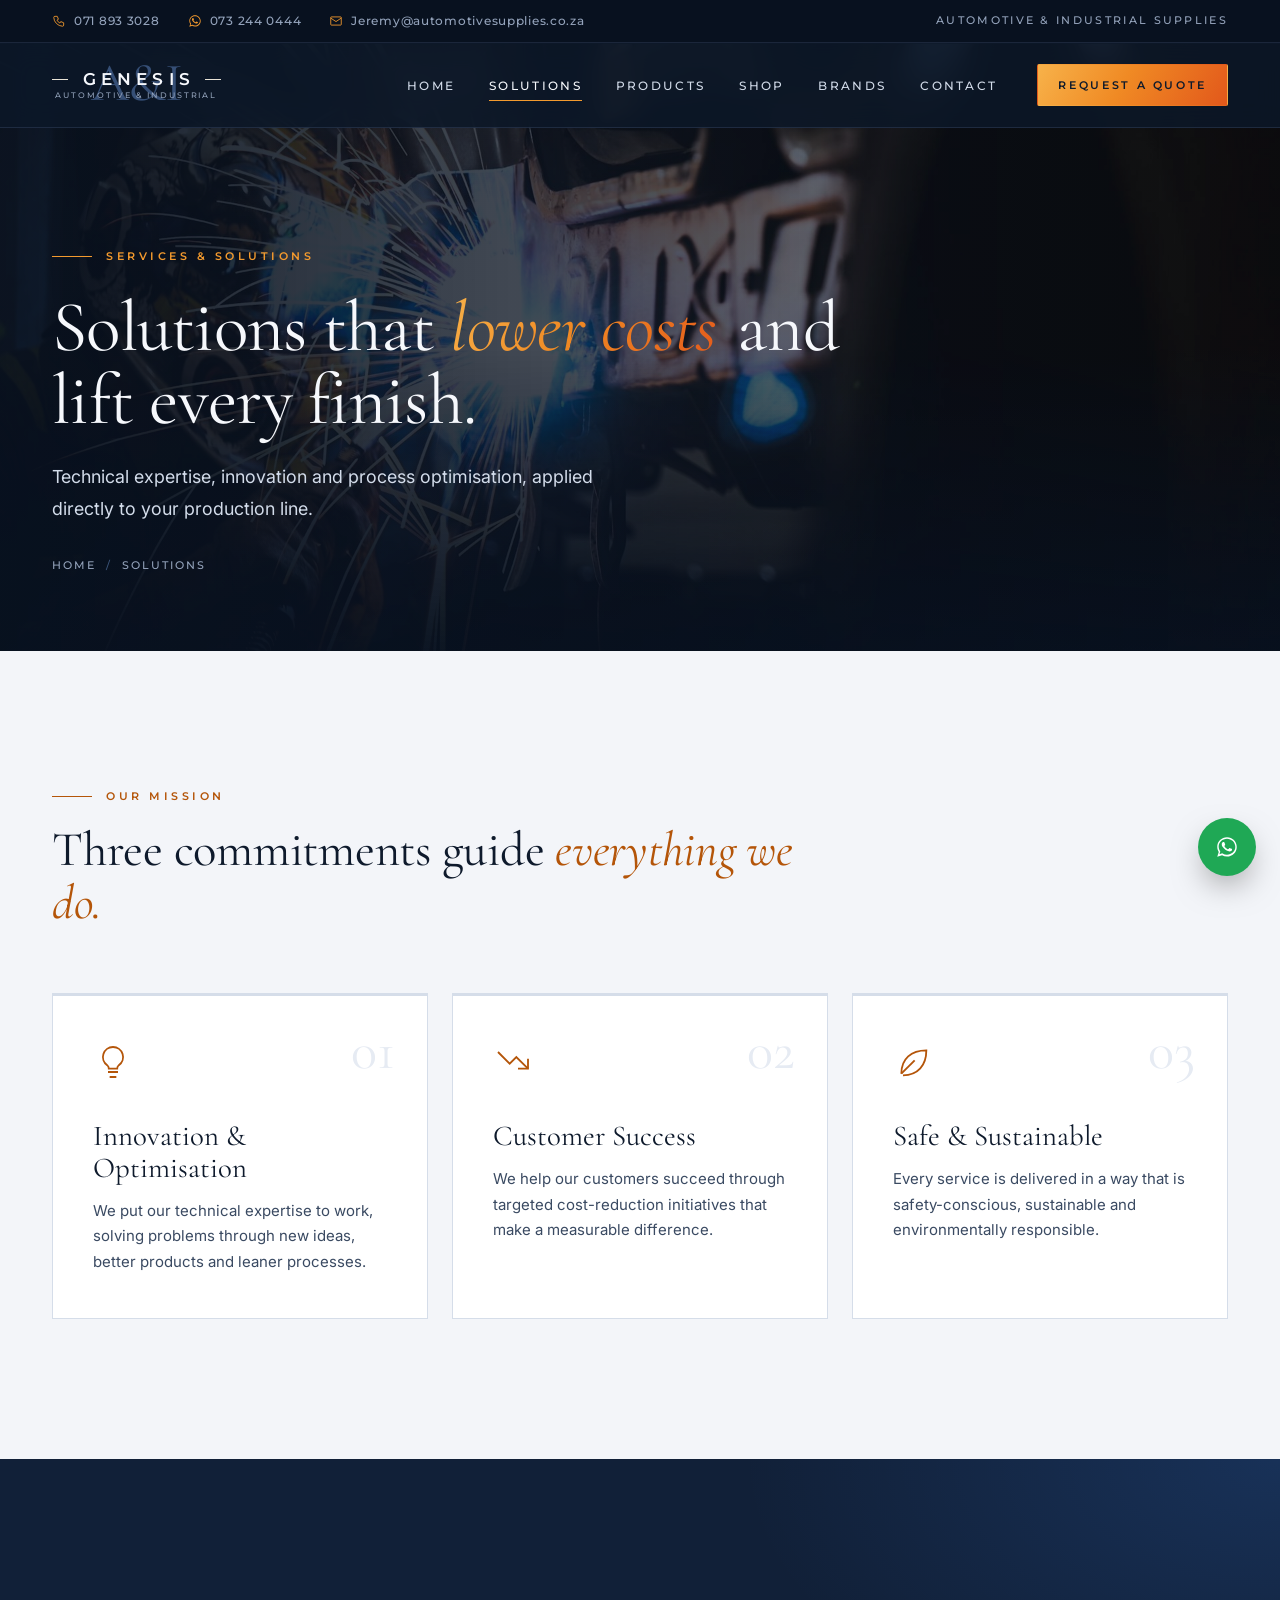
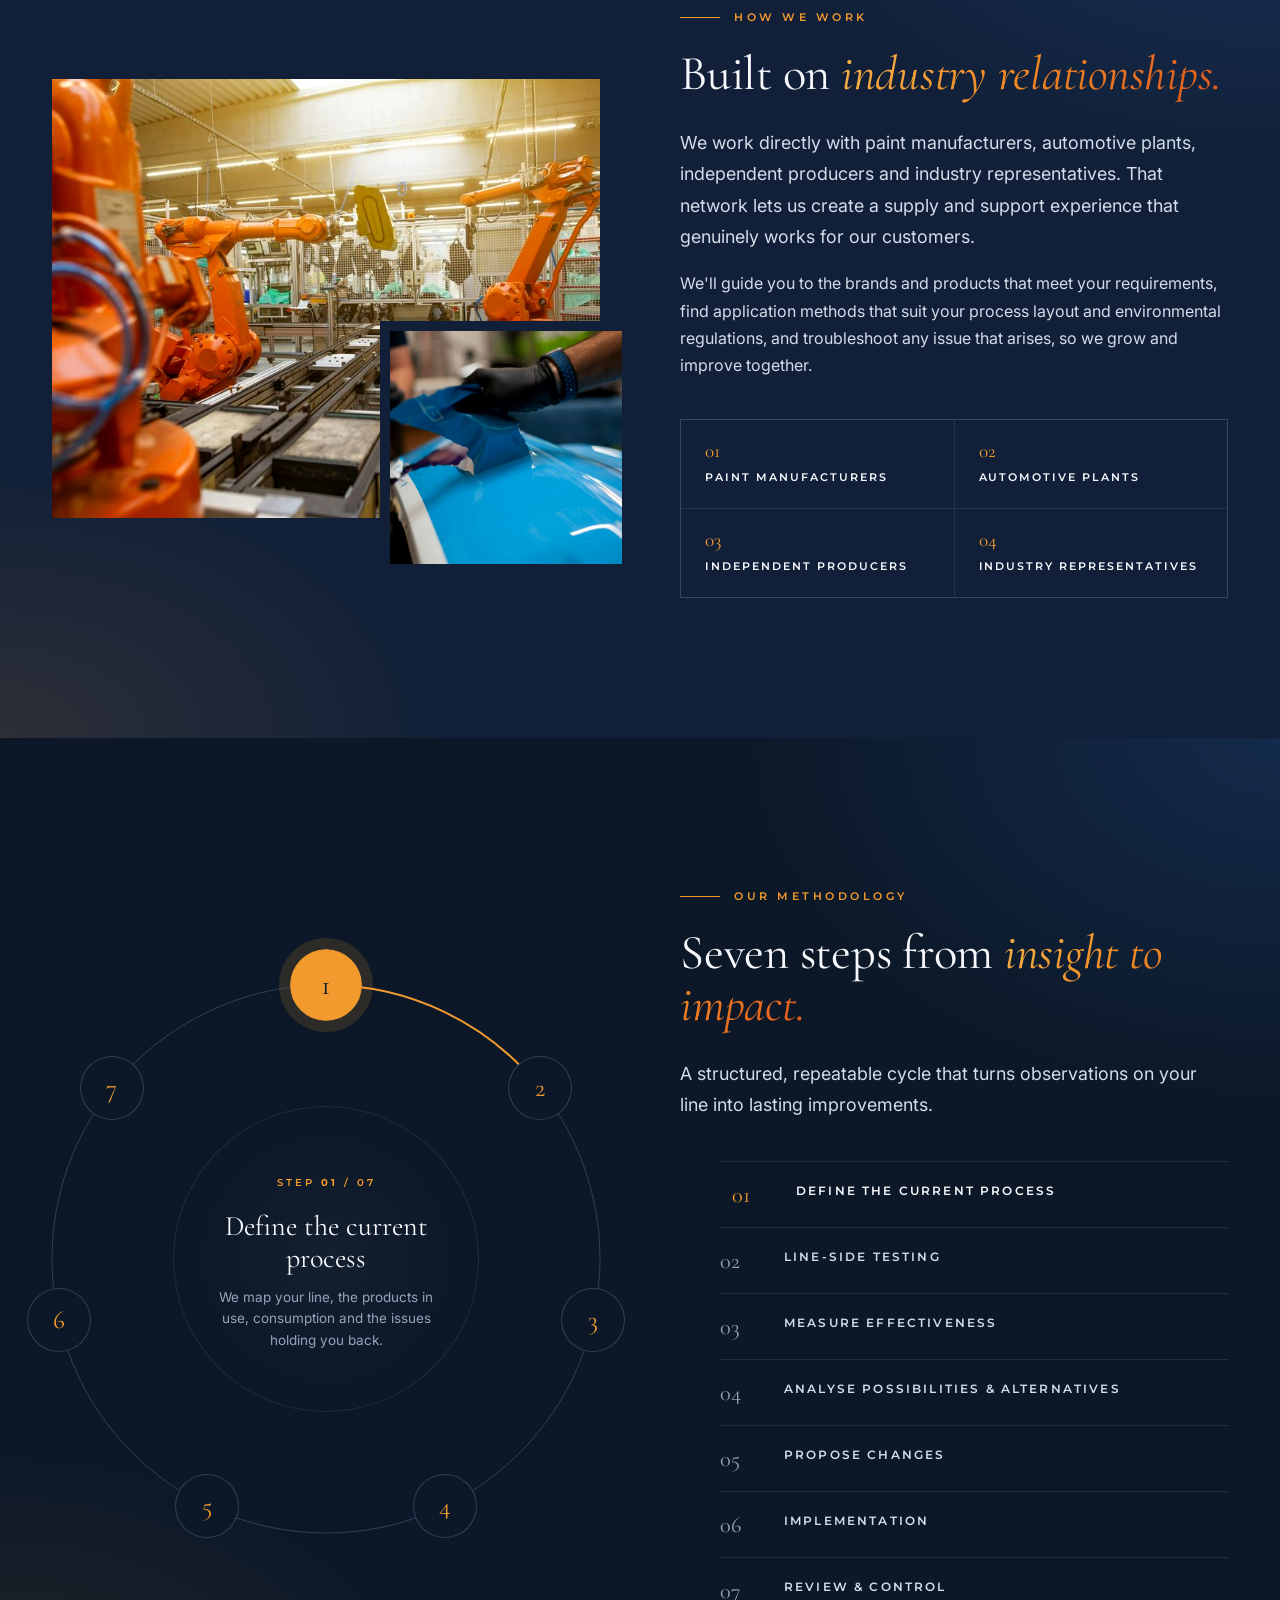
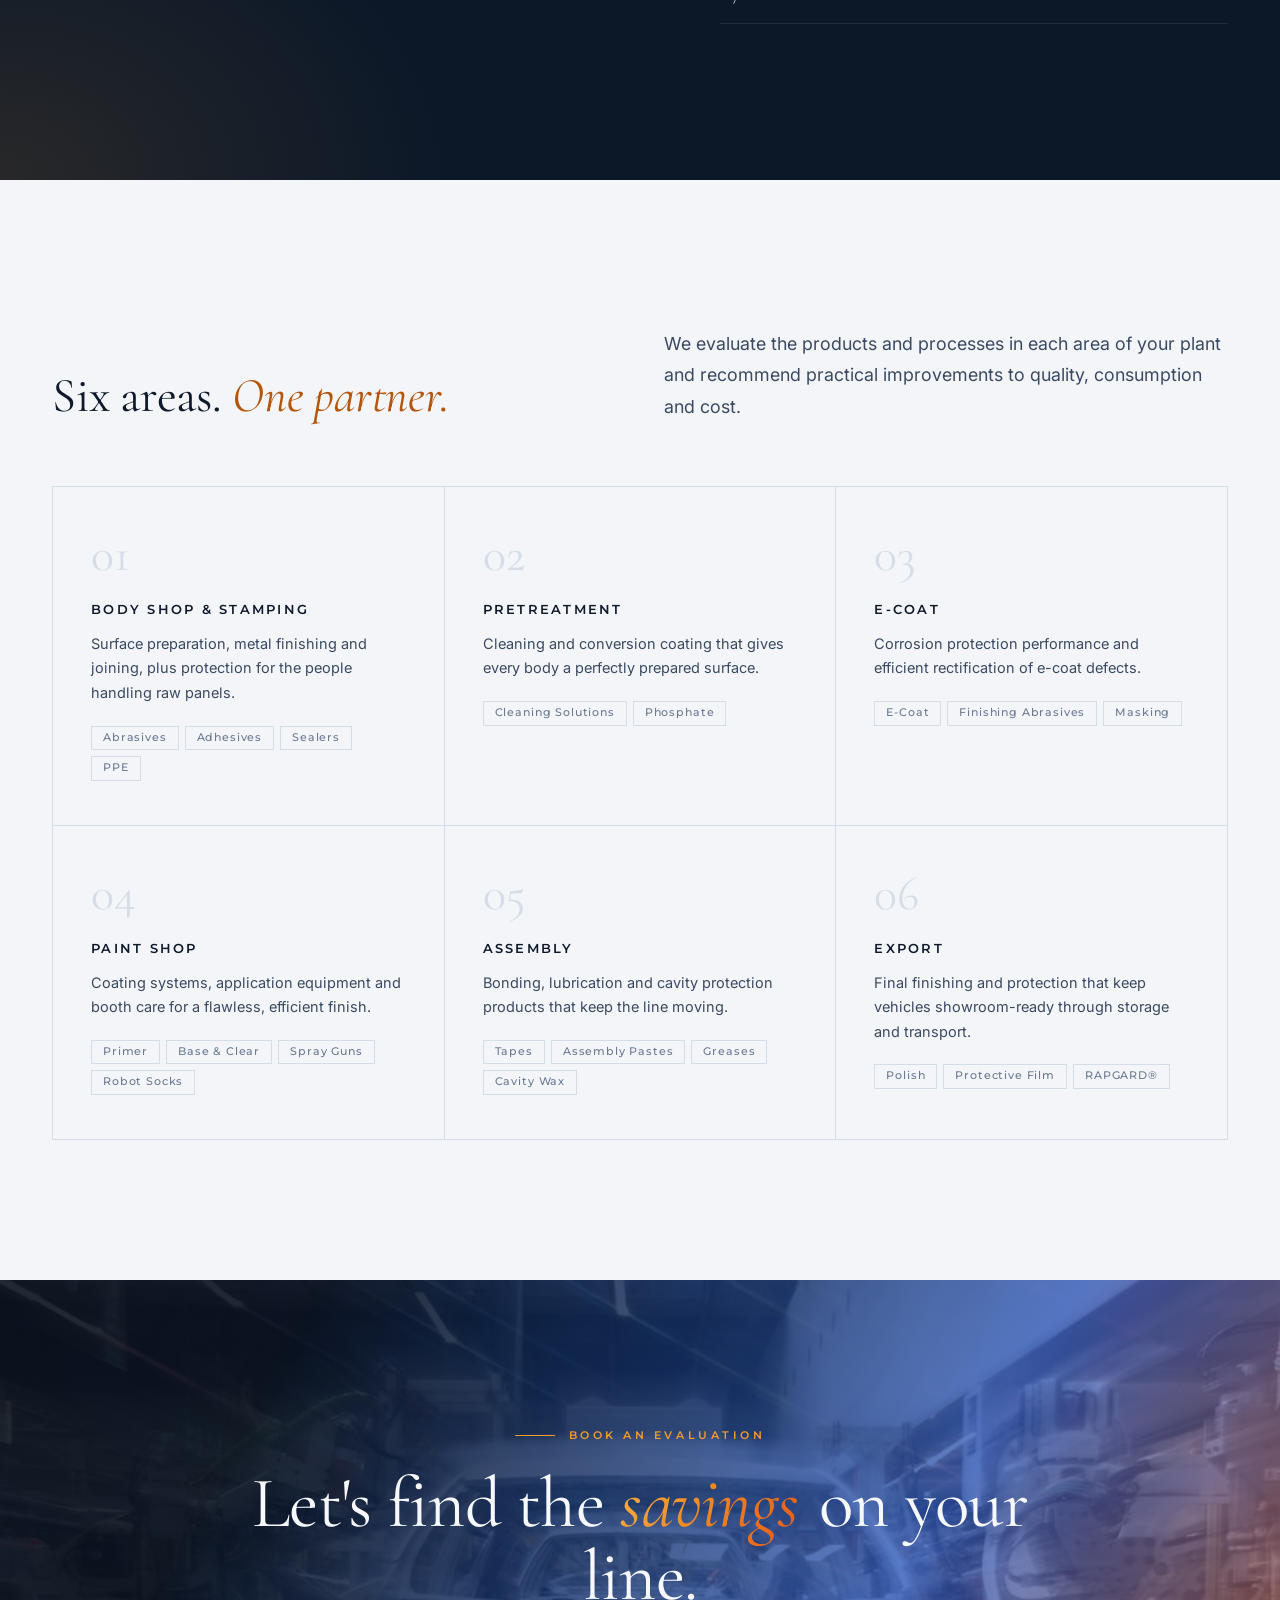
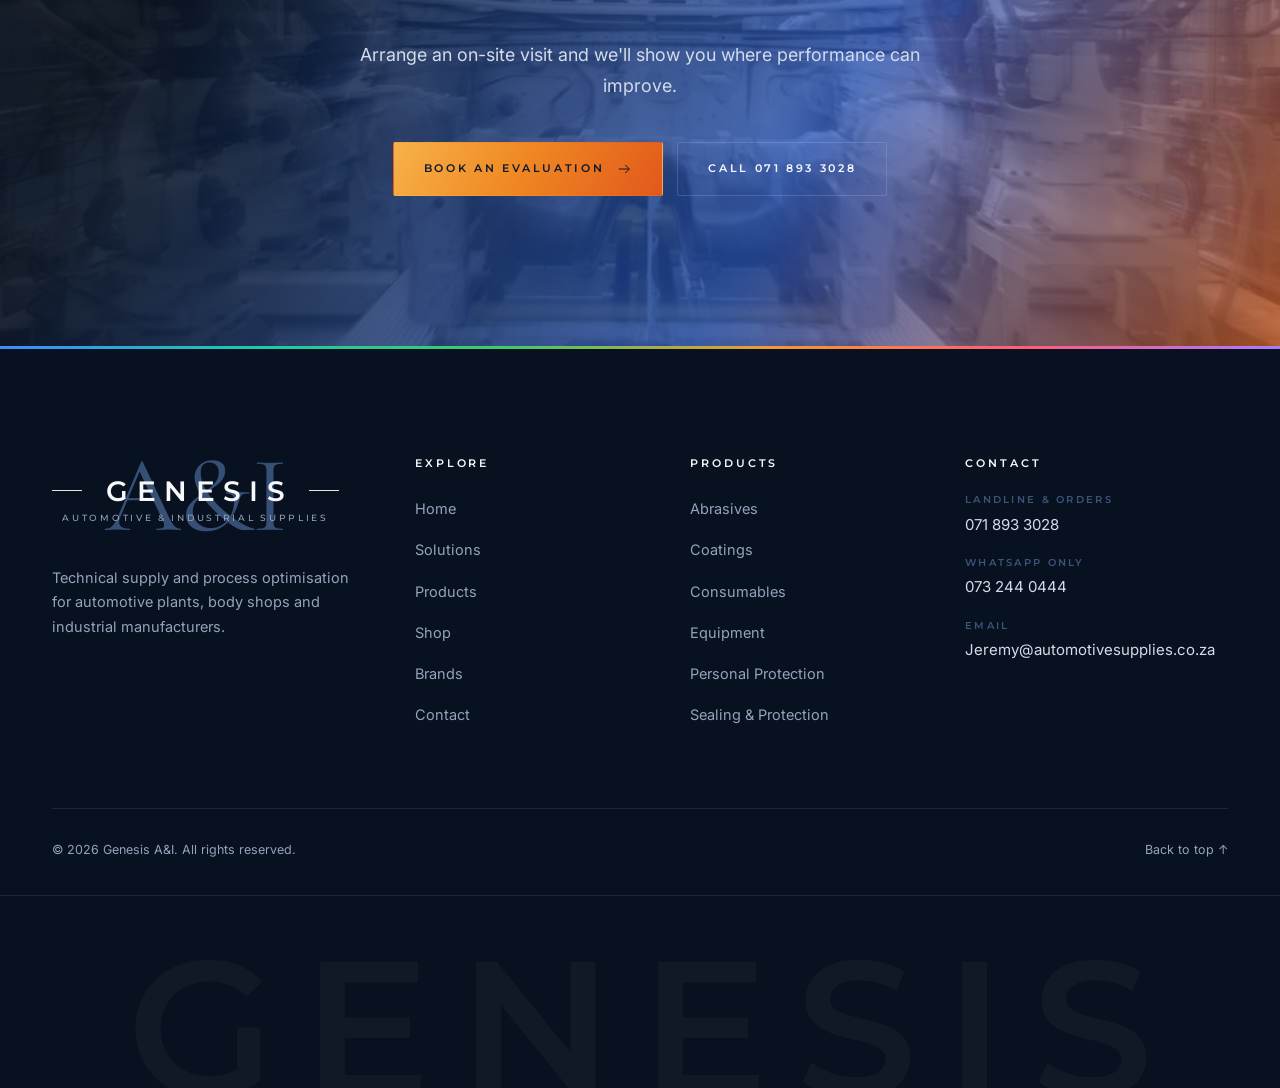
<file: solutions.html>
<!doctype html>
<html lang="en-ZA">
<head>
  <meta charset="utf-8">
  <meta name="viewport" content="width=device-width, initial-scale=1">
  <title>Solutions | Genesis A&amp;I</title>
  <meta name="description" content="Process optimisation, line-side testing and cost-reduction programmes for automotive and industrial production, from body shop to export.">
  <meta property="og:title" content="Solutions | Genesis A&amp;I">
  <meta property="og:description" content="Technical supply and process optimisation for automotive and industrial production.">
  <meta property="og:image" content="assets/logo.png">
  <meta name="theme-color" content="#0c1828">
  <link rel="icon" href="assets/logo.png">
  <link rel="preconnect" href="https://fonts.googleapis.com">
  <link rel="preconnect" href="https://fonts.gstatic.com" crossorigin>
  <link href="https://fonts.googleapis.com/css2?family=Cormorant+Garamond:ital,wght@0,300;0,400;0,500;1,400&family=Inter:wght@400;500&family=Montserrat:wght@500;600&display=swap" rel="stylesheet">
  <link rel="stylesheet" href="styles.css">
  <script>document.documentElement.classList.add('js')</script>
</head>
<body>

  <!-- ============ TOP BAR ============ -->
  <div class="topbar">
    <div class="container">
      <div class="topbar-contacts">
        <a href="tel:+27718933028"><svg viewBox="0 0 24 24" fill="none" stroke="currentColor" stroke-width="1.5"><path d="M5 4h4l2 5-2.5 1.5a11 11 0 0 0 5 5L15 13l5 2v4a2 2 0 0 1-2 2A16 16 0 0 1 3 6a2 2 0 0 1 2-2"/></svg>071 893 3028</a>
        <a href="https://wa.me/27732440444" target="_blank" rel="noopener"><svg viewBox="0 0 32 32"><path fill="currentColor" d="M16 3C8.8 3 3 8.7 3 15.8c0 2.5.7 4.9 2 7L3 29l6.4-2c2 1.1 4.3 1.7 6.6 1.7 7.2 0 13-5.7 13-12.8S23.2 3 16 3zm0 23.4c-2.1 0-4.1-.6-5.9-1.7l-.4-.3-3.8 1.2 1.2-3.7-.3-.4c-1.2-1.8-1.9-3.9-1.9-6.1C4.9 9.8 9.9 5 16 5s11.1 4.8 11.1 10.8S22.1 26.4 16 26.4zm6.1-8c-.3-.2-2-1-2.3-1.1-.3-.1-.5-.2-.8.2-.2.3-.9 1.1-1.1 1.3-.2.2-.4.3-.7.1-.3-.2-1.4-.5-2.7-1.7-1-.9-1.7-2-1.9-2.3-.2-.3 0-.5.1-.7l.5-.6c.2-.2.2-.3.3-.6.1-.2 0-.4 0-.6l-1-2.5c-.3-.7-.5-.6-.8-.6h-.6c-.2 0-.6.1-.9.4-.3.3-1.2 1.1-1.2 2.8s1.2 3.2 1.4 3.5c.2.2 2.4 3.6 5.8 5 2.9 1.1 3.4.9 4 .8.6-.1 2-.8 2.3-1.6.3-.8.3-1.5.2-1.6-.1-.3-.3-.4-.6-.5z"/></svg>073 244 0444</a>
        <a class="hide-sm" href="mailto:Jeremy@automotivesupplies.co.za"><svg viewBox="0 0 24 24" fill="none" stroke="currentColor" stroke-width="1.5"><rect x="3" y="5" width="18" height="14" rx="1"/><path d="m3 7 9 6 9-6"/></svg>Jeremy@automotivesupplies.co.za</a>
      </div>
      <span class="topbar-note">Automotive &amp; Industrial Supplies</span>
    </div>
  </div>

  <!-- ============ HEADER ============ -->
  <header class="site-header">
    <div class="container header-inner">
      <a href="index.html" class="logo" aria-label="Genesis A&amp;I home">
        <span class="logo-mark" aria-hidden="true">A&amp;I</span>
        <span class="logo-word"><span>GENESIS</span></span>
        <span class="logo-tag">Automotive &amp; Industrial</span>
      </a>
      <nav class="main-nav" aria-label="Main">
        <ul>
          <li><a class="nav-link" href="index.html">Home</a></li>
          <li><a class="nav-link active" href="solutions.html">Solutions</a></li>
          <li><a class="nav-link" href="products.html">Products</a></li>
          <li><a class="nav-link" href="shop.html">Shop</a></li>
          <li><a class="nav-link" href="brands.html">Brands</a></li>
          <li><a class="nav-link" href="contact.html">Contact</a></li>
        </ul>
        <a href="contact.html" class="btn btn-primary btn-sm">Request a Quote</a>
      </nav>
      <button class="nav-toggle" aria-label="Menu" aria-expanded="false"><span></span><span></span><span></span></button>
    </div>
  </header>

  <main>
    <section class="page-hero">
      <div class="hero-bg"><img class="mono" src="assets/img/welding.jpg" srcset="assets/img/welding-sm.jpg 900w, assets/img/welding.jpg 1920w" sizes="100vw" alt="Welder working on a vehicle chassis with sparks flying"></div>
      <div class="container">
        <p class="eyebrow reveal">Services &amp; Solutions</p>
        <h1 class="h-display reveal" data-delay="1">Solutions that <em>lower costs</em> and lift every finish.</h1>
        <p class="lead reveal" data-delay="2">Technical expertise, innovation and process optimisation, applied directly to your production line.</p>
        <nav class="crumbs reveal" data-delay="3" aria-label="Breadcrumb"><a href="index.html">Home</a><span aria-hidden="true">/</span><span>Solutions</span></nav>
      </div>
    </section>

    <!-- Mission -->
    <section class="section light">
      <div class="container">
        <div class="section-head">
          <p class="eyebrow reveal">Our Mission</p>
          <h2 class="h-section reveal" data-delay="1">Three commitments guide <em>everything we do.</em></h2>
        </div>
        <div class="mission-grid">
          <article class="mission-card reveal">
            <span class="num">01</span>
            <svg viewBox="0 0 24 24" fill="none" stroke="currentColor" stroke-width="1.1"><path d="M9 18h6M10 21h4M12 3a6 6 0 0 0-3.5 10.9c.6.5 1 1.2 1 2.1h5c0-.9.4-1.6 1-2.1A6 6 0 0 0 12 3z"/></svg>
            <h3>Innovation &amp; Optimisation</h3>
            <p>We put our technical expertise to work, solving problems through new ideas, better products and leaner processes.</p>
          </article>
          <article class="mission-card reveal" data-delay="1">
            <span class="num">02</span>
            <svg viewBox="0 0 24 24" fill="none" stroke="currentColor" stroke-width="1.1"><path d="M3 6l7 7 4-4 7 7"/><path d="M15 16h6v-6"/></svg>
            <h3>Customer Success</h3>
            <p>We help our customers succeed through targeted cost-reduction initiatives that make a measurable difference.</p>
          </article>
          <article class="mission-card reveal" data-delay="2">
            <span class="num">03</span>
            <svg viewBox="0 0 24 24" fill="none" stroke="currentColor" stroke-width="1.1"><path d="M5 19c0-9 6-14 15-14 0 9-5 15-14 15"/><path d="M5 19 13 11"/></svg>
            <h3>Safe &amp; Sustainable</h3>
            <p>Every service is delivered in a way that is safety-conscious, sustainable and environmentally responsible.</p>
          </article>
        </div>
      </div>
    </section>

    <!-- How we work -->
    <section class="section dark">
      <div class="container how-grid">
        <div class="how-media reveal">
          <div class="media reveal-color"><img class="mono" src="assets/img/robots-sm.jpg" alt="Industrial robots on an automotive production line" loading="lazy"></div>
          <div class="media small reveal-color"><img class="mono" src="assets/img/film-sm.jpg" alt="Protective film being removed from a painted panel" loading="lazy"></div>
        </div>
        <div>
          <p class="eyebrow reveal">How We Work</p>
          <h2 class="h-section reveal" data-delay="1" style="margin:22px 0 26px">Built on <em>industry relationships.</em></h2>
          <p class="lead reveal" data-delay="2">We work directly with paint manufacturers, automotive plants, independent producers and industry representatives. That network lets us create a supply and support experience that genuinely works for our customers.</p>
          <p class="reveal" data-delay="3" style="margin-top:18px">We'll guide you to the brands and products that meet your requirements, find application methods that suit your process layout and environmental regulations, and troubleshoot any issue that arises, so we grow and improve together.</p>
          <ul class="partners reveal" data-delay="4">
            <li><span>01</span>Paint Manufacturers</li>
            <li><span>02</span>Automotive Plants</li>
            <li><span>03</span>Independent Producers</li>
            <li><span>04</span>Industry Representatives</li>
          </ul>
        </div>
      </div>
    </section>

    <!-- Process wheel -->
    <section class="section darker" id="method">
      <div class="container process-grid">
        <div class="wheel reveal" data-wheel>
          <svg class="ring" viewBox="0 0 100 100" aria-hidden="true">
            <circle class="ring-track" cx="50" cy="50" r="50" vector-effect="non-scaling-stroke"/>
            <circle class="ring-progress" cx="50" cy="50" r="50" pathLength="100" stroke-dasharray="100" stroke-dashoffset="86" transform="rotate(-90 50 50)"/>
          </svg>
          <div class="wheel-center">
            <div class="fade">
              <span class="step-k">Step <b data-k>01</b> / 07</span>
              <h3 data-title>Define the current process</h3>
              <p data-desc></p>
            </div>
          </div>
        </div>
        <div>
          <p class="eyebrow reveal">Our Methodology</p>
          <h2 class="h-section reveal" data-delay="1" style="margin:22px 0 26px">Seven steps from <em>insight to impact.</em></h2>
          <p class="lead reveal" data-delay="2" style="margin-bottom:40px">A structured, repeatable cycle that turns observations on your line into lasting improvements.</p>
          <ol class="step-list reveal" data-delay="3" data-steps>
            <li data-desc="We map your line, the products in use, consumption and the issues holding you back."><span class="n">01</span><h4>Define the current process</h4></li>
            <li data-desc="Alternatives are trialled directly on your production line, under real working conditions."><span class="n">02</span><h4>Line-side testing</h4></li>
            <li data-desc="Finish quality, cycle time, consumption and cost per unit are measured and compared."><span class="n">03</span><h4>Measure effectiveness</h4></li>
            <li data-desc="We weigh up brands, methods and products against your layout and environmental rules."><span class="n">04</span><h4>Analyse possibilities &amp; alternatives</h4></li>
            <li data-desc="You receive a clear recommendation with the expected improvements and savings."><span class="n">05</span><h4>Propose changes</h4></li>
            <li data-desc="We support the rollout with product supply, operator guidance and on-site assistance."><span class="n">06</span><h4>Implementation</h4></li>
            <li data-desc="Results are monitored and controlled, and every insight feeds into the next cycle."><span class="n">07</span><h4>Review &amp; control</h4></li>
          </ol>
        </div>
      </div>
    </section>

    <!-- Production areas -->
    <section class="section light" id="areas">
      <div class="container">
        <div class="section-head split">
          <div>
            <p class="eyebrow reveal">Production Areas for Evaluation</p>
            <h2 class="h-section reveal" data-delay="1" style="margin-top:22px">Six areas. <em>One partner.</em></h2>
          </div>
          <p class="lead reveal" data-delay="2">We evaluate the products and processes in each area of your plant and recommend practical improvements to quality, consumption and cost.</p>
        </div>
        <div class="areas-detail">
          <article class="area-card reveal">
            <span class="n">01</span><h3>Body Shop &amp; Stamping</h3>
            <p>Surface preparation, metal finishing and joining, plus protection for the people handling raw panels.</p>
            <div class="tags"><span>Abrasives</span><span>Adhesives</span><span>Sealers</span><span>PPE</span></div>
          </article>
          <article class="area-card reveal" data-delay="1">
            <span class="n">02</span><h3>Pretreatment</h3>
            <p>Cleaning and conversion coating that gives every body a perfectly prepared surface.</p>
            <div class="tags"><span>Cleaning Solutions</span><span>Phosphate</span></div>
          </article>
          <article class="area-card reveal" data-delay="2">
            <span class="n">03</span><h3>E-Coat</h3>
            <p>Corrosion protection performance and efficient rectification of e-coat defects.</p>
            <div class="tags"><span>E-Coat</span><span>Finishing Abrasives</span><span>Masking</span></div>
          </article>
          <article class="area-card reveal">
            <span class="n">04</span><h3>Paint Shop</h3>
            <p>Coating systems, application equipment and booth care for a flawless, efficient finish.</p>
            <div class="tags"><span>Primer</span><span>Base &amp; Clear</span><span>Spray Guns</span><span>Robot Socks</span></div>
          </article>
          <article class="area-card reveal" data-delay="1">
            <span class="n">05</span><h3>Assembly</h3>
            <p>Bonding, lubrication and cavity protection products that keep the line moving.</p>
            <div class="tags"><span>Tapes</span><span>Assembly Pastes</span><span>Greases</span><span>Cavity Wax</span></div>
          </article>
          <article class="area-card reveal" data-delay="2">
            <span class="n">06</span><h3>Export</h3>
            <p>Final finishing and protection that keep vehicles showroom-ready through storage and transport.</p>
            <div class="tags"><span>Polish</span><span>Protective Film</span><span>RAPGARD®</span></div>
          </article>
        </div>
      </div>
    </section>

    <section class="cta-band">
      <div class="bg"><img class="mono" src="assets/img/assembly-sm.jpg" alt="" loading="lazy"></div>
      <div class="container">
        <p class="eyebrow reveal">Book an Evaluation</p>
        <h2 class="h-display reveal" data-delay="1">Let's find the <em>savings</em> on your line.</h2>
        <p class="lead reveal" data-delay="2">Arrange an on-site visit and we'll show you where performance can improve.</p>
        <div class="hero-actions reveal" data-delay="3">
          <a href="contact.html?interest=Process%20Evaluation" class="btn btn-primary">Book an Evaluation <svg viewBox="0 0 24 24" fill="none" stroke="currentColor" stroke-width="1.5"><path d="M4 12h16M14 6l6 6-6 6"/></svg></a>
          <a href="tel:+27718933028" class="btn">Call 071 893 3028</a>
        </div>
      </div>
    </section>
  </main>

  <!-- ============ FOOTER ============ -->
  <footer class="site-footer">
    <div class="container">
      <div class="footer-top">
        <div class="footer-brand">
          <a href="index.html" class="logo lg" aria-label="Genesis A&amp;I home">
            <span class="logo-mark" aria-hidden="true">A&amp;I</span>
            <span class="logo-word"><span>GENESIS</span></span>
            <span class="logo-tag">Automotive &amp; Industrial Supplies</span>
          </a>
          <p>Technical supply and process optimisation for automotive plants, body shops and industrial manufacturers.</p>
        </div>
        <div class="footer-col">
          <h4>Explore</h4>
          <ul>
            <li><a href="index.html">Home</a></li>
            <li><a href="solutions.html">Solutions</a></li>
            <li><a href="products.html">Products</a></li>
            <li><a href="shop.html">Shop</a></li>
            <li><a href="brands.html">Brands</a></li>
            <li><a href="contact.html">Contact</a></li>
          </ul>
        </div>
        <div class="footer-col">
          <h4>Products</h4>
          <ul>
            <li><a href="products.html#abrasives">Abrasives</a></li>
            <li><a href="products.html#coatings">Coatings</a></li>
            <li><a href="products.html#consumables">Consumables</a></li>
            <li><a href="products.html#equipment">Equipment</a></li>
            <li><a href="products.html#ppe">Personal Protection</a></li>
            <li><a href="products.html#sealing">Sealing &amp; Protection</a></li>
          </ul>
        </div>
        <div class="footer-col">
          <h4>Contact</h4>
          <div class="contact-li"><span class="k">Landline &amp; Orders</span><a href="tel:+27718933028">071 893 3028</a></div>
          <div class="contact-li"><span class="k">WhatsApp Only</span><a href="https://wa.me/27732440444" target="_blank" rel="noopener">073 244 0444</a></div>
          <div class="contact-li"><span class="k">Email</span><a href="mailto:Jeremy@automotivesupplies.co.za">Jeremy@automotivesupplies.co.za</a></div>
        </div>
      </div>
      <div class="footer-bottom">
        <span>&copy; <span data-year></span> Genesis A&amp;I. All rights reserved.</span>
        <a href="#" data-top>Back to top ↑</a>
      </div>
    </div>
    <div class="footer-word" aria-hidden="true"><span>GENESIS</span></div>
  </footer>

  <a href="https://wa.me/27732440444" class="wa-float" target="_blank" rel="noopener" aria-label="Chat with us on WhatsApp">
    <svg viewBox="0 0 32 32" aria-hidden="true"><path fill="currentColor" d="M16 3C8.8 3 3 8.7 3 15.8c0 2.5.7 4.9 2 7L3 29l6.4-2c2 1.1 4.3 1.7 6.6 1.7 7.2 0 13-5.7 13-12.8S23.2 3 16 3zm0 23.4c-2.1 0-4.1-.6-5.9-1.7l-.4-.3-3.8 1.2 1.2-3.7-.3-.4c-1.2-1.8-1.9-3.9-1.9-6.1C4.9 9.8 9.9 5 16 5s11.1 4.8 11.1 10.8S22.1 26.4 16 26.4zm6.1-8c-.3-.2-2-1-2.3-1.1-.3-.1-.5-.2-.8.2-.2.3-.9 1.1-1.1 1.3-.2.2-.4.3-.7.1-.3-.2-1.4-.5-2.7-1.7-1-.9-1.7-2-1.9-2.3-.2-.3 0-.5.1-.7l.5-.6c.2-.2.2-.3.3-.6.1-.2 0-.4 0-.6l-1-2.5c-.3-.7-.5-.6-.8-.6h-.6c-.2 0-.6.1-.9.4-.3.3-1.2 1.1-1.2 2.8s1.2 3.2 1.4 3.5c.2.2 2.4 3.6 5.8 5 2.9 1.1 3.4.9 4 .8.6-.1 2-.8 2.3-1.6.3-.8.3-1.5.2-1.6-.1-.3-.3-.4-.6-.5z"/></svg>
    <span class="wa-label">Chat on WhatsApp</span>
  </a>

  <script src="script.js"></script>
</body>
</html>
</file>
<file: styles.css>
/* =========================================================
   Genesis A&I — Automotive & Industrial Supplies
   Design system: logo charcoal + industrial orange accent
   ========================================================= */
:root {
  --black: #08111f;
  --charcoal-900: #0c1828;
  --charcoal-800: #112038;
  --charcoal-700: #182b48;   /* raised navy panels */
  --charcoal-600: #20375a;
  --charcoal-500: #3b5479;   /* faded A&I */
  --line-dark: rgba(160, 190, 255, 0.12);
  --line-dark-strong: rgba(160, 190, 255, 0.24);

  --bone: #f39a2e;           /* accent: industrial orange (change here to re-colour the site) */
  --bone-soft: #ffb85c;
  --accent-ink: #b45509;     /* accent on light backgrounds (AA contrast) */
  --accent-grad: linear-gradient(120deg, #f7b24a 0%, #f08a24 45%, #e2581b 100%);
  --logo-line: #e9e3d6;      /* the thin rules from the logo */
  --white: #f6f8fc;
  --paper: #f3f5f9;
  --paper-2: #e6ebf3;
  --ink: #0e1a2c;
  --ink-2: #3a4a62;
  --ink-3: #6a7a92;
  --line-light: #d5dde9;

  --text-on-dark: #d3dcea;
  --muted-on-dark: #94a3bb;

  --serif: "Cormorant Garamond", Georgia, "Times New Roman", serif;
  --display: "Montserrat", "Helvetica Neue", Arial, sans-serif;
  --body: "Inter", "Helvetica Neue", Arial, sans-serif;

  --max: 1240px;
  --radius: 2px;
  --ease: cubic-bezier(.2, .7, .2, 1);
  --header-h: 84px;
}

*, *::before, *::after { box-sizing: border-box; }
html { scroll-behavior: smooth; scroll-padding-top: calc(var(--header-h) + 20px); -webkit-text-size-adjust: 100%; }
body {
  margin: 0;
  font: 400 16px/1.7 var(--body);
  color: var(--text-on-dark);
  background: var(--charcoal-800);
  -webkit-font-smoothing: antialiased;
  -moz-osx-font-smoothing: grayscale;
  overflow-x: hidden;
}
img { max-width: 100%; display: block; }
a { color: inherit; text-decoration: none; }
h1, h2, h3, h4 { margin: 0; color: var(--white); font-weight: 400; }
p { margin: 0; }
ul { margin: 0; padding: 0; list-style: none; }
::selection { background: var(--bone); color: var(--ink); }
:focus-visible { outline: 2px solid var(--bone); outline-offset: 3px; }

.container { width: 100%; max-width: var(--max); margin: 0 auto; padding: 0 32px; }
.sr-only { position: absolute; width: 1px; height: 1px; overflow: hidden; clip: rect(0 0 0 0); white-space: nowrap; }

/* ---------- Type helpers ---------- */
.eyebrow {
  display: inline-flex; align-items: center; gap: 14px;
  font: 600 11px/1 var(--display); letter-spacing: .32em; text-transform: uppercase;
  color: var(--bone);
}
.eyebrow::before { content: ""; width: 40px; height: 1px; background: currentColor; }
.light .eyebrow { color: var(--accent-ink); }

.h-display {
  font: 400 clamp(2.6rem, 5.6vw, 5rem)/1.02 var(--serif);
  letter-spacing: -0.01em;
}
.h-section {
  font: 400 clamp(2.1rem, 3.8vw, 3.3rem)/1.08 var(--serif);
  letter-spacing: -0.005em;
}
.h-section em, .h-display em { font-style: italic; color: var(--bone); }
@supports (-webkit-background-clip: text) {
  .h-section em, .h-display em { background: var(--accent-grad); -webkit-background-clip: text; background-clip: text; color: transparent; padding-right: .06em; }
  .light .h-section em { background: none; color: var(--accent-ink); }
}
.light .h-section em { color: var(--accent-ink); }
.lead { font-size: 1.12rem; line-height: 1.75; color: var(--text-on-dark); }
.light .lead { color: var(--ink-2); }

.section-head { display: grid; gap: 22px; margin-bottom: 64px; max-width: 760px; }
.section-head.center { margin-left: auto; margin-right: auto; text-align: center; justify-items: center; }
.section-head.split {
  max-width: none; grid-template-columns: 1fr 1fr; align-items: end; gap: 48px;
}

/* ---------- Buttons ---------- */
.btn {
  --bg: transparent; --fg: var(--white); --bd: var(--line-dark-strong);
  position: relative; display: inline-flex; align-items: center; justify-content: center; gap: 12px;
  padding: 17px 30px; min-height: 54px;
  font: 600 11px/1 var(--display); letter-spacing: .24em; text-transform: uppercase;
  color: var(--fg); background: var(--bg); border: 1px solid var(--bd); border-radius: var(--radius);
  cursor: pointer; overflow: hidden; isolation: isolate;
  transition: color .35s var(--ease), border-color .35s var(--ease), background .35s var(--ease);
}
.btn::after {
  content: ""; position: absolute; inset: 0; z-index: -1;
  background: var(--bone); transform: scaleX(0); transform-origin: right;
  transition: transform .45s var(--ease);
}
.btn:hover::after { transform: scaleX(1); transform-origin: left; }
.btn:hover { color: var(--ink); border-color: var(--bone); }
.btn svg { width: 16px; height: 16px; transition: transform .35s var(--ease); }
.btn:hover svg { transform: translateX(4px); }
.btn-primary { --bg: var(--bone); --fg: var(--ink); --bd: var(--bone); }
.btn-primary::after { background: var(--white); }
.btn-primary:hover { border-color: var(--white); }
.btn-dark { --bg: var(--charcoal-700); --fg: var(--white); --bd: var(--charcoal-700); }
.btn-dark:hover { color: var(--ink); }
.light .btn-ghost { --fg: var(--ink); --bd: var(--ink); }
.btn-wa { --bg: #1fa855; --fg: #fff; --bd: #1fa855; }
.btn-wa::after { background: #23c062; }
.btn-wa:hover { color: #fff; border-color: #23c062; }
.btn-sm { padding: 12px 20px; min-height: 42px; }

.link-arrow {
  display: inline-flex; align-items: center; gap: 10px;
  font: 600 11px/1 var(--display); letter-spacing: .24em; text-transform: uppercase; color: var(--white);
  padding-bottom: 6px; border-bottom: 1px solid var(--line-dark-strong);
  transition: border-color .3s, gap .3s var(--ease);
}
.link-arrow:hover { border-color: var(--bone); gap: 16px; }
.link-arrow svg { width: 14px; height: 14px; }
.light .link-arrow { color: var(--ink); border-color: var(--line-light); }
.light .link-arrow:hover { border-color: var(--ink); }

/* ---------- Top bar ---------- */
.topbar {
  background: var(--black); color: var(--muted-on-dark);
  font: 500 12px/1 var(--display); letter-spacing: .06em;
  border-bottom: 1px solid var(--line-dark);
}
.topbar .container { display: flex; align-items: center; justify-content: space-between; height: 42px; gap: 24px; }
.topbar-contacts { display: flex; gap: 28px; }
.topbar a { display: inline-flex; align-items: center; gap: 8px; transition: color .2s; }
.topbar a:hover { color: var(--white); }
.topbar svg { width: 14px; height: 14px; color: var(--bone); }
.topbar-note { letter-spacing: .22em; text-transform: uppercase; font-size: 10.5px; }

/* ---------- Header ---------- */
.site-header {
  position: sticky; top: 0; z-index: 100;
  background: rgba(12, 24, 40, .86);
  backdrop-filter: blur(14px) saturate(1.2); -webkit-backdrop-filter: blur(14px) saturate(1.2);
  border-bottom: 1px solid var(--line-dark);
  transition: background .35s, border-color .35s;
}
.site-header.is-home:not(.scrolled) { background: transparent; border-color: transparent; backdrop-filter: none; -webkit-backdrop-filter: none; }
.header-inner { display: flex; align-items: center; justify-content: space-between; height: var(--header-h); gap: 32px; transition: height .35s var(--ease); }

.logo { position: relative; display: inline-flex; flex-direction: column; align-items: center; gap: 4px; padding: 6px 0; }
.logo-mark {
  position: absolute; left: 50%; top: 46%; transform: translate(-50%, -50%);
  font: 400 54px/1 var(--serif); color: #3e5a85; letter-spacing: -0.02em; opacity: .85;
  pointer-events: none; user-select: none;
}
.logo-word { position: relative; display: flex; align-items: center; gap: 10px; }
.logo-word::before, .logo-word::after { content: ""; width: 16px; height: 1px; background: var(--logo-line); }
.logo-word span { font: 600 17px/1 var(--display); letter-spacing: .3em; color: var(--white); padding-left: .3em; }
.logo-tag { position: relative; font: 500 7.5px/1 var(--display); letter-spacing: .26em; color: var(--muted-on-dark); text-transform: uppercase; }

.logo.lg { gap: 8px; padding: 18px 0; }
.logo.lg .logo-mark { font-size: 108px; }
.logo.lg .logo-word { gap: 16px; }
.logo.lg .logo-word::before, .logo.lg .logo-word::after { width: 30px; }
.logo.lg .logo-word span { font-size: 28px; }
.logo.lg .logo-tag { font-size: 9px; letter-spacing: .3em; }

.main-nav { display: flex; align-items: center; gap: 40px; }
.main-nav ul { display: flex; gap: 34px; }
.main-nav a.nav-link {
  position: relative; padding: 8px 0;
  font: 500 11.5px/1 var(--display); letter-spacing: .2em; text-transform: uppercase; color: var(--text-on-dark);
  transition: color .25s;
}
.main-nav a.nav-link::after {
  content: ""; position: absolute; left: 0; right: 0; bottom: 0; height: 1px; background: var(--bone);
  transform: scaleX(0); transform-origin: right; transition: transform .35s var(--ease);
}
.main-nav a.nav-link:hover, .main-nav a.nav-link.active { color: var(--white); }
.main-nav a.nav-link:hover::after, .main-nav a.nav-link.active::after { transform: scaleX(1); transform-origin: left; }

.nav-toggle { display: none; width: 44px; height: 44px; background: none; border: 1px solid var(--line-dark-strong); border-radius: var(--radius); cursor: pointer; padding: 0; }
.nav-toggle span { display: block; width: 18px; height: 1.5px; margin: 4px auto; background: var(--white); transition: transform .3s var(--ease), opacity .3s; }
.nav-toggle[aria-expanded="true"] span:nth-child(1) { transform: translateY(5.5px) rotate(45deg); }
.nav-toggle[aria-expanded="true"] span:nth-child(2) { opacity: 0; }
.nav-toggle[aria-expanded="true"] span:nth-child(3) { transform: translateY(-5.5px) rotate(-45deg); }

/* ---------- Media treatment ---------- */
.mono { filter: saturate(1.05) contrast(1.04); }
.media { position: relative; overflow: hidden; background: var(--charcoal-700); }
.media img { width: 100%; height: 100%; object-fit: cover; transition: transform 1.2s var(--ease), filter .8s var(--ease); }
.media:hover img { transform: scale(1.04); }
.media.reveal-color:hover img { filter: grayscale(0) contrast(1) brightness(1); }

/* ---------- Home hero ---------- */
.hero {
  position: relative; min-height: min(100svh, 980px); margin-top: calc(var(--header-h) * -1);
  display: flex; flex-direction: column; justify-content: flex-end; overflow: hidden; color: var(--white);
  background: var(--black);
}
.hero-bg { position: absolute; inset: 0; }
.hero-bg img { width: 100%; height: 100%; object-fit: cover; object-position: center 40%; transform: scale(1.06); animation: heroZoom 18s var(--ease) forwards; }
@keyframes heroZoom { to { transform: scale(1); } }
.hero-bg::after {
  content: ""; position: absolute; inset: 0;
  background:
    linear-gradient(90deg, rgba(8,17,31,.94) 0%, rgba(8,17,31,.72) 45%, rgba(8,17,31,.35) 100%),
    linear-gradient(0deg, rgba(8,17,31,1) 0%, rgba(8,17,31,0) 40%);
}
.hero-watermark {
  position: absolute; right: -2vw; top: 50%; transform: translateY(-56%);
  font: 300 clamp(16rem, 34vw, 36rem)/1 var(--serif); color: rgba(255,255,255,.045); letter-spacing: -0.04em;
  pointer-events: none; user-select: none;
}
.hero-content { position: relative; padding-top: calc(var(--header-h) + 120px); padding-bottom: 88px; }
.hero-content .eyebrow { margin-bottom: 34px; }
.hero h1 { max-width: 880px; }
.hero .lead { max-width: 560px; margin-top: 30px; }
.hero-actions { display: flex; flex-wrap: wrap; gap: 14px; margin-top: 46px; }

.hero-pillars {
  position: relative; border-top: 1px solid var(--line-dark);
  background: rgba(8,17,31,.55); backdrop-filter: blur(8px); -webkit-backdrop-filter: blur(8px);
}
.hero-pillars ul { display: grid; grid-template-columns: repeat(4, 1fr); }
.hero-pillars li { display: flex; align-items: center; gap: 16px; padding: 28px 28px 28px 0; }
.hero-pillars li + li { padding-left: 28px; border-left: 1px solid var(--line-dark); }
.hero-pillars svg { flex: none; width: 30px; height: 30px; color: var(--bone); }
.hero-pillars strong { display: block; font: 600 11px/1.3 var(--display); letter-spacing: .2em; text-transform: uppercase; color: var(--white); }
.hero-pillars span { display: block; margin-top: 4px; font-size: 13px; color: var(--muted-on-dark); line-height: 1.45; }

.scroll-cue { position: absolute; right: 32px; bottom: 130px; display: flex; flex-direction: column; align-items: center; gap: 14px; font: 600 9.5px/1 var(--display); letter-spacing: .3em; color: var(--muted-on-dark); writing-mode: vertical-rl; }
.scroll-cue::after { content: ""; width: 1px; height: 64px; background: linear-gradient(var(--bone), transparent); animation: cue 2.2s ease-in-out infinite; }
@keyframes cue { 0%,100% { transform: scaleY(.4); transform-origin: top; } 50% { transform: scaleY(1); transform-origin: top; } }

/* ---------- Page hero (inner pages) ---------- */
.page-hero {
  position: relative; min-height: 520px; display: flex; align-items: flex-end; overflow: hidden;
  margin-top: calc(var(--header-h) * -1); background: var(--black);
}
.page-hero .hero-bg::after {
  background:
    linear-gradient(90deg, rgba(8,17,31,.95) 0%, rgba(8,17,31,.7) 55%, rgba(8,17,31,.45) 100%),
    linear-gradient(0deg, rgba(8,17,31,.9) 0%, rgba(8,17,31,0) 50%);
}
.page-hero .container { position: relative; padding-top: calc(var(--header-h) + 110px); padding-bottom: 80px; }
.page-hero h1 { max-width: 820px; margin-top: 26px; }
.page-hero .lead { max-width: 600px; margin-top: 24px; }
.crumbs { display: flex; gap: 10px; margin-top: 36px; font: 500 11px/1 var(--display); letter-spacing: .18em; text-transform: uppercase; color: var(--muted-on-dark); }
.crumbs a:hover { color: var(--white); }
.crumbs span[aria-hidden] { color: var(--charcoal-500); }

/* ---------- Sections ---------- */
.section { position: relative; padding: 140px 0; }
.section.tight { padding: 100px 0; }
.section.dark { background: var(--charcoal-800); }
.section.darker { background: var(--charcoal-900); }
.section.light { background: var(--paper); color: var(--ink-2); }
.section.light h2, .section.light h3, .section.light h4 { color: var(--ink); }
.section.light-2 { background: var(--paper-2); }

/* ---------- Intro / About split ---------- */
.about-grid { display: grid; grid-template-columns: 1fr 1.05fr; gap: 96px; align-items: center; }
.about-media { position: relative; }
.about-media .media { aspect-ratio: 4 / 5; }
.about-media .media img { object-position: center 60%; }
.about-badge {
  position: absolute; right: -36px; bottom: 48px; width: 220px; padding: 30px 28px;
  background: var(--charcoal-700); color: var(--white); box-shadow: 0 30px 60px rgba(0,0,0,.25);
}
.about-badge .big { font: 400 64px/1 var(--serif); color: var(--bone); }
.about-badge p { margin-top: 10px; font: 600 10.5px/1.6 var(--display); letter-spacing: .18em; text-transform: uppercase; }
.about-copy .h-section { margin: 22px 0 28px; }
.about-copy .lead + .lead { margin-top: 18px; }

.values { margin-top: 48px; border-top: 1px solid var(--line-light); }
.values li { display: grid; grid-template-columns: 48px 1fr; gap: 22px; padding: 26px 0; border-bottom: 1px solid var(--line-light); }
.values svg { width: 32px; height: 32px; color: var(--accent-ink); margin-top: 2px; }
.values h3 { font: 600 12px/1.4 var(--display); letter-spacing: .2em; text-transform: uppercase; margin-bottom: 8px; }
.values p { color: var(--ink-2); font-size: 15px; }

/* ---------- Marquee ---------- */
.marquee { overflow: hidden; background: var(--charcoal-900); border-top: 1px solid var(--line-dark); border-bottom: 1px solid var(--line-dark); padding: 30px 0; }
.marquee-track { display: flex; width: max-content; animation: marquee 48s linear infinite; }
.marquee:hover .marquee-track { animation-play-state: paused; }
.marquee-track span { display: inline-flex; align-items: center; gap: 48px; padding-right: 48px; font: 400 clamp(1.6rem, 2.6vw, 2.3rem)/1 var(--serif); color: var(--white); white-space: nowrap; }
.marquee-track span::after { content: "✦"; font-size: .5em; color: var(--bone); }
.marquee-track span:nth-child(even) { color: transparent; -webkit-text-stroke: 1px var(--muted-on-dark); font-style: italic; }
@keyframes marquee { to { transform: translateX(-50%); } }

/* ---------- Category cards ---------- */
.cat-grid { display: grid; grid-template-columns: repeat(3, 1fr); border-top: 1px solid var(--line-dark); border-left: 1px solid var(--line-dark); }
.cat-card {
  position: relative; display: flex; flex-direction: column; min-height: 340px; padding: 44px 40px;
  border-right: 1px solid var(--line-dark); border-bottom: 1px solid var(--line-dark);
  overflow: hidden; isolation: isolate; transition: background .5s var(--ease);
}
.cat-card::before {
  content: ""; position: absolute; inset: 0; z-index: -1; background: var(--charcoal-700);
  transform: translateY(101%); transition: transform .55s var(--ease);
}
.cat-card:hover::before { transform: none; }
.cat-num { font: 500 11px/1 var(--display); letter-spacing: .24em; color: var(--muted-on-dark); }
.cat-card svg.icon { width: 46px; height: 46px; color: var(--bone); margin: 36px 0 30px; transition: transform .5s var(--ease); }
.cat-card:hover svg.icon { transform: translateY(-4px); }
.cat-card h3 { font: 400 1.9rem/1.1 var(--serif); }
.cat-card p { margin-top: 14px; font-size: 14.5px; color: var(--muted-on-dark); }
.cat-card .cat-more { margin-top: auto; padding-top: 28px; display: inline-flex; align-items: center; gap: 10px; font: 600 10.5px/1 var(--display); letter-spacing: .24em; text-transform: uppercase; color: var(--white); opacity: .55; transition: opacity .3s, gap .3s var(--ease); }
.cat-card:hover .cat-more { opacity: 1; gap: 16px; }
.cat-card .cat-more svg { width: 14px; height: 14px; }

/* ---------- Process wheel ---------- */
.process-grid { display: grid; grid-template-columns: 1fr 1fr; gap: 80px; align-items: center; }
.wheel { position: relative; width: 100%; max-width: 560px; aspect-ratio: 1; margin: 0 auto; }
.wheel svg.ring { position: absolute; inset: 0; width: 100%; height: 100%; overflow: visible; }
.wheel .ring-track { fill: none; stroke: var(--line-dark-strong); stroke-width: 1; }
.wheel .ring-progress { fill: none; stroke: var(--bone); stroke-width: .35; stroke-linecap: round; transition: stroke-dashoffset .8s var(--ease); }
.wheel .ring-ticks line { stroke: var(--line-dark-strong); }
.wheel-node {
  position: absolute; width: 64px; height: 64px; margin: -32px 0 0 -32px; border-radius: 50%;
  display: grid; place-items: center; cursor: pointer;
  font: 400 1.6rem/1 var(--serif); color: var(--bone);
  background: var(--charcoal-800); border: 1px solid var(--line-dark-strong);
  transition: background .35s var(--ease), color .35s, border-color .35s, transform .35s var(--ease), box-shadow .35s;
}
.section.darker .wheel-node { background: var(--charcoal-900); }
.wheel-node:hover { border-color: var(--bone); transform: scale(1.06); }
.wheel-node.active, .section.darker .wheel-node.active { background: var(--bone); color: var(--ink); border-color: var(--bone); transform: scale(1.12); box-shadow: 0 0 0 10px rgba(243,154,46,.14); }
.wheel-center {
  position: absolute; inset: 22%; border-radius: 50%; display: flex; flex-direction: column; align-items: center; justify-content: center; text-align: center;
  padding: 0 6%; border: 1px solid var(--line-dark);
  background: radial-gradient(circle, rgba(255,255,255,.035), transparent 70%);
}
.wheel-center .step-k { font: 600 10px/1 var(--display); letter-spacing: .3em; color: var(--bone); text-transform: uppercase; }
.wheel-center h3 { margin: 16px 0 12px; font: 400 clamp(1.35rem, 2.2vw, 1.8rem)/1.15 var(--serif); }
.wheel-center p { font-size: 13.5px; line-height: 1.6; color: var(--muted-on-dark); }
.wheel-center .fade { transition: opacity .35s; }
.wheel-center .fade.out { opacity: 0; }

.step-list { counter-reset: s; }
.step-list li {
  display: grid; grid-template-columns: 56px 1fr; gap: 8px; padding: 18px 0; border-bottom: 1px solid var(--line-dark); cursor: pointer;
  transition: padding .35s var(--ease);
}
.step-list li:first-child { border-top: 1px solid var(--line-dark); }
.step-list .n { font: 400 1.4rem/1.3 var(--serif); color: var(--muted-on-dark); transition: color .3s; }
.step-list h4 { font: 600 12px/1.9 var(--display); letter-spacing: .18em; text-transform: uppercase; color: var(--text-on-dark); transition: color .3s; }
.step-list li.active .n, .step-list li.active h4, .step-list li:hover h4 { color: var(--white); }
.step-list li.active .n { color: var(--bone); }
.step-list li.active { padding-left: 12px; }

/* ---------- Production line ---------- */
.line-section { position: relative; overflow: hidden; background: var(--black); }
.line-section .bg { position: absolute; inset: 0; }
.line-section .bg img { width: 100%; height: 100%; object-fit: cover; opacity: .28; }
.line-section .bg::after { content: ""; position: absolute; inset: 0; background: linear-gradient(180deg, var(--black) 0%, rgba(8,17,31,.6) 40%, rgba(8,17,31,.6) 60%, var(--black) 100%); }
.line-section .container { position: relative; }
.line { position: relative; display: grid; grid-template-columns: repeat(6, 1fr); gap: 0; margin-top: 20px; }
.line::before {
  content: ""; position: absolute; left: 0; right: 0; top: 31px; height: 1px;
  background: repeating-linear-gradient(90deg, var(--bone) 0 8px, transparent 8px 16px); opacity: .5;
}
.line::after {
  content: ""; position: absolute; left: 0; top: 31px; height: 1px; width: 0; background: var(--bone);
  transition: width 2.4s var(--ease);
}
.line.visible::after { width: 100%; }
.station { position: relative; padding-right: 22px; }
.station-dot {
  position: relative; z-index: 1; width: 62px; height: 62px; border-radius: 50%;
  display: grid; place-items: center; background: var(--black); border: 1px solid var(--bone);
  font: 400 1.4rem/1 var(--serif); color: var(--bone);
  transition: background .35s, color .35s;
}
.station:hover .station-dot { background: var(--bone); color: var(--ink); }
.station h3 { margin: 28px 0 12px; font: 600 12px/1.5 var(--display); letter-spacing: .18em; text-transform: uppercase; }
.station p { font-size: 14px; line-height: 1.6; color: var(--muted-on-dark); }

/* ---------- Brands ---------- */
.brand-row { display: grid; grid-template-columns: repeat(4, 1fr); border-top: 1px solid var(--line-light); border-left: 1px solid var(--line-light); }
.brand-tile {
  display: flex; flex-direction: column; gap: 18px; padding: 40px 34px 38px; min-height: 280px;
  border-right: 1px solid var(--line-light); border-bottom: 1px solid var(--line-light); background: var(--paper);
  transition: background .4s var(--ease);
}
.brand-tile:hover { background: #fff; }
.brand-name { font: 500 2.2rem/1 var(--serif); color: var(--ink); letter-spacing: -.01em; }
.brand-name sup { font-size: .45em; }
.brand-kind { font: 600 10px/1 var(--display); letter-spacing: .26em; text-transform: uppercase; color: var(--accent-ink); }
.brand-tile p { font-size: 14.5px; color: var(--ink-2); line-height: 1.65; }

/* ---------- Brand logo strip (auto-scrolling) ---------- */
.logo-strip { position: relative; background: #fff; padding: 46px 0 50px; border-bottom: 1px solid var(--line-light); overflow: hidden; }
.logo-strip::before { content: ""; position: absolute; left: 0; right: 0; top: 0; height: 3px; background: var(--accent-grad); }
.logo-strip-label { display: flex; justify-content: center; margin-bottom: 30px; }
.logo-strip-label .eyebrow { color: var(--accent-ink); }
.logo-strip-label .eyebrow::after { content: ""; width: 40px; height: 1px; background: currentColor; }
.logo-viewport {
  overflow: hidden;
  -webkit-mask-image: linear-gradient(90deg, transparent 0, #000 12%, #000 88%, transparent 100%);
          mask-image: linear-gradient(90deg, transparent 0, #000 12%, #000 88%, transparent 100%);
}
.logo-track { display: flex; align-items: center; width: max-content; animation: marquee 34s linear infinite; }
.logo-viewport:hover .logo-track { animation-play-state: paused; }
.logo-item { flex: none; display: grid; place-items: center; width: 250px; height: 96px; margin: 0 14px; }
.logo-item img { max-width: 190px; max-height: 64px; width: auto; height: auto; object-fit: contain; transition: transform .4s var(--ease); }
.logo-item:hover img { transform: scale(1.08); }
.logo-item.tall img { max-height: 92px; }

/* ---------- Brand cards (home) ---------- */
.brand-cards { display: grid; grid-template-columns: repeat(5, 1fr); gap: 16px; }
.brand-card {
  position: relative; display: flex; flex-direction: column; background: #fff; border: 1px solid var(--line-light);
  transition: transform .45s var(--ease), box-shadow .45s var(--ease), border-color .3s;
}
.brand-card::after { content: ""; position: absolute; left: 0; right: 0; bottom: 0; height: 3px; background: var(--accent-grad); transform: scaleX(0); transform-origin: left; transition: transform .5s var(--ease); }
.brand-card:hover { transform: translateY(-6px); box-shadow: 0 26px 50px -24px rgba(0,0,0,.28); border-color: transparent; }
.brand-card:hover::after { transform: scaleX(1); }
.brand-card .bc-logo { display: grid; place-items: center; height: 130px; padding: 20px 22px; border-bottom: 1px solid var(--line-light); }
.brand-card .bc-logo img { max-width: 100%; max-height: 58px; object-fit: contain; }
.brand-card .bc-logo.tall img { max-height: 86px; }
.brand-card .bc-body { padding: 24px 22px 28px; }
.brand-card .brand-kind { display: block; margin-bottom: 12px; line-height: 1.5; }
.brand-card p { font-size: 14px; line-height: 1.6; color: var(--ink-2); }

.logo-chip { display: inline-grid; place-items: center; align-self: flex-start; padding: 16px 22px; background: #fff; border-radius: var(--radius); margin-bottom: 26px; box-shadow: 0 14px 30px -16px rgba(0,0,0,.6); }
.logo-chip img { max-height: 46px; max-width: 200px; object-fit: contain; }
.logo-chip.tall img { max-height: 70px; }

/* Brand feature rows (brands page) */
.feature { display: grid; grid-template-columns: 1fr 1fr; gap: 0; align-items: stretch; }
.feature + .feature { margin-top: 0; }
.feature .media { min-height: 520px; }
.feature .media img { position: absolute; inset: 0; }
.feature-copy { display: flex; flex-direction: column; justify-content: center; padding: 80px 72px; background: var(--charcoal-700); }
.feature:nth-child(even) .media { order: 2; }
.feature-copy .brand-kind { color: var(--bone); }
.feature-copy h2 { margin: 18px 0 24px; font: 400 clamp(2.4rem, 4vw, 3.6rem)/1 var(--serif); }
.feature-copy p { color: var(--text-on-dark); }
.feature-points { margin-top: 30px; display: grid; gap: 12px; }
.feature-points li { display: flex; gap: 14px; align-items: baseline; font-size: 15px; }
.feature-points li::before { content: ""; flex: none; width: 18px; height: 1px; background: var(--bone); transform: translateY(-4px); }

/* ---------- CTA band ---------- */
.cta-band { position: relative; overflow: hidden; padding: 150px 0; background: var(--black); text-align: center; }
.cta-band .bg { position: absolute; inset: 0; }
.cta-band .bg img { width: 100%; height: 100%; object-fit: cover; }
.cta-band .bg::after { content: ""; position: absolute; inset: 0; background: rgba(8,17,31,.82); }
.cta-band .container { position: relative; display: grid; justify-items: center; gap: 26px; }
.cta-band h2 { max-width: 820px; }
.cta-band .lead { max-width: 560px; }
.cta-band .hero-actions { justify-content: center; margin-top: 14px; }

/* ---------- Products page ---------- */
.subnav { position: sticky; top: var(--header-h); z-index: 50; background: rgba(17,32,56,.92); backdrop-filter: blur(12px); -webkit-backdrop-filter: blur(12px); border-bottom: 1px solid var(--line-dark); }
.subnav ul { display: flex; gap: 6px; overflow-x: auto; scrollbar-width: none; padding: 14px 0; }
.subnav ul::-webkit-scrollbar { display: none; }
.subnav a { display: inline-block; white-space: nowrap; padding: 10px 18px; border: 1px solid var(--line-dark); border-radius: 999px; font: 600 10.5px/1 var(--display); letter-spacing: .18em; text-transform: uppercase; color: var(--text-on-dark); transition: all .25s; }
.subnav a:hover, .subnav a.active { background: var(--bone); color: var(--ink); border-color: var(--bone); }

.product-block { display: grid; grid-template-columns: 380px 1fr; gap: 80px; padding: 90px 0; border-bottom: 1px solid var(--line-light); }
.product-block:last-child { border-bottom: 0; }
.product-block .pb-head { position: sticky; top: 170px; align-self: start; }
.product-block .pb-head > svg { width: 52px; height: 52px; color: var(--accent-ink); }
.product-block .pb-num { display: block; margin: 26px 0 12px; font: 600 10.5px/1 var(--display); letter-spacing: .3em; color: var(--ink-3); }
.product-block h2 { font: 400 clamp(2.2rem, 3.4vw, 3rem)/1.05 var(--serif); }
.product-block .pb-head p { margin: 20px 0 30px; color: var(--ink-2); }
.pb-items { display: grid; grid-template-columns: repeat(2, 1fr); gap: 16px; align-content: start; }
.pb-item { display: flex; gap: 18px; align-items: flex-start; padding: 26px 26px; background: #fff; border: 1px solid var(--line-light); transition: border-color .3s, transform .4s var(--ease), box-shadow .4s; }
.pb-item:hover { border-color: var(--accent-ink); transform: translateY(-3px); box-shadow: 0 18px 40px -20px rgba(0,0,0,.25); }
.pb-item .dot { flex: none; width: 8px; height: 8px; margin-top: 8px; border: 1.5px solid var(--accent-ink); transform: rotate(45deg); }
.pb-item h3 { font: 600 12.5px/1.5 var(--display); letter-spacing: .12em; text-transform: uppercase; }
.pb-item p { margin-top: 6px; font-size: 14px; color: var(--ink-3); line-height: 1.6; }

.supply-grid { display: grid; grid-template-columns: repeat(3, 1fr); gap: 0; border-top: 1px solid var(--line-dark); }
.supply-grid li { display: flex; align-items: center; gap: 16px; padding: 22px 8px; border-bottom: 1px solid var(--line-dark); font: 500 14px/1.4 var(--body); color: var(--text-on-dark); }
.supply-grid li::before { content: ""; flex: none; width: 6px; height: 6px; background: var(--bone); transform: rotate(45deg); }
.supply-grid li:nth-child(3n+2), .supply-grid li:nth-child(3n+3) { padding-left: 28px; border-left: 1px solid var(--line-dark); }

/* ---------- Solutions page ---------- */
.mission-grid { display: grid; grid-template-columns: repeat(3, 1fr); gap: 24px; }
.mission-card { position: relative; padding: 48px 40px 44px; background: #fff; border: 1px solid var(--line-light); overflow: hidden; }
.mission-card::before { content: ""; position: absolute; left: 0; top: 0; width: 100%; height: 2px; background: var(--line-light); }
.mission-card::after { content: ""; position: absolute; left: 0; top: 0; height: 2px; width: 0; background: var(--accent-grad); transition: width .6s var(--ease); }
.mission-card:hover::after { width: 100%; }
.mission-card svg { width: 40px; height: 40px; color: var(--accent-ink); }
.mission-card .num { position: absolute; right: 32px; top: 30px; font: 400 3.4rem/1 var(--serif); color: var(--paper-2); }
.mission-card h3 { margin: 30px 0 14px; font: 400 1.8rem/1.1 var(--serif); }
.mission-card p { color: var(--ink-2); font-size: 15px; }

.how-grid { display: grid; grid-template-columns: 1fr 1fr; gap: 80px; align-items: center; }
.how-media { position: relative; }
.how-media .media { aspect-ratio: 5 / 4; }
.how-media .media.small { position: absolute; width: 46%; aspect-ratio: 1; right: -32px; bottom: -56px; border: 10px solid var(--charcoal-800); }
.partners { display: grid; grid-template-columns: 1fr 1fr; gap: 1px; margin-top: 40px; background: var(--line-dark); border: 1px solid var(--line-dark); }
.partners li { padding: 22px 24px; background: var(--charcoal-800); font: 600 11px/1.5 var(--display); letter-spacing: .18em; text-transform: uppercase; color: var(--white); }
.partners li span { display: block; margin-bottom: 8px; font: 400 1.2rem/1 var(--serif); letter-spacing: 0; color: var(--bone); }

.areas-detail { display: grid; grid-template-columns: repeat(3, 1fr); gap: 1px; background: var(--line-light); border: 1px solid var(--line-light); }
.area-card { padding: 44px 38px; background: var(--paper); transition: background .35s; }
.area-card:hover { background: #fff; }
.area-card .n { font: 400 3rem/1 var(--serif); color: var(--line-light); transition: color .35s; }
.area-card:hover .n { color: var(--accent-ink); }
.area-card h3 { margin: 22px 0 12px; font: 600 12.5px/1.5 var(--display); letter-spacing: .18em; text-transform: uppercase; }
.area-card p { font-size: 14.5px; color: var(--ink-2); }
.area-card .tags { display: flex; flex-wrap: wrap; gap: 6px; margin-top: 20px; }
.area-card .tags span { padding: 6px 11px; border: 1px solid var(--line-light); font: 500 10.5px/1 var(--display); letter-spacing: .08em; color: var(--ink-3); }

/* ---------- Contact page ---------- */
.contact-grid { display: grid; grid-template-columns: .9fr 1.1fr; gap: 80px; align-items: start; }
.contact-cards { display: grid; gap: 14px; }
.contact-card {
  display: grid; grid-template-columns: 56px 1fr auto; align-items: center; gap: 22px; padding: 26px 28px;
  background: var(--charcoal-700); border: 1px solid var(--line-dark); transition: border-color .3s, transform .35s var(--ease);
}
.contact-card:hover { border-color: var(--bone); transform: translateX(6px); }
.contact-card .ic { width: 56px; height: 56px; display: grid; place-items: center; border: 1px solid var(--line-dark-strong); border-radius: 50%; color: var(--bone); }
.contact-card .ic svg { width: 22px; height: 22px; }
.contact-card .k { font: 600 10px/1 var(--display); letter-spacing: .26em; text-transform: uppercase; color: var(--muted-on-dark); }
.contact-card .v { margin-top: 8px; font: 400 1.55rem/1.15 var(--serif); color: var(--white); overflow-wrap: anywhere; }
.contact-card .v.email { font-size: 1.22rem; }
.contact-card .go { width: 18px; height: 18px; color: var(--muted-on-dark); }
.contact-person { margin-top: 36px; padding: 30px 28px; border-left: 2px solid var(--bone); background: rgba(255,255,255,.03); }
.contact-person .k { font: 600 10px/1 var(--display); letter-spacing: .26em; text-transform: uppercase; color: var(--bone); }
.contact-person p { margin-top: 12px; font-size: 15px; }

.form { padding: 56px 52px; background: var(--paper); color: var(--ink-2); }
.form h2 { color: var(--ink); font: 400 2.4rem/1.1 var(--serif); }
.form > p { margin-top: 12px; }
.form-grid { display: grid; grid-template-columns: 1fr 1fr; gap: 22px 20px; margin-top: 36px; }
.field { display: grid; gap: 10px; }
.field.full { grid-column: 1 / -1; }
.field label, .field legend { font: 600 10.5px/1 var(--display); letter-spacing: .22em; text-transform: uppercase; color: var(--ink); }
.field input, .field textarea, .field select {
  width: 100%; padding: 15px 16px; font: 400 15px/1.4 var(--body); color: var(--ink);
  background: #fff; border: 1px solid var(--line-light); border-radius: var(--radius);
  transition: border-color .25s, box-shadow .25s;
}
.field textarea { resize: vertical; min-height: 140px; }
.field input:focus, .field textarea:focus { outline: none; border-color: var(--ink); box-shadow: 0 0 0 3px rgba(0,0,0,.05); }
fieldset.field { border: 0; padding: 0; margin: 0; }
.checks { display: flex; flex-wrap: wrap; gap: 8px; margin-top: 4px; }
.checks label { position: relative; cursor: pointer; }
.checks input { position: absolute; opacity: 0; pointer-events: none; }
.checks span { display: inline-block; padding: 10px 16px; border: 1px solid var(--line-light); background: #fff; font: 500 12.5px/1 var(--body); color: var(--ink-2); transition: all .2s; }
.checks input:checked + span { background: var(--accent-ink); border-color: var(--accent-ink); color: #fff; }
.checks input:focus-visible + span { outline: 2px solid var(--ink); outline-offset: 2px; }
.form-actions { display: flex; flex-wrap: wrap; gap: 12px; margin-top: 30px; }
.form-note { margin-top: 16px; font-size: 13px; color: var(--ink-3); }

/* ---------- Footer ---------- */
.site-footer { background: var(--black); color: var(--muted-on-dark); padding-top: 110px; }
.footer-top { display: grid; grid-template-columns: 1.4fr 1fr 1fr 1.2fr; gap: 56px; padding-bottom: 80px; }
.footer-brand img { width: 240px; }
.footer-brand p { margin-top: 26px; max-width: 320px; font-size: 14.5px; }
.footer-col h4 { margin-bottom: 26px; font: 600 10.5px/1 var(--display); letter-spacing: .28em; text-transform: uppercase; color: var(--white); }
.footer-col li + li { margin-top: 14px; }
.footer-col a { font-size: 14.5px; transition: color .2s; }
.footer-col a:hover { color: var(--white); }
.footer-col .k { display: block; font: 600 9.5px/1 var(--display); letter-spacing: .24em; text-transform: uppercase; color: var(--charcoal-500); margin-bottom: 6px; }
.footer-col .contact-li + .contact-li { margin-top: 20px; }
.footer-col .contact-li a { color: var(--text-on-dark); font-size: 15px; }
.footer-bottom { display: flex; justify-content: space-between; gap: 20px; flex-wrap: wrap; padding: 30px 0 34px; border-top: 1px solid var(--line-dark); font-size: 12.5px; }
.footer-bottom a:hover { color: var(--white); }
.footer-word { overflow: hidden; border-top: 1px solid var(--line-dark); }
.footer-word span { display: block; text-align: center; font: 600 clamp(4rem, 15vw, 15rem)/1 var(--display); letter-spacing: .14em; color: rgba(255,255,255,.035); transform: translateY(18%); padding-left: .14em; user-select: none; }

/* ---------- Floating WhatsApp ---------- */
.wa-float {
  position: fixed; right: 24px; bottom: 24px; z-index: 90;
  display: flex; align-items: center; gap: 0; height: 58px; padding: 0 17px; border-radius: 999px;
  background: #1fa855; color: #fff; box-shadow: 0 14px 34px -10px rgba(0,0,0,.5);
  font: 600 11px/1 var(--display); letter-spacing: .16em; text-transform: uppercase;
  transition: gap .4s var(--ease), padding .4s var(--ease), background .3s;
}
.wa-float svg { width: 24px; height: 24px; flex: none; }
.wa-float .wa-label { max-width: 0; overflow: hidden; white-space: nowrap; transition: max-width .45s var(--ease); }
.wa-float:hover { gap: 12px; padding: 0 22px 0 18px; background: #23c062; }
.wa-float:hover .wa-label { max-width: 160px; }

/* ---------- Reveal ---------- */
.js .reveal { opacity: 0; transform: translateY(28px); transition: opacity .9s var(--ease), transform .9s var(--ease); }
.js .reveal.visible { opacity: 1; transform: none; }
.js .reveal[data-delay="1"] { transition-delay: .08s; }
.js .reveal[data-delay="2"] { transition-delay: .16s; }
.js .reveal[data-delay="3"] { transition-delay: .24s; }
.js .reveal[data-delay="4"] { transition-delay: .32s; }
.js .reveal[data-delay="5"] { transition-delay: .4s; }

@media (prefers-reduced-motion: reduce) {
  *, *::before, *::after { animation: none !important; transition: none !important; }
  .js .reveal { opacity: 1; transform: none; }
  html { scroll-behavior: auto; }
}

/* =========================================================
   Responsive
   ========================================================= */
@media (max-width: 1100px) {
  .main-nav ul { gap: 24px; }
  .footer-top { grid-template-columns: 1fr 1fr; }
  .brand-row { grid-template-columns: repeat(2, 1fr); }
  .brand-cards { grid-template-columns: repeat(3, 1fr); }
  .line { grid-template-columns: repeat(3, 1fr); row-gap: 56px; }
  .line::before, .line::after { display: none; }
  .product-block { grid-template-columns: 300px 1fr; gap: 48px; }
}

@media (max-width: 960px) {
  :root { --header-h: 72px; }
  .topbar-note { display: none; }
  .nav-toggle { display: block; }
  .main-nav {
    position: fixed; inset: 0; z-index: -1; flex-direction: column; justify-content: center; align-items: flex-start; gap: 40px;
    padding: 100px 32px 40px; background: var(--charcoal-900);
    opacity: 0; visibility: hidden; transition: opacity .35s, visibility .35s;
  }
  .main-nav.open { opacity: 1; visibility: visible; }
  .main-nav ul { flex-direction: column; gap: 0; width: 100%; }
  .main-nav li { border-bottom: 1px solid var(--line-dark); }
  .main-nav a.nav-link { display: block; padding: 22px 0; font: 400 2rem/1 var(--serif); letter-spacing: 0; text-transform: none; }
  .main-nav a.nav-link::after { display: none; }
  .main-nav a.nav-link.active { color: var(--bone); }
  body.nav-open { overflow: hidden; }
  .site-header.nav-open { background: var(--charcoal-900); backdrop-filter: none; -webkit-backdrop-filter: none; }
  .main-nav .btn { width: 100%; }

  .section { padding: 100px 0; }
  .section-head.split { grid-template-columns: 1fr; gap: 22px; }
  .hero-pillars ul { grid-template-columns: 1fr 1fr; }
  .hero-pillars li:nth-child(3) { padding-left: 0; border-left: 0; }
  .hero-pillars li:nth-child(n+3) { border-top: 1px solid var(--line-dark); }
  .scroll-cue { display: none; }
  .about-grid, .process-grid, .how-grid, .contact-grid { grid-template-columns: 1fr; gap: 64px; }
  .about-media { max-width: 520px; }
  .about-badge { right: -12px; }
  .cat-grid, .mission-grid, .areas-detail { grid-template-columns: 1fr 1fr; }
  .feature { grid-template-columns: 1fr; }
  .feature:nth-child(even) .media { order: 0; }
  .feature .media { min-height: 360px; }
  .feature-copy { padding: 56px 40px; }
  .how-media { margin-bottom: 40px; }
  .product-block { grid-template-columns: 1fr; gap: 40px; padding: 70px 0; }
  .product-block .pb-head { position: static; }
  .supply-grid { grid-template-columns: 1fr 1fr; }
  .supply-grid li:nth-child(3n+2), .supply-grid li:nth-child(3n+3) { padding-left: 8px; border-left: 0; }
  .supply-grid li:nth-child(even) { padding-left: 24px; border-left: 1px solid var(--line-dark); }
}

@media (max-width: 640px) {
  .container { padding: 0 16px; }
  .topbar .container { justify-content: center; }
  .topbar-contacts { gap: 18px; }
  .topbar .hide-sm { display: none; }
  .section { padding: 84px 0; }
  .section-head { margin-bottom: 44px; }
  .hero-content { padding-top: calc(var(--header-h) + 72px); padding-bottom: 56px; }
  .hero-actions .btn { flex: 1 1 100%; }
  .hero-pillars ul { grid-template-columns: 1fr; }
  .hero-pillars li, .hero-pillars li + li { padding: 18px 0; border-left: 0; }
  .hero-pillars li + li { border-top: 1px solid var(--line-dark); }
  .page-hero { min-height: 440px; }
  .page-hero .container { padding-top: calc(var(--header-h) + 72px); padding-bottom: 56px; }
  .about-badge { position: relative; right: auto; bottom: auto; width: auto; margin: -40px 16px 0; }
  .cat-grid, .mission-grid, .areas-detail, .brand-row, .pb-items, .supply-grid, .partners { grid-template-columns: 1fr; }
  .brand-cards { grid-template-columns: 1fr 1fr; gap: 10px; }
  .brand-card .bc-logo { height: 100px; padding: 14px; }
  .brand-card .bc-body { padding: 18px 16px 22px; }
  .logo-item { width: 170px; height: 80px; margin: 0 8px; }
  .logo-item img { max-width: 140px; max-height: 48px; }
  .logo-item.tall img { max-height: 70px; }
  .supply-grid li:nth-child(even) { padding-left: 8px; border-left: 0; }
  .cat-card { min-height: 0; padding: 36px 26px; }
  .line { grid-template-columns: 1fr 1fr; gap: 44px 20px; }
  .wheel-node { width: 48px; height: 48px; margin: -24px 0 0 -24px; font-size: 1.2rem; }
  .wheel-center { inset: 17%; }
  .wheel-center p { display: none; }
  .how-media .media.small { right: -8px; bottom: -40px; border-width: 6px; }
  .feature-copy { padding: 44px 24px; }
  .form { padding: 40px 22px; }
  .form-grid { grid-template-columns: 1fr; }
  .form-actions .btn { flex: 1 1 100%; }
  .contact-card { grid-template-columns: 48px 1fr; padding: 22px 20px; gap: 16px; }
  .contact-card .ic { width: 48px; height: 48px; }
  .contact-card .go { display: none; }
  .contact-card .v { font-size: 1.3rem; }
  .footer-top { grid-template-columns: 1fr; gap: 44px; }
  .cta-band { padding: 100px 0; }
  .wa-float { right: 16px; bottom: 16px; }
}

/* =========================================================
   Colour layer — category colours and accent glows
   ========================================================= */
:root {
  --blue: #3d8bff;
  --c-abrasives: #ff8a2a;   --c-abrasives-ink: #c25200;
  --c-coatings: #3d8bff;    --c-coatings-ink: #1f5fd1;
  --c-consumables: #1fc8a9; --c-consumables-ink: #0b7d69;
  --c-equipment: #a77bff;   --c-equipment-ink: #6b45d6;
  --c-ppe: #43c968;         --c-ppe-ink: #1f7d39;
  --c-sealing: #ff5c7a;     --c-sealing-ink: #c4264a;
}
[data-cat="abrasives"]   { --c: var(--c-abrasives);   --c-ink: var(--c-abrasives-ink); }
[data-cat="coatings"]    { --c: var(--c-coatings);    --c-ink: var(--c-coatings-ink); }
[data-cat="consumables"] { --c: var(--c-consumables); --c-ink: var(--c-consumables-ink); }
[data-cat="equipment"]   { --c: var(--c-equipment);   --c-ink: var(--c-equipment-ink); }
[data-cat="ppe"]         { --c: var(--c-ppe);         --c-ink: var(--c-ppe-ink); }
[data-cat="sealing"]     { --c: var(--c-sealing);     --c-ink: var(--c-sealing-ink); }

/* Dark sections get soft orange/blue light instead of flat fill */
.section.dark, .section.darker {
  background-image:
    radial-gradient(60% 50% at 100% 0%, rgba(61,139,255,.16), transparent 70%),
    radial-gradient(50% 45% at 0% 100%, rgba(243,154,46,.12), transparent 70%);
}
.btn-primary { --bg: transparent; background: var(--accent-grad); border-color: transparent; }
.marquee { background: var(--accent-grad); border: 0; }
.marquee-track span { color: var(--black); }
.marquee-track span::after { color: var(--black); opacity: .5; }
.marquee-track span:nth-child(even) { -webkit-text-stroke: 1px var(--black); }
.about-badge { background: linear-gradient(135deg, #1f4fb8, var(--charcoal-700)); }
.about-badge .big { color: var(--bone-soft); }
.site-footer { border-top: 3px solid transparent; border-image: linear-gradient(90deg, var(--c-coatings), var(--c-consumables), var(--c-ppe), var(--bone), var(--c-sealing), var(--c-equipment)) 1; }
.cta-band .bg::after { background: linear-gradient(120deg, rgba(8,17,31,.9) 20%, rgba(31,79,184,.72) 65%, rgba(226,88,27,.6)); }

/* Homepage category cards: one colour per category */
.cat-card { --c: var(--bone); }
.cat-card:nth-child(1) { --c: var(--c-abrasives); }
.cat-card:nth-child(2) { --c: var(--c-coatings); }
.cat-card:nth-child(3) { --c: var(--c-consumables); }
.cat-card:nth-child(4) { --c: var(--c-equipment); }
.cat-card:nth-child(5) { --c: var(--c-ppe); }
.cat-card:nth-child(6) { --c: var(--c-sealing); }
.cat-card svg.icon { color: var(--c); }
.cat-card::after { content: ""; position: absolute; left: 0; top: 0; width: 100%; height: 3px; background: var(--c); transform: scaleX(.18); transform-origin: left; transition: transform .55s var(--ease); }
.cat-card:hover::after { transform: none; }
.cat-card::before { background: linear-gradient(160deg, color-mix(in srgb, var(--c) 22%, var(--charcoal-700)), var(--charcoal-700) 70%); }
.cat-card .cat-num { color: var(--c); }

/* Products page: colour each block */
#abrasives { --c-ink: var(--c-abrasives-ink); }
#coatings { --c-ink: var(--c-coatings-ink); }
#consumables { --c-ink: var(--c-consumables-ink); }
#equipment { --c-ink: var(--c-equipment-ink); }
#ppe { --c-ink: var(--c-ppe-ink); }
#sealing { --c-ink: var(--c-sealing-ink); }
.product-block .pb-head > svg { color: var(--c-ink, var(--accent-ink)); }
.product-block .pb-num { color: var(--c-ink, var(--ink-3)); }
.pb-item .dot { border-color: var(--c-ink, var(--accent-ink)); background: color-mix(in srgb, var(--c-ink, var(--accent-ink)) 25%, transparent); }
.pb-item:hover { border-color: var(--c-ink, var(--accent-ink)); }

/* Homepage process teaser: seven steps as a connected row */
.cycle { position: relative; display: grid; grid-template-columns: repeat(7, 1fr); gap: 12px; }
.cycle::before { content: ""; position: absolute; left: 7%; right: 7%; top: 27px; height: 2px; background: linear-gradient(90deg, var(--bone), var(--blue), var(--c-consumables)); opacity: .6; }
.cycle::after { content: "↻ repeat"; position: absolute; right: 0; top: -30px; font: 600 10px/1 var(--display); letter-spacing: .2em; text-transform: uppercase; color: var(--muted-on-dark); }
.cycle li { position: relative; display: grid; justify-items: center; gap: 14px; text-align: center; font: 600 11px/1.3 var(--display); letter-spacing: .16em; text-transform: uppercase; color: var(--text-on-dark); }
.cycle .n {
  display: grid; place-items: center; width: 56px; height: 56px; border-radius: 50%;
  background: var(--charcoal-900); border: 1.5px solid var(--line-dark-strong);
  font: 400 1.35rem/1 var(--serif); letter-spacing: 0; color: var(--white);
  transition: background .3s, border-color .3s, color .3s, transform .3s var(--ease);
}
.cycle li:first-child .n { background: var(--accent-grad); border-color: transparent; color: var(--black); }
.cycle li:hover .n { border-color: var(--bone); transform: translateY(-3px); }
@media (max-width: 960px) {
  .cycle { grid-template-columns: repeat(4, 1fr); row-gap: 28px; }
  .cycle::before { display: none; }
}
@media (max-width: 640px) {
  .cycle { grid-template-columns: repeat(2, 1fr); justify-items: start; }
  .cycle li { grid-template-columns: 44px 1fr; justify-items: start; align-items: center; text-align: left; }
  .cycle .n { width: 44px; height: 44px; font-size: 1.1rem; }
  .cycle::after { position: static; grid-column: 1 / -1; }
}

/* =========================================================
   Shop
   ========================================================= */
.shop-hero {
  position: relative; overflow: hidden; margin-top: calc(var(--header-h) * -1);
  background:
    radial-gradient(55% 70% at 85% 30%, rgba(61,139,255,.35), transparent 70%),
    radial-gradient(45% 60% at 60% 100%, rgba(243,154,46,.28), transparent 70%),
    linear-gradient(160deg, var(--charcoal-900), var(--black));
}
.shop-hero-inner { display: grid; grid-template-columns: 1.05fr 1fr; gap: 56px; align-items: center; padding-top: calc(var(--header-h) + 80px); padding-bottom: 40px; }
.shop-hero h1 { margin-top: 24px; }
.shop-hero .lead { max-width: 520px; margin-top: 22px; }
.shop-hero .hero-actions { margin-top: 36px; }
.shop-hero .crumbs { margin-top: 0; padding-bottom: 36px; }
.shop-hero-art { position: relative; display: grid; grid-template-columns: 1.2fr 1fr; grid-template-rows: 170px 170px; gap: 14px; }
.art-tile { overflow: hidden; border-radius: 16px; background: #fff; box-shadow: 0 24px 50px -20px rgba(0,0,0,.6); }
.art-tile img { width: 100%; height: 100%; object-fit: cover; transition: transform 1s var(--ease); }
.art-tile:hover img { transform: scale(1.06); }
.art-tile.t1 { grid-row: span 2; }
.art-tile.t1 img { object-fit: contain; padding: 18px; }
.art-tile.t2 { outline: 3px solid var(--c-coatings); outline-offset: -3px; }
.art-tile.t3 { outline: 3px solid var(--c-consumables); outline-offset: -3px; }
.art-tile.t4 { display: none; }
.art-sticker {
  position: absolute; left: -26px; bottom: -18px; display: grid; place-content: center; width: 132px; height: 132px; border-radius: 50%;
  background: var(--accent-grad); color: var(--black); text-align: center; transform: rotate(-10deg); box-shadow: 0 18px 40px -12px rgba(226,88,27,.7);
}
.art-sticker b { font: 600 1.25rem/1 var(--display); }
.art-sticker span { margin-top: 6px; padding: 0 16px; font: 600 9px/1.35 var(--display); letter-spacing: .1em; text-transform: uppercase; }

.shop-perks { background: #fff; border-bottom: 1px solid var(--line-light); }
.shop-perks ul { display: grid; grid-template-columns: repeat(4, 1fr); }
.shop-perks li { display: flex; align-items: center; gap: 14px; padding: 22px 18px; color: var(--ink-3); font-size: 13px; line-height: 1.4; }
.shop-perks li + li { border-left: 1px solid var(--line-light); }
.shop-perks svg { flex: none; width: 42px; height: 42px; padding: 10px; border-radius: 12px; }
.shop-perks .p1 svg { color: var(--c-abrasives-ink); background: color-mix(in srgb, var(--c-abrasives) 16%, #fff); }
.shop-perks .p2 svg { color: var(--c-coatings-ink); background: color-mix(in srgb, var(--c-coatings) 16%, #fff); }
.shop-perks .p3 svg { color: #148a45; background: #dcf7e6; }
.shop-perks .p4 svg { color: var(--c-equipment-ink); background: color-mix(in srgb, var(--c-equipment) 16%, #fff); }
.shop-perks b { display: block; color: var(--ink); font: 600 13px/1.3 var(--body); }

.shop { padding: 56px 0 100px; }
.shop-filters { display: grid; grid-template-columns: repeat(7, 1fr); gap: 12px; }
.shop-filters button {

  width: 100%; display: grid; justify-items: start; gap: 2px; padding: 16px; text-align: left;
  background: #fff; border: 1.5px solid var(--line-light); border-radius: 14px; cursor: pointer;
  transition: border-color .25s, transform .3s var(--ease), box-shadow .3s, background .25s;
}
.shop-filters .ic { display: grid; place-items: center; width: 40px; height: 40px; margin-bottom: 10px; border-radius: 10px; color: var(--c-ink); background: color-mix(in srgb, var(--c) 14%, #fff); transition: background .25s, color .25s; }
.shop-filters .ic svg { width: 22px; height: 22px; }
.shop-filters b { color: var(--ink); font: 600 13.5px/1.25 var(--body); }
.shop-filters small { color: var(--ink-3); font-size: 12px; }
.shop-filters button:hover { border-color: var(--c); transform: translateY(-2px); box-shadow: 0 12px 26px -16px rgba(14,26,44,.35); }
.shop-filters button.active { border-color: var(--c); background: color-mix(in srgb, var(--c) 7%, #fff); box-shadow: 0 0 0 3px color-mix(in srgb, var(--c) 18%, transparent); }
.shop-filters button.active .ic { background: var(--c); color: #fff; }
.shop-filters [data-cat="all"] { --c: var(--bone); --c-ink: var(--accent-ink); }

.shop-toolbar { display: flex; flex-wrap: wrap; align-items: center; justify-content: space-between; gap: 16px; margin: 36px 0 22px; }
.shop-count { color: var(--ink-3); font-size: 14px; }
.shop-count b { color: var(--ink); font: 400 1.7rem/1 var(--serif); margin-right: 4px; }
.shop-controls { display: flex; gap: 10px; }
.shop-search { position: relative; display: flex; align-items: center; }
.shop-search svg { position: absolute; left: 14px; width: 18px; height: 18px; color: var(--ink-3); pointer-events: none; }
.shop-search input, .shop-sort { height: 46px; border: 1.5px solid var(--line-light); border-radius: 999px; background: #fff; color: var(--ink); font: 400 14px var(--body); }
.shop-search input { width: 290px; padding: 0 18px 0 42px; }
.shop-sort { padding: 0 16px; cursor: pointer; }
.shop-search input:focus, .shop-sort:focus { outline: none; border-color: var(--blue); box-shadow: 0 0 0 3px rgba(61,139,255,.18); }

.shop-grid { display: grid; grid-template-columns: repeat(3, 1fr); gap: 24px; }
.shop-card {
  position: relative; display: flex; flex-direction: column; overflow: hidden;
  background: #fff; border: 1px solid var(--line-light); border-radius: 18px;
  box-shadow: 0 1px 2px rgba(14,26,44,.04);
  transition: transform .4s var(--ease), box-shadow .4s, border-color .3s;
}
.shop-card[hidden] { display: none; }
.shop-card:hover { transform: translateY(-5px); border-color: color-mix(in srgb, var(--c) 45%, transparent); box-shadow: 0 26px 50px -24px color-mix(in srgb, var(--c) 55%, rgba(14,26,44,.5)); }
.sc-media { position: relative; aspect-ratio: 4 / 3; overflow: hidden; background: color-mix(in srgb, var(--c) 10%, #fff); }
.sc-media img { width: 100%; height: 100%; object-fit: cover; transition: transform .9s var(--ease); }
.shop-card:hover .sc-media img { transform: scale(1.05); }
.sc-media .ph { display: grid; place-items: center; height: 100%; color: var(--c-ink); }
.sc-media .ph svg { width: 72px; height: 72px; }
.sc-cat {
  position: absolute; left: 12px; top: 12px; display: inline-flex; align-items: center; gap: 6px; padding: 6px 11px 6px 8px;
  border-radius: 999px; background: var(--c); color: #fff; font: 600 10px/1 var(--display); letter-spacing: .12em; text-transform: uppercase;
  box-shadow: 0 6px 14px -6px rgba(0,0,0,.4);
}
.sc-cat svg { width: 14px; height: 14px; }
.sc-badge { position: absolute; right: 12px; top: 12px; padding: 7px 11px; border-radius: 999px; background: var(--black); color: #fff; font: 600 10.5px/1 var(--body); }
.sc-body { display: flex; flex-direction: column; flex: 1; padding: 20px 22px 18px; }
.sc-meta { display: flex; align-items: center; justify-content: space-between; gap: 10px; }
.sc-brand { color: var(--c-ink); font: 600 10.5px/1 var(--display); letter-spacing: .16em; text-transform: uppercase; }
.sc-stock { display: inline-flex; align-items: center; gap: 6px; font-size: 12px; font-weight: 500; color: #1f8a43; }
.sc-stock::before { content: ""; width: 7px; height: 7px; border-radius: 50%; background: currentColor; box-shadow: 0 0 0 3px color-mix(in srgb, currentColor 20%, transparent); }
.sc-stock.low { color: #c46a00; }
.sc-stock.order { color: var(--ink-3); }
.shop-card h3 { margin-top: 10px; color: var(--ink); font: 600 1.06rem/1.3 var(--body); letter-spacing: -.005em; }
.sc-pack { margin-top: 4px; font-size: 13px; color: var(--ink-2); }
.sc-pack span { color: var(--ink-3); }
.sc-desc { margin-top: 8px; font-size: 13.5px; line-height: 1.55; color: var(--ink-3); }

.sc-tiers { display: flex; gap: 6px; margin-top: 16px; }
.sc-tiers button {
  flex: 1; display: grid; gap: 2px; padding: 8px 6px; border: 1.5px solid var(--line-light); border-radius: 10px;
  background: var(--paper); color: var(--ink-2); cursor: pointer; text-align: center; transition: all .2s;
}
.sc-tiers b { font: 600 10px/1 var(--display); letter-spacing: .1em; color: var(--ink-3); }
.sc-tiers span { font: 600 13px/1.2 var(--body); color: var(--ink); }
.sc-tiers button:hover { border-color: var(--c); }
.sc-tiers button.on { border-color: var(--c); background: color-mix(in srgb, var(--c) 12%, #fff); }
.sc-tiers button.on b { color: var(--c-ink); }

.sc-price { display: flex; flex-wrap: wrap; align-items: baseline; gap: 4px 10px; margin-top: auto; padding-top: 18px; }
.sc-price .now { color: var(--ink); font: 600 1.55rem/1 var(--display); letter-spacing: -.01em; }
.sc-price .was { color: var(--ink-3); font-size: 13.5px; }
.sc-price small { width: 100%; color: var(--ink-3); font-size: 12px; }
.sc-buy { display: flex; gap: 10px; margin-top: 14px; }
.add-btn {
  flex: 1; display: inline-flex; align-items: center; justify-content: center; gap: 10px; min-height: 46px; padding: 0 16px;
  border: 0; border-radius: 12px; background: var(--accent-grad); color: var(--black); cursor: pointer;
  font: 600 11px/1 var(--display); letter-spacing: .14em; text-transform: uppercase;
  box-shadow: 0 10px 22px -12px rgba(226,88,27,.9); transition: transform .2s, box-shadow .3s, filter .2s;
}
.add-btn svg { width: 18px; height: 18px; }
.add-btn:hover { transform: translateY(-1px); filter: brightness(1.05); box-shadow: 0 14px 26px -12px rgba(226,88,27,1); }
.add-btn:active { transform: translateY(1px); }
.add-btn.done { background: #1fa855; color: #fff; box-shadow: 0 10px 22px -12px rgba(31,168,85,.9); }
.sc-line { min-height: 1.5em; margin-top: 10px; font-size: 12.5px; color: var(--ink-3); }
.sc-line b { color: var(--ink); }

.qty { display: flex; align-items: center; border: 1.5px solid var(--line-light); border-radius: 12px; background: #fff; overflow: hidden; }
.qty button { width: 36px; height: 43px; border: 0; background: none; color: var(--ink); font-size: 18px; cursor: pointer; }
.qty button:hover { background: var(--paper); color: var(--accent-ink); }
.qty input { width: 42px; height: 43px; border: 0; text-align: center; font: 600 14px var(--body); color: var(--ink); background: none; -moz-appearance: textfield; appearance: textfield; }
.qty input::-webkit-outer-spin-button, .qty input::-webkit-inner-spin-button { -webkit-appearance: none; margin: 0; }
.qty input:focus { outline: none; background: var(--paper); }
.qty.sm { border-radius: 10px; }
.qty.sm button { width: 30px; height: 32px; font-size: 16px; }
.qty.sm input { width: 36px; height: 32px; font-size: 13px; }

.shop-empty { padding: 60px 0; text-align: center; color: var(--ink-3); }
.shop-empty a, .shop-note a { color: var(--accent-ink); text-decoration: underline; text-underline-offset: 3px; }
.shop-help {
  display: flex; flex-wrap: wrap; align-items: center; justify-content: space-between; gap: 24px; margin-top: 56px; padding: 40px 44px; border-radius: 20px;
  background:
    radial-gradient(60% 120% at 100% 0%, rgba(61,139,255,.45), transparent 70%),
    radial-gradient(50% 120% at 0% 100%, rgba(243,154,46,.3), transparent 70%),
    var(--charcoal-800);
  color: var(--text-on-dark);
}
.shop .shop-help h2 { color: var(--white); font: 400 clamp(1.7rem, 2.6vw, 2.3rem)/1.1 var(--serif); }
.shop-help p { margin-top: 8px; max-width: 520px; }
.shop-help-actions { display: flex; flex-wrap: wrap; gap: 12px; }
.shop-note { max-width: 760px; margin-top: 32px; font-size: 13px; color: var(--ink-3); }

/* ---------- Cart ---------- */
.cart-fab {
  position: fixed; right: 24px; bottom: 96px; z-index: 90;
  display: flex; align-items: center; gap: 10px; height: 54px; padding: 0 10px 0 18px; border: 0; border-radius: 999px;
  background: var(--accent-grad); color: var(--black); cursor: pointer; box-shadow: 0 16px 34px -10px rgba(226,88,27,.7);
  font: 600 11px/1 var(--display); letter-spacing: .16em; text-transform: uppercase;
}
.cart-fab svg { width: 22px; height: 22px; }
.cart-count { display: grid; place-items: center; min-width: 32px; height: 32px; padding: 0 8px; border-radius: 999px; background: var(--black); color: #fff; font-size: 12px; letter-spacing: 0; }
.cart-fab.bump { animation: cart-bump .5s var(--ease); }
@keyframes cart-bump { 40% { transform: scale(1.14); } }

.cart-toast {
  position: fixed; left: 50%; bottom: 28px; z-index: 120; display: flex; align-items: center; gap: 14px; width: min(440px, calc(100% - 32px));
  padding: 12px 12px 12px 12px; border-radius: 16px; background: var(--charcoal-900); color: var(--text-on-dark); box-shadow: 0 24px 50px -16px rgba(0,0,0,.6);
  transform: translate(-50%, 140%); opacity: 0; transition: transform .45s var(--ease), opacity .3s; pointer-events: none;
}
.cart-toast.show { transform: translate(-50%, 0); opacity: 1; pointer-events: auto; }
.cart-toast .t-img { flex: none; width: 48px; height: 48px; border-radius: 10px; overflow: hidden; background: #fff; }
.cart-toast .t-img img { width: 100%; height: 100%; object-fit: cover; }
.cart-toast .t-txt { flex: 1; min-width: 0; font-size: 13px; line-height: 1.35; overflow: hidden; text-overflow: ellipsis; white-space: nowrap; }
.cart-toast .t-txt b { display: block; color: #5fe08a; font-weight: 600; }
.cart-toast button { flex: none; padding: 10px 14px; border: 0; border-radius: 10px; background: var(--accent-grad); color: var(--black); font: 600 10.5px/1 var(--display); letter-spacing: .12em; text-transform: uppercase; cursor: pointer; }

.cart-overlay { position: fixed; inset: 0; z-index: 140; background: rgba(8,17,31,.6); backdrop-filter: blur(3px); opacity: 0; visibility: hidden; transition: opacity .3s, visibility .3s; }
.cart-overlay.open { opacity: 1; visibility: visible; }
.cart-drawer {
  position: fixed; top: 0; right: 0; bottom: 0; z-index: 150; width: min(460px, 100%);
  display: flex; flex-direction: column; background: var(--paper); color: var(--ink-2);
  transform: translateX(100%); transition: transform .45s var(--ease); box-shadow: -30px 0 60px -20px rgba(0,0,0,.5);
}
.cart-drawer.open { transform: none; }
body.cart-open { overflow: hidden; }
.cart-head {
  display: flex; align-items: center; justify-content: space-between; padding: 24px;
  background: radial-gradient(80% 140% at 100% 0%, rgba(61,139,255,.45), transparent 70%), var(--charcoal-800);
}
.cart-head h2 { color: var(--white); font: 400 2rem/1 var(--serif); }
.cart-head p { margin-top: 6px; color: var(--bone-soft); font: 600 10.5px/1 var(--display); letter-spacing: .18em; text-transform: uppercase; }
.cart-close { width: 42px; height: 42px; border: 1px solid var(--line-dark-strong); border-radius: 50%; background: none; color: var(--white); font-size: 22px; line-height: 1; cursor: pointer; transition: background .2s; }
.cart-close:hover { background: rgba(255,255,255,.1); }
.cart-scroll { flex: 1; overflow-y: auto; padding: 8px 24px 28px; }
.cart-empty { display: grid; justify-items: center; gap: 6px; padding: 64px 0; text-align: center; color: var(--ink-3); }
.cart-empty svg { width: 54px; height: 54px; padding: 12px; margin-bottom: 8px; border-radius: 50%; color: var(--accent-ink); background: color-mix(in srgb, var(--bone) 18%, #fff); }
.cart-empty p { color: var(--ink); font-weight: 600; }
.cart-empty[hidden] { display: none; }
.cart-items li { position: relative; display: grid; grid-template-columns: 68px 1fr; gap: 14px; margin-top: 12px; padding: 12px 36px 12px 12px; border-radius: 14px; background: #fff; border: 1px solid var(--line-light); }
.ci-ic { width: 68px; height: 68px; border-radius: 10px; overflow: hidden; background: color-mix(in srgb, var(--c) 12%, #fff); }
.ci-ic img { width: 100%; height: 100%; object-fit: cover; }
.ci-ic .ph { display: grid; place-items: center; height: 100%; color: var(--c-ink); }
.ci-ic .ph svg { width: 32px; height: 32px; }
.cart-items h4 { color: var(--ink); font: 600 13.5px/1.35 var(--body); }
.ci-meta { margin-top: 3px; font-size: 12.5px; color: var(--ink-3); }
.ci-hint { display: inline-block; margin-top: 6px; padding: 4px 8px; border-radius: 6px; font-size: 11.5px; font-weight: 500; color: var(--accent-ink); background: color-mix(in srgb, var(--bone) 14%, #fff); }
.ci-hint.best { color: #1f7d39; background: #e2f7e8; }
.ci-row { display: flex; align-items: center; justify-content: space-between; margin-top: 10px; }
.ci-row strong { color: var(--ink); font: 600 14.5px var(--display); }
.ci-remove { position: absolute; top: 10px; right: 10px; width: 26px; height: 26px; border: 0; border-radius: 50%; background: var(--paper); color: var(--ink-3); font-size: 18px; line-height: 1; cursor: pointer; }
.ci-remove:hover { background: #ffe1e6; color: var(--c-sealing-ink); }
.cart-sum { margin: 20px 0 0; padding: 18px; border-radius: 14px; background: #fff; border: 1px solid var(--line-light); }
.cart-sum div { display: flex; justify-content: space-between; padding: 5px 0; font-size: 14px; }
.cart-sum dd { margin: 0; color: var(--ink); }
.cart-sum .saving dd { color: #1f8a43; font-weight: 600; }
.cart-sum .saving[hidden] { display: none; }
.cart-sum .total { margin-top: 8px; padding-top: 14px; border-top: 1px dashed var(--line-light); font: 600 16px var(--display); color: var(--ink); }
.cart-form { display: grid; gap: 10px; margin-top: 24px; }
.cart-form-title { font: 600 10.5px/1 var(--display); letter-spacing: .2em; text-transform: uppercase; color: var(--ink-3); margin-bottom: 4px; }
.cart-form input, .cart-form textarea { width: 100%; padding: 13px 14px; border: 1.5px solid var(--line-light); border-radius: 10px; background: #fff; color: var(--ink); font: 400 14px var(--body); resize: vertical; }
.cart-form input:focus, .cart-form textarea:focus { outline: none; border-color: var(--blue); box-shadow: 0 0 0 3px rgba(61,139,255,.15); }
.cart-form .btn { width: 100%; margin-top: 4px; border-radius: 10px; letter-spacing: .16em; }
.cart-drawer .btn-ghost { --fg: var(--ink); --bd: var(--ink); }
.cart-clear { justify-self: center; margin-top: 6px; border: 0; background: none; color: var(--ink-3); font-size: 13px; text-decoration: underline; text-underline-offset: 3px; cursor: pointer; }
.cart-clear:hover { color: var(--ink); }

@media (max-width: 1100px) {
  .shop-grid { grid-template-columns: repeat(2, 1fr); }
  .shop-filters { grid-template-columns: repeat(4, 1fr); }
  .shop-perks ul { grid-template-columns: 1fr 1fr; }
  .shop-perks li:nth-child(3) { border-left: 0; }
  .shop-perks li:nth-child(n+3) { border-top: 1px solid var(--line-light); }
}
@media (max-width: 960px) {
  .shop-hero-inner { grid-template-columns: 1fr; padding-top: calc(var(--header-h) + 56px); }
  .shop-hero-art { grid-template-rows: 150px 150px; max-width: 560px; }
}
@media (max-width: 640px) {
  .shop-hero-art { grid-template-columns: 1fr 1fr; grid-template-rows: 130px 130px; gap: 10px; margin: 8px 0 12px; }
  .art-tile.t1 { grid-row: auto; }
  .art-tile.t1 img { padding: 8px; }
  .art-tile.t4 { display: block; }
  .art-sticker { left: auto; right: -6px; bottom: -22px; width: 104px; height: 104px; }
  .art-sticker b { font-size: 1.05rem; }
  .shop-hero .hero-actions .btn { flex: 1 1 100%; }
  .shop-perks ul { grid-template-columns: 1fr; }
  .shop-perks li { padding: 14px 0; }
  .shop-perks li + li { border-left: 0; border-top: 1px solid var(--line-light); }
  .shop { padding-top: 36px; }
  .shop-filters { display: flex; overflow-x: auto; scrollbar-width: none; margin: 0 -16px; padding: 4px 16px 8px; }
  .shop-filters::-webkit-scrollbar { display: none; }
  .shop-filters li { flex: none; width: 128px; }
  .shop-toolbar { margin-top: 24px; }
  .shop-controls { width: 100%; flex-direction: column; }
  .shop-search input { width: 100%; }
  .shop-grid { grid-template-columns: 1fr; gap: 18px; }
  .shop-help { padding: 30px 22px; }
  .shop-help-actions .btn { flex: 1 1 100%; }
  .cart-fab { right: 16px; bottom: 84px; }
  .cart-fab-label { display: none; }
  .cart-head, .cart-scroll { padding-left: 16px; padding-right: 16px; }
}
</file>
